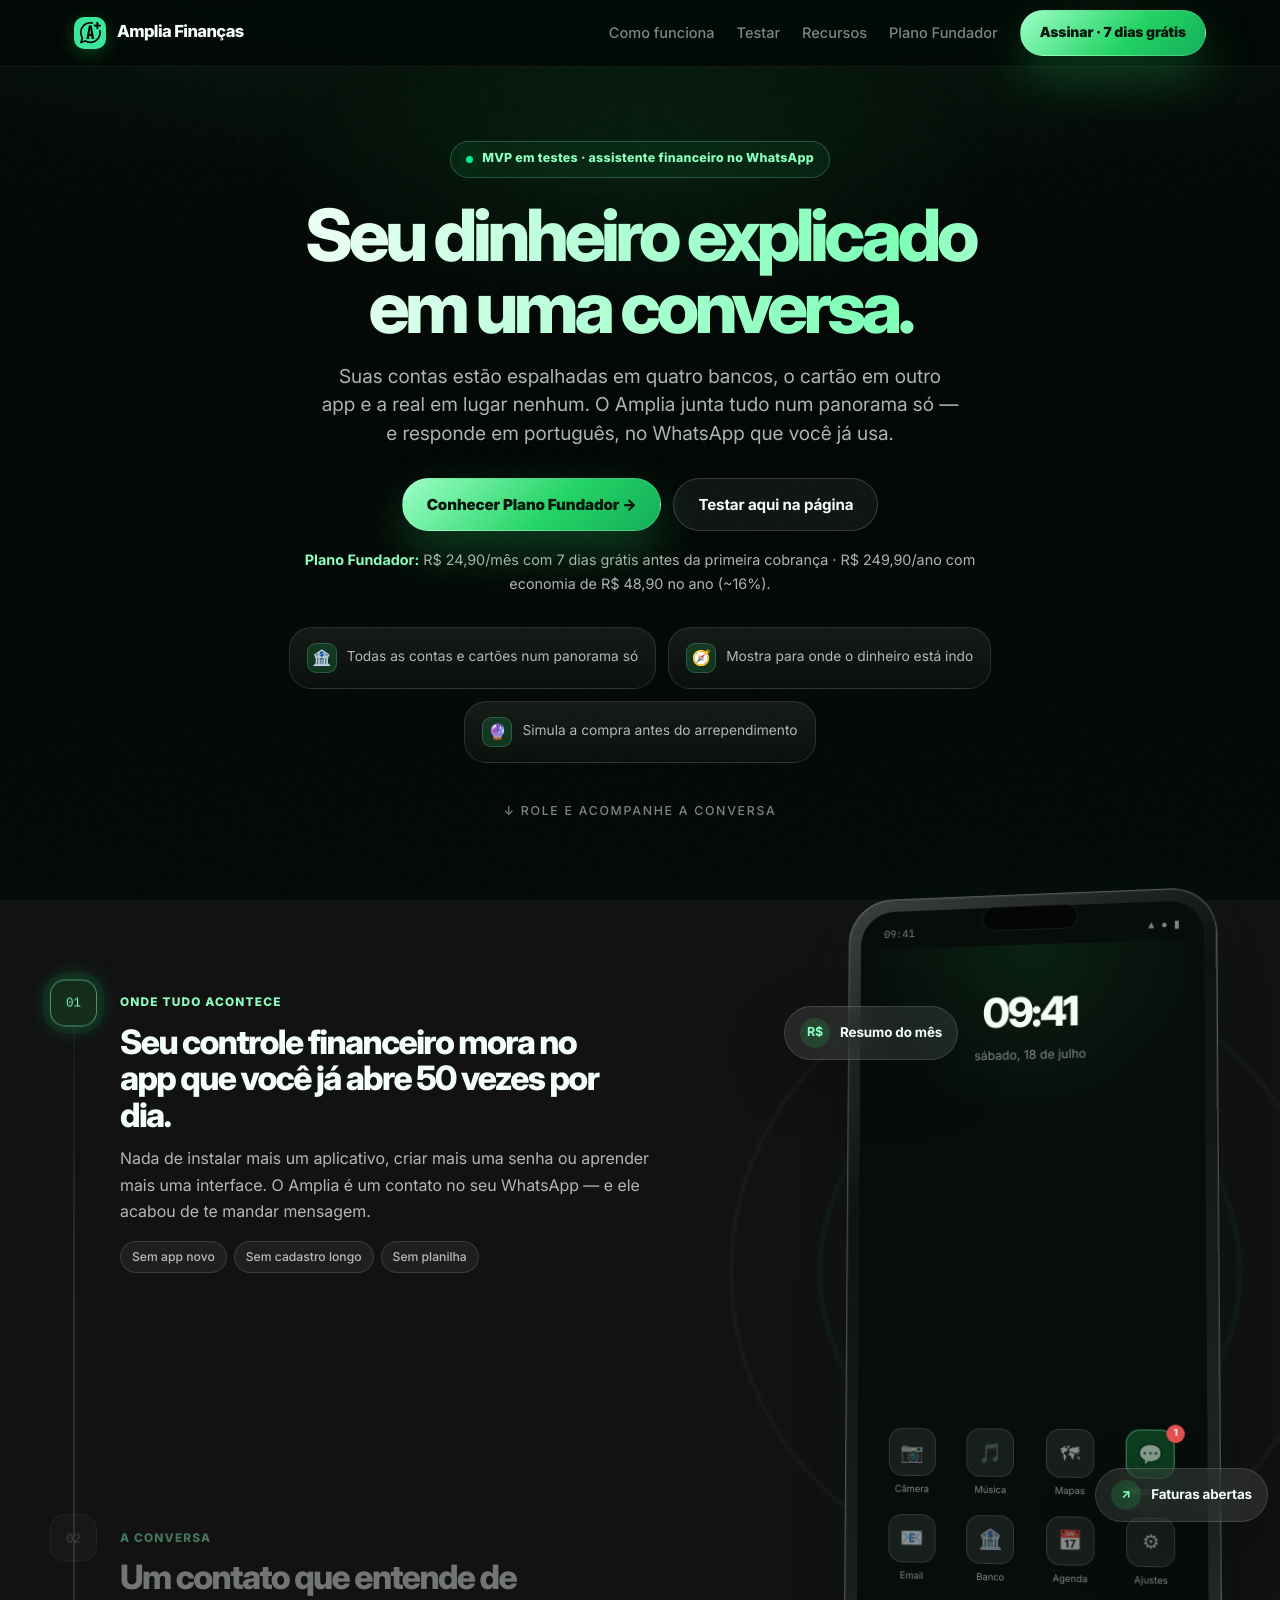
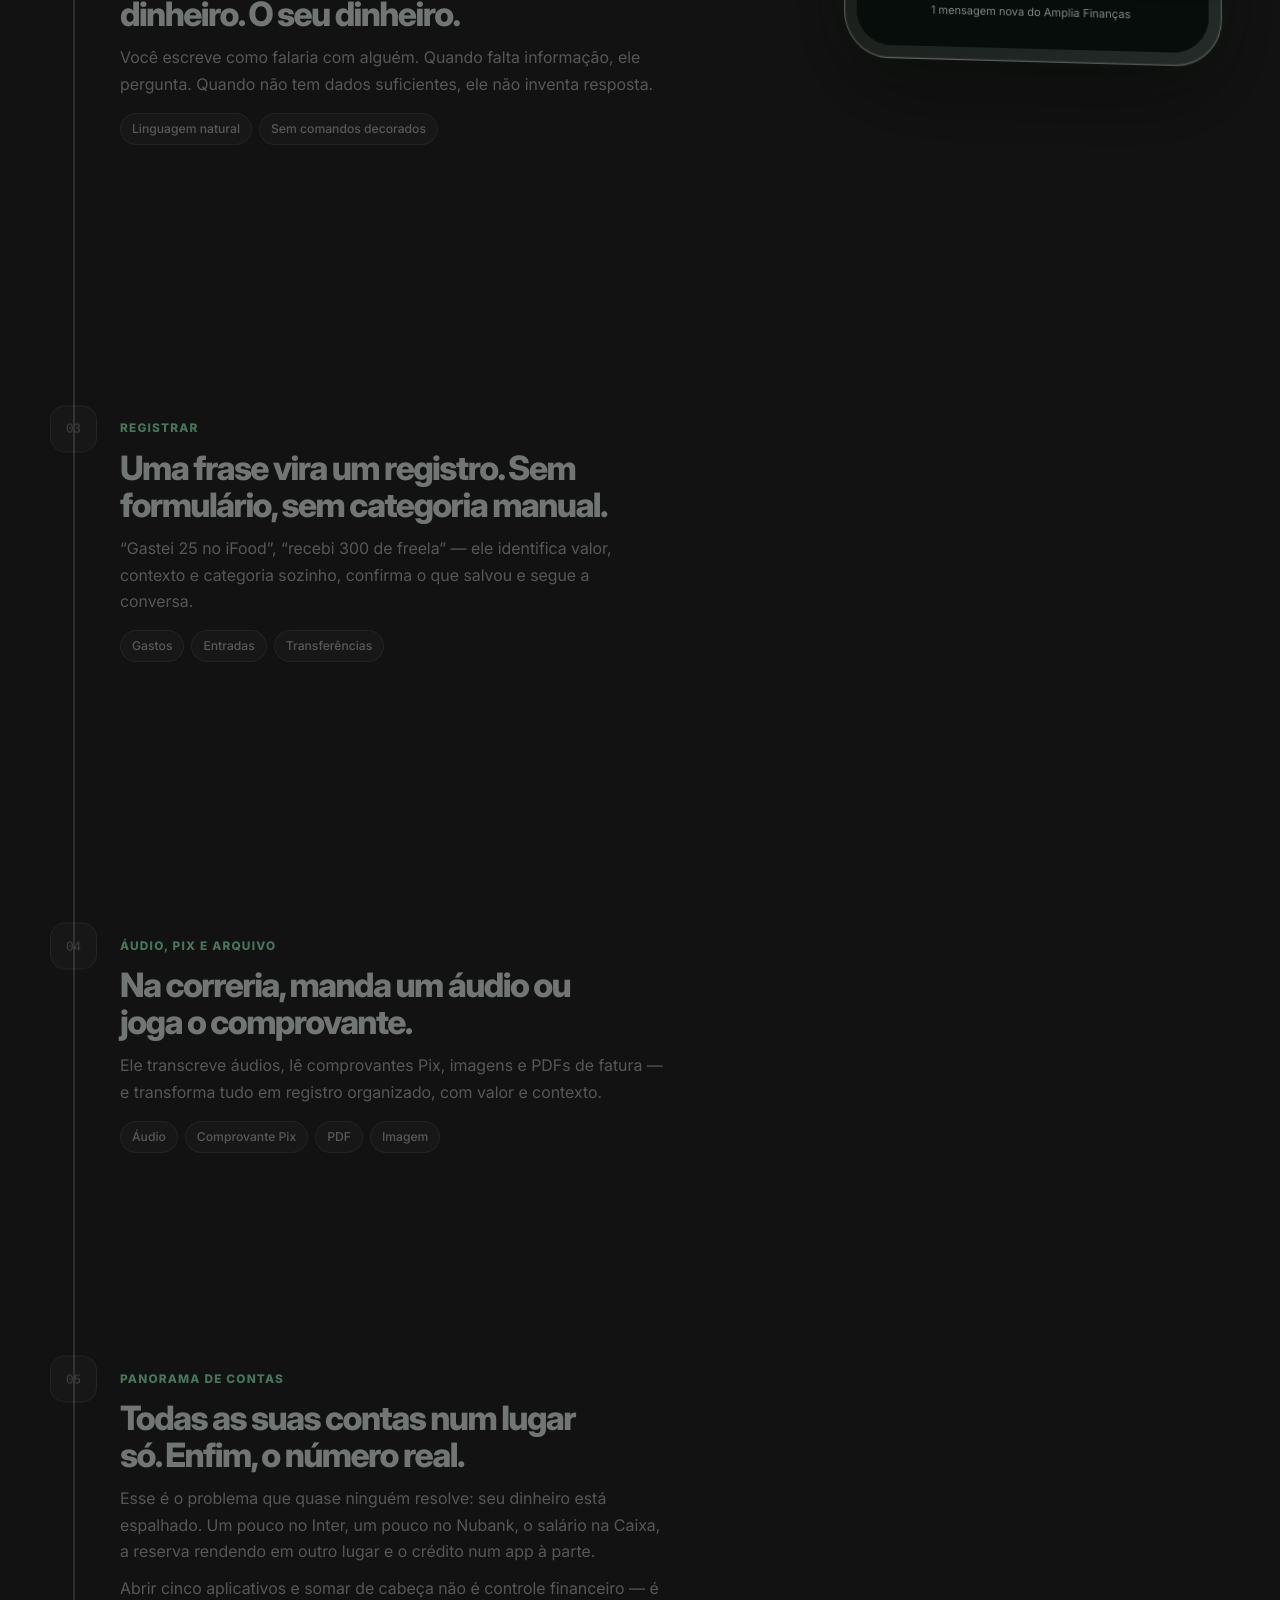
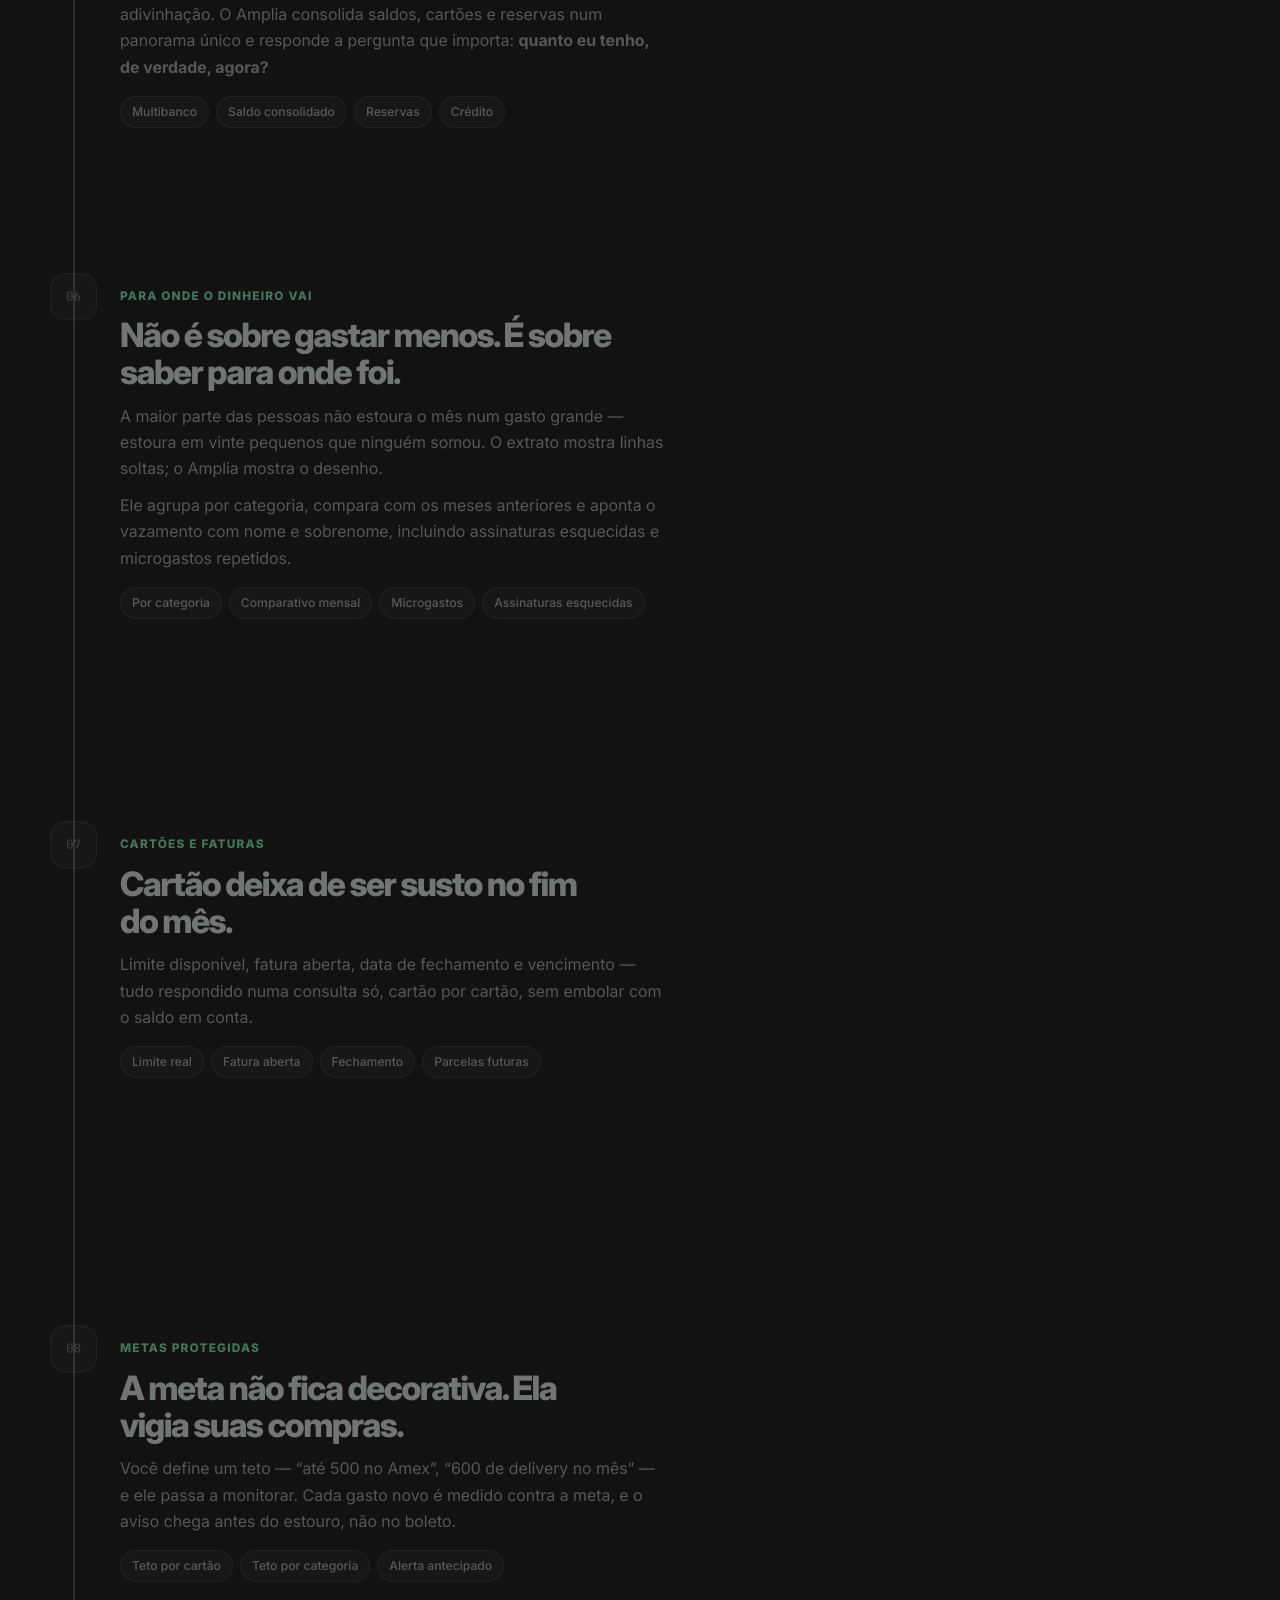
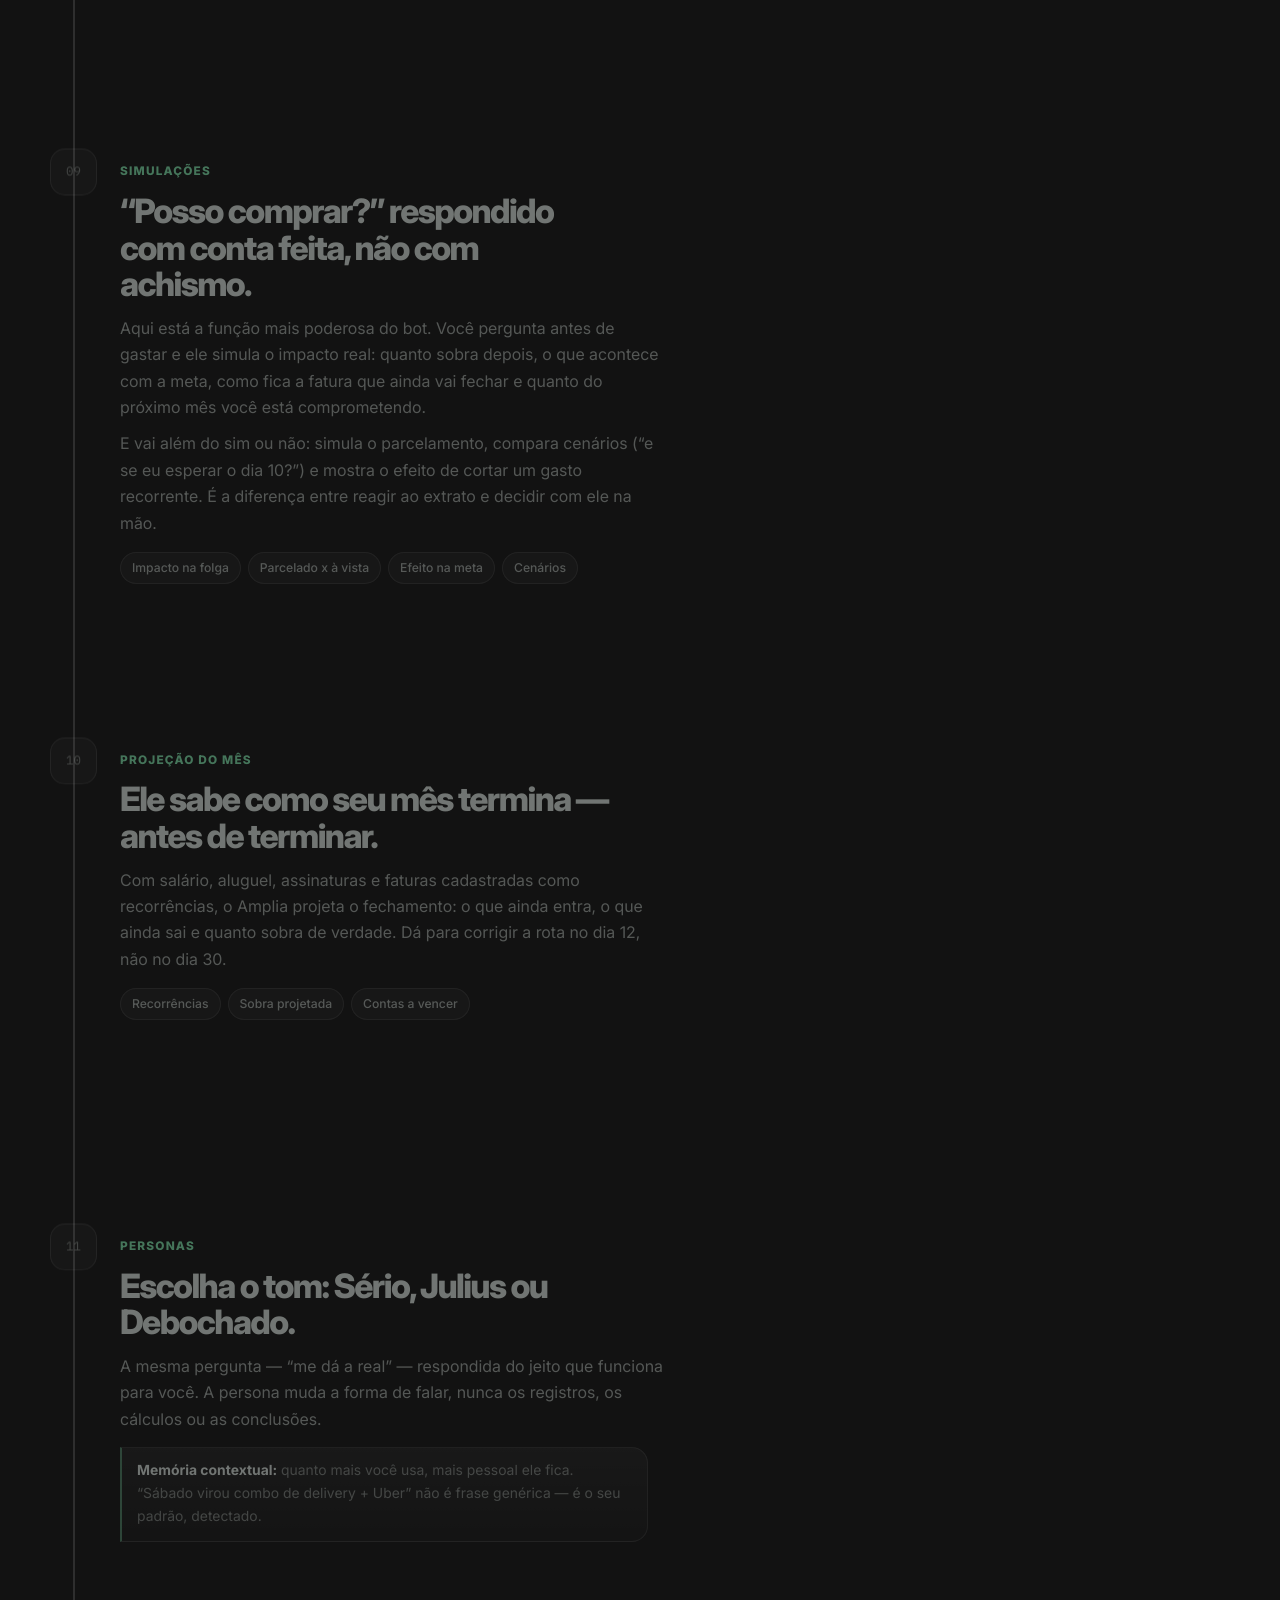
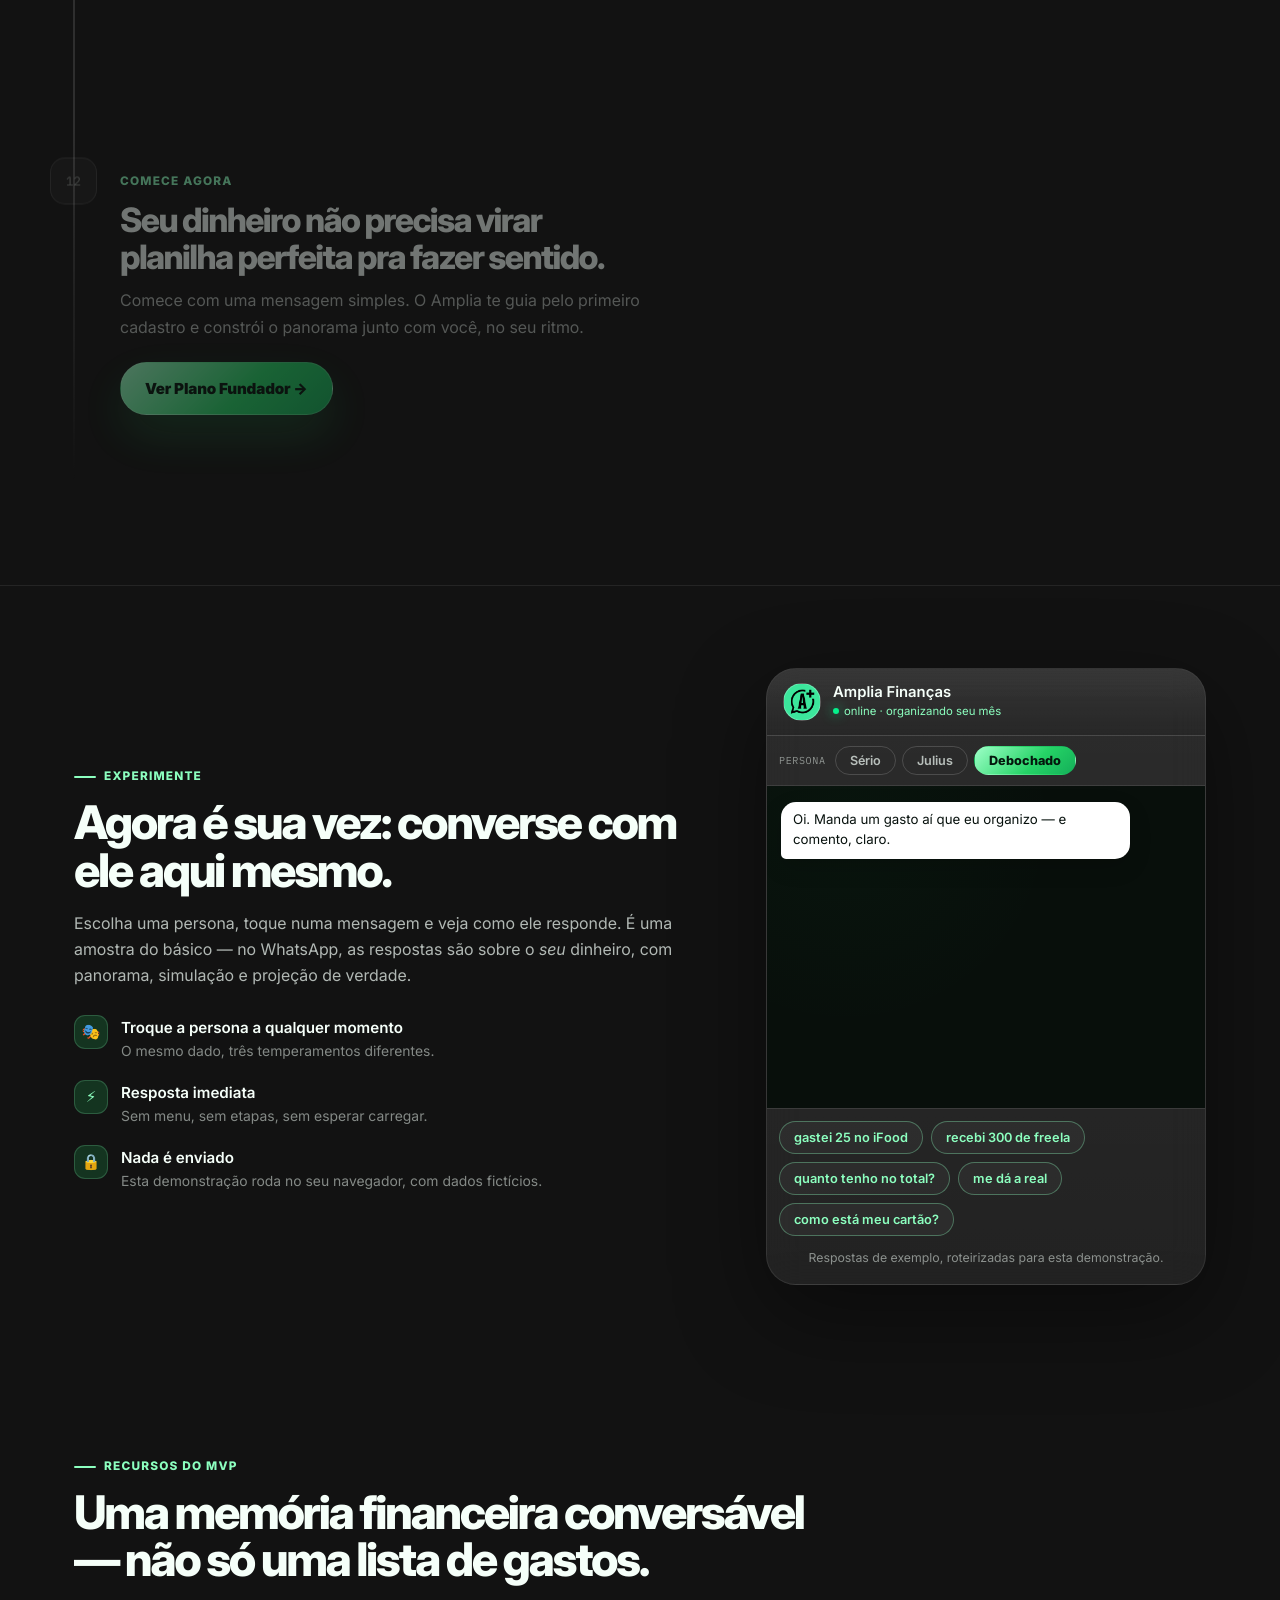
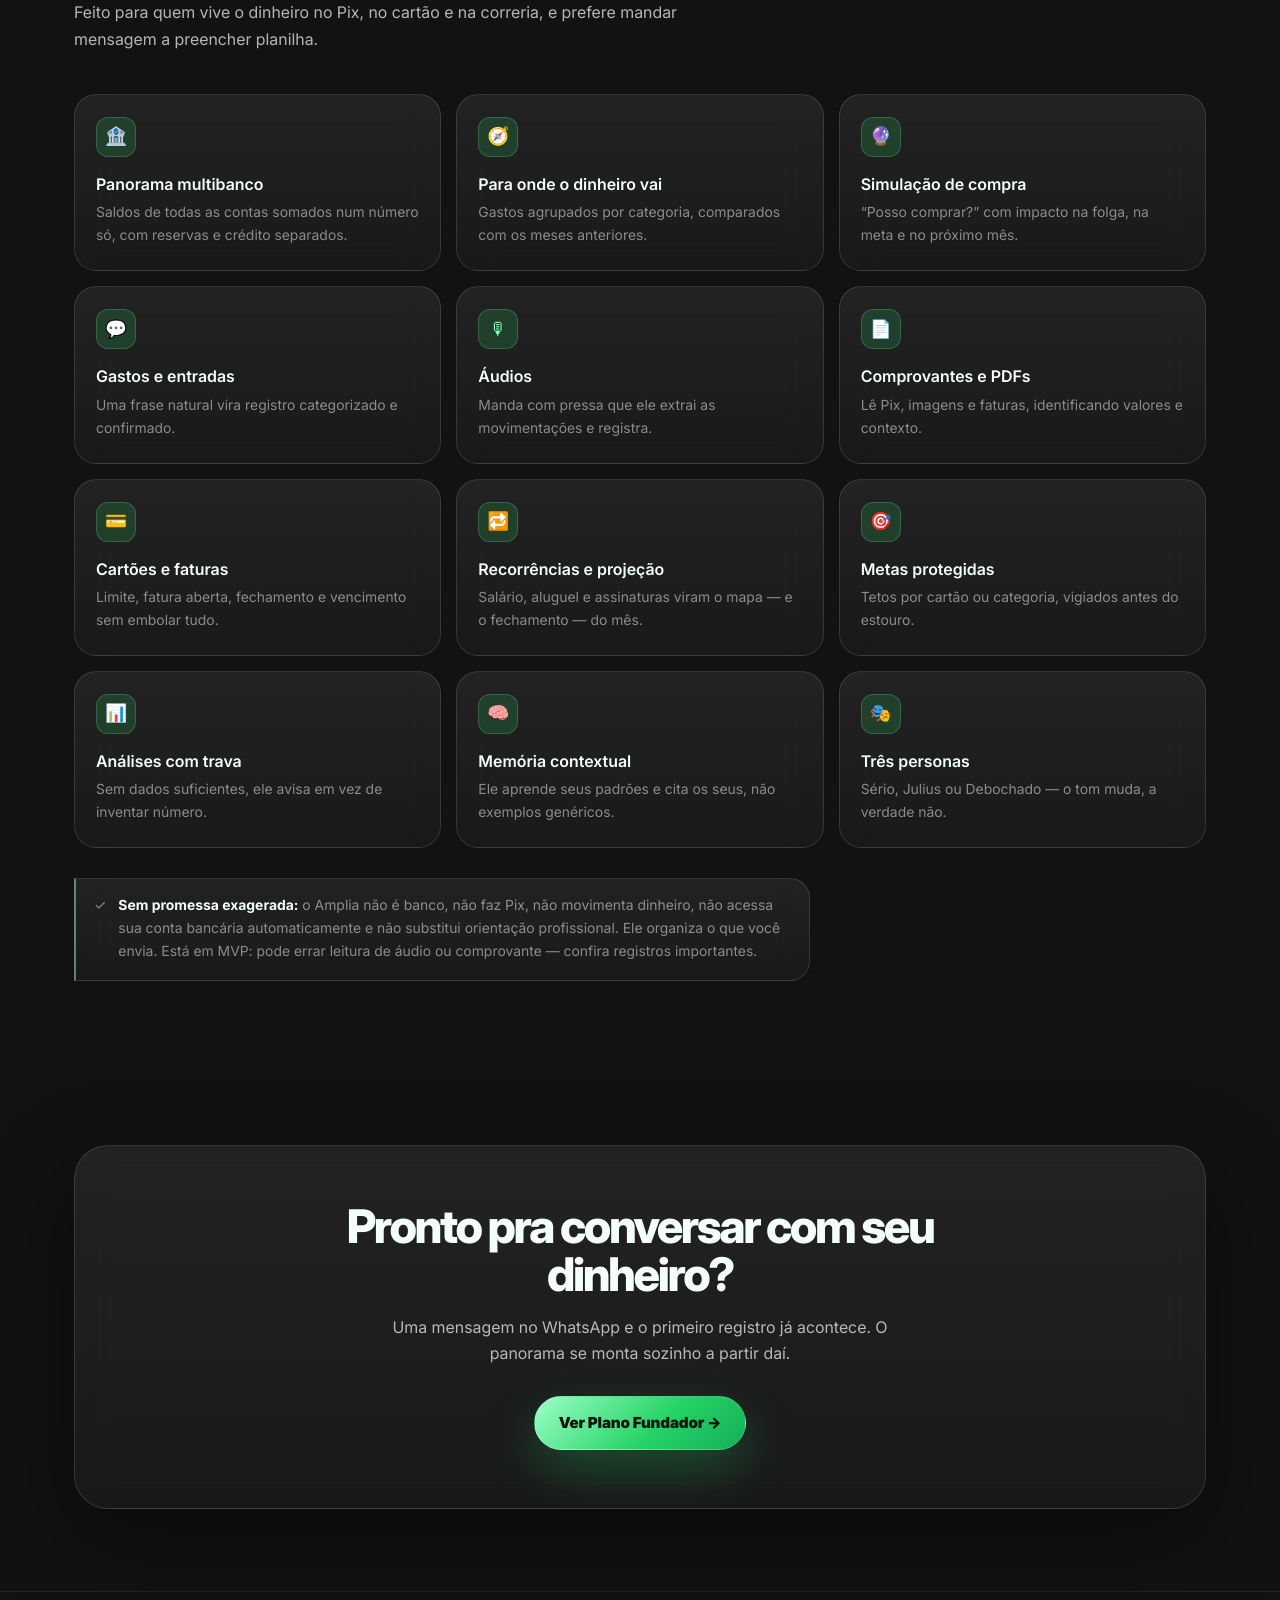
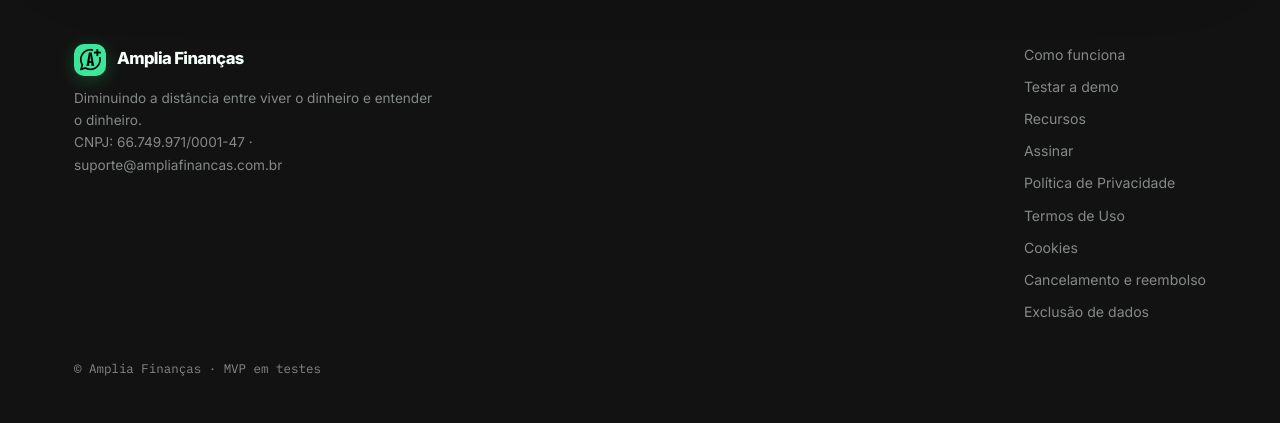
<file: index.html>
<!DOCTYPE html>
<html lang="pt-BR">
<head>
<meta charset="UTF-8">
<meta name="viewport" content="width=device-width, initial-scale=1.0">
<title>Amplia Finanças — Seu dinheiro explicado no WhatsApp</title>
<meta name="description" content="Assistente financeiro no WhatsApp: junta suas contas num panorama só, mostra para onde o dinheiro vai e registra gastos por texto, áudio ou comprovante.">
<link rel="canonical" href="https://ampliafinancas.com.br/">
<meta name="robots" content="index,follow,max-image-preview:large,max-snippet:-1,max-video-preview:-1">
<meta name="theme-color" content="#07110d">
<meta name="color-scheme" content="dark">
<meta name="author" content="Amplia Finanças">
<meta name="format-detection" content="telephone=no">

<!-- ============ OPEN GRAPH (preview em WhatsApp, LinkedIn, Facebook) ============ -->
<meta property="og:type" content="website">
<meta property="og:site_name" content="Amplia Finanças">
<meta property="og:locale" content="pt_BR">
<meta property="og:url" content="https://ampliafinancas.com.br/">
<meta property="og:title" content="Amplia Finanças — Seu dinheiro explicado em uma conversa">
<meta property="og:description" content="Assistente financeiro no WhatsApp: junta suas contas num panorama só, mostra para onde o dinheiro vai e registra gastos por texto, áudio ou comprovante.">
<meta property="og:image" content="https://ampliafinancas.com.br/og-image.png">
<meta property="og:image:secure_url" content="https://ampliafinancas.com.br/og-image.png">
<meta property="og:image:type" content="image/png">
<meta property="og:image:width" content="1200">
<meta property="og:image:height" content="630">
<meta property="og:image:alt" content="Amplia Finanças — seu dinheiro explicado em uma conversa">

<!-- ============ TWITTER / X ============ -->
<meta name="twitter:card" content="summary_large_image">
<meta name="twitter:title" content="Amplia Finanças — Seu dinheiro explicado em uma conversa">
<meta name="twitter:description" content="Assistente financeiro no WhatsApp: junta suas contas num panorama só e registra gastos por texto, áudio ou comprovante.">
<meta name="twitter:image" content="https://ampliafinancas.com.br/og-image.png">
<meta name="twitter:image:alt" content="Amplia Finanças — seu dinheiro explicado em uma conversa">

<!-- ============ FAVICON / ÍCONES ============ -->
<link rel="icon" href="/favicon.ico" sizes="any">
<link rel="icon" type="image/png" sizes="32x32" href="/favicon-32x32.png">
<link rel="icon" type="image/png" sizes="16x16" href="/favicon-16x16.png">
<link rel="apple-touch-icon" sizes="180x180" href="/apple-touch-icon.png">
<link rel="manifest" href="/site.webmanifest">

<!-- ============ GOOGLE SEARCH CONSOLE ============ -->
<!-- TROCAR: cole aqui o código do método "Tag HTML" em search.google.com/search-console -->
<meta name="google-site-verification" content="COLE_SEU_CODIGO_AQUI">

<!-- ============ JSON-LD ============ -->
<script type="application/ld+json">
{
  "@context": "https://schema.org",
  "@graph": [
    {
      "@type": "Organization",
      "@id": "https://ampliafinancas.com.br/#organizacao",
      "name": "Amplia Finanças",
      "url": "https://ampliafinancas.com.br/",
      "taxID": "66.749.971/0001-47",
      "logo": {
        "@type": "ImageObject",
        "url": "https://ampliafinancas.com.br/icon-512.png",
        "width": 512,
        "height": 512
      },
      "image": "https://ampliafinancas.com.br/og-image.png",
      "description": "Assistente financeiro pelo WhatsApp para organização de finanças pessoais e de micro-empreendedores.",
      "address": {
        "@type": "PostalAddress",
        "addressCountry": "BR"
      },
      "contactPoint": {
        "@type": "ContactPoint",
        "contactType": "customer support",
        "url": "https://wa.me/5541988851444",
        "availableLanguage": ["pt-BR"]
      }
    },
    {
      "@type": "WebSite",
      "@id": "https://ampliafinancas.com.br/#site",
      "url": "https://ampliafinancas.com.br/",
      "name": "Amplia Finanças",
      "inLanguage": "pt-BR",
      "publisher": { "@id": "https://ampliafinancas.com.br/#organizacao" }
    },
    {
      "@type": "WebPage",
      "@id": "https://ampliafinancas.com.br/#pagina",
      "url": "https://ampliafinancas.com.br/",
      "name": "Amplia Finanças — Seu dinheiro explicado no WhatsApp",
      "description": "Assistente financeiro no WhatsApp: junta suas contas num panorama só, mostra para onde o dinheiro vai e registra gastos por texto, áudio ou comprovante.",
      "inLanguage": "pt-BR",
      "isPartOf": { "@id": "https://ampliafinancas.com.br/#site" },
      "about": { "@id": "https://ampliafinancas.com.br/#app" },
      "primaryImageOfPage": "https://ampliafinancas.com.br/og-image.png"
    },
    {
      "@type": "SoftwareApplication",
      "@id": "https://ampliafinancas.com.br/#app",
      "name": "Amplia Finanças",
      "applicationCategory": "FinanceApplication",
      "applicationSubCategory": "Assistente financeiro conversacional",
      "operatingSystem": "WhatsApp (Android, iOS, Web)",
      "url": "https://ampliafinancas.com.br/",
      "installUrl": "https://wa.me/5541988851444",
      "inLanguage": "pt-BR",
      "publisher": { "@id": "https://ampliafinancas.com.br/#organizacao" },
      "description": "Assistente financeiro que funciona dentro do WhatsApp. Registra gastos por texto, áudio, imagem ou comprovante, consolida contas e cartões num panorama único, acompanha metas e simula compras antes da decisão.",
      "screenshot": "https://ampliafinancas.com.br/og-image.png",
      "featureList": [
        "Registro de gastos por texto, áudio, imagem ou comprovante",
        "Panorama consolidado de contas e cartões",
        "Acompanhamento de para onde o dinheiro está indo",
        "Simulação de compra antes da decisão",
        "Metas que monitoram os gastos",
        "Projeção de como o mês termina",
        "Personas de atendimento: Sério, Julius e Debochado"
      ]
    }
  ]
}
</script>

<link rel="preconnect" href="https://fonts.googleapis.com">
<link rel="preconnect" href="https://fonts.gstatic.com" crossorigin>
<link href="https://fonts.googleapis.com/css2?family=Inter:wght@400;500;600;700;800;900&family=IBM+Plex+Mono:wght@500;600&display=swap" rel="stylesheet">
<style>
:root{
  --logo:url("[data-uri]");
  --bg:#07110d; --surface:#0d1c14; --surface-2:#122619;
  --line:#1f3b2a; --line-soft:#16301f;
  --ink:#eef7f1; --ink-2:#c8ddd0; --muted:#8aa596;
  --green:#3de394; --green-2:#26c97c; --green-dim:#1c9c5f; --green-ink:#032013;
  --bubble-user:#154f33; --bubble-bot:#14261c;
  --warn:#f0b23c;
  --display:Inter,system-ui,sans-serif;
  --body:"Inter",system-ui,sans-serif;
  --mono:"IBM Plex Mono",ui-monospace,monospace;
  --nav-h:66px;
}
*{margin:0;padding:0;box-sizing:border-box}
.logo{background-image:var(--logo);background-size:cover;background-position:center;background-repeat:no-repeat}
html{scroll-behavior:smooth}
body{
  background:var(--bg);color:var(--ink);font-family:var(--body);
  font-size:16px;line-height:1.65;-webkit-font-smoothing:antialiased;
  background-image:
    radial-gradient(60% 40% at 80% 0%,rgba(61,227,148,.07),transparent 65%),
    radial-gradient(50% 35% at 0% 30%,rgba(61,227,148,.04),transparent 60%);
  background-attachment:fixed;
}
::selection{background:var(--green);color:var(--green-ink)}
a{color:inherit}
img{max-width:100%;display:block}
.wrap{max-width:1180px;margin:0 auto;padding:0 24px}

/* ============ BOTÕES ============ */
.btn{
  display:inline-flex;align-items:center;justify-content:center;gap:9px;
  text-decoration:none;font-family:var(--body);font-weight:700;font-size:.95rem;
  padding:13px 24px;border-radius:999px;cursor:pointer;border:none;
  position:relative;z-index:1;isolation:isolate;
  transition:transform .16s,box-shadow .16s,background .16s;
}
.btn-primary{background:#32db8d;color:var(--green-ink);box-shadow:0 3px 14px rgba(0,0,0,.3)}
.btn-primary:hover{background:#4aeda0;transform:translateY(-2px);box-shadow:0 10px 28px rgba(61,227,148,.34)}
.btn-ghost{border:1px solid var(--line);color:var(--ink-2);background:transparent;font-weight:600}
.btn-ghost:hover{border-color:var(--green-dim);color:var(--green)}
.btn-sm{padding:10px 19px;font-size:.87rem}

/* ============ NAV ============ */
.nav{position:sticky;top:0;z-index:60;background:rgba(7,17,13,.95);backdrop-filter:blur(12px);border-bottom:1px solid var(--line-soft)}
.nav-inner{display:flex;align-items:center;justify-content:space-between;height:var(--nav-h)}
.brand{display:flex;align-items:center;gap:11px;text-decoration:none;font-family:var(--display);font-weight:700;font-size:1.04rem;letter-spacing:-.015em}
.brand img{width:32px;height:32px;border-radius:9px;box-shadow:0 3px 14px rgba(61,227,148,.22)}
.nav-links{display:flex;gap:22px;align-items:center}
/* :not(.btn) — sem isso o botão herdava a cor apagada dos links */
.nav-links a:not(.btn){color:var(--muted);text-decoration:none;font-size:.91rem;font-weight:500;transition:color .15s}
.nav-links a:not(.btn):hover{color:var(--ink)}
@media(max-width:820px){.nav-links a:not(.btn){display:none}}

/* ============ HERO ============ */
.hero{padding:74px 0 26px;text-align:center;position:relative;overflow:hidden}
.hero::after{content:"";position:absolute;left:50%;top:-40px;transform:translateX(-50%);width:min(760px,92vw);height:330px;border-radius:50%;background:radial-gradient(closest-side,rgba(61,227,148,.11),transparent);filter:blur(10px);pointer-events:none;z-index:-1}
.badge{display:inline-flex;align-items:center;gap:9px;font-size:.78rem;font-weight:600;color:var(--green);background:rgba(61,227,148,.09);border:1px solid rgba(61,227,148,.28);padding:7px 15px;border-radius:999px;margin-bottom:22px}
.badge .pulse{width:7px;height:7px;border-radius:50%;background:var(--green);animation:pulse 2.2s infinite}
@keyframes pulse{0%{box-shadow:0 0 0 0 rgba(61,227,148,.55)}70%{box-shadow:0 0 0 9px rgba(61,227,148,0)}100%{box-shadow:0 0 0 0 rgba(61,227,148,0)}}
h1{font-family:var(--display);font-weight:800;font-size:clamp(2.05rem,4.8vw,3.5rem);line-height:1.09;letter-spacing:-.03em;margin:0 auto 18px;max-width:21ch}
h1 em{font-style:normal;color:var(--green)}
.hero-sub{color:var(--ink-2);max-width:40rem;margin:0 auto 30px;font-size:1.04rem}
.hero-ctas{display:flex;gap:12px;justify-content:center;flex-wrap:wrap;margin-bottom:36px}
.trust{display:flex;gap:12px;justify-content:center;flex-wrap:wrap;max-width:54rem;margin:0 auto}
.trust-item{display:flex;align-items:center;gap:10px;background:rgba(13,28,20,.72);border:1px solid var(--line-soft);border-radius:14px;padding:12px 16px;font-size:.86rem;color:var(--ink-2);text-align:left}
.trust-item .ic{width:30px;height:30px;border-radius:9px;background:rgba(61,227,148,.12);display:grid;place-items:center;font-size:.95rem;flex:none}
.scroll-cue{font-size:.77rem;letter-spacing:.14em;text-transform:uppercase;color:var(--muted);margin-top:38px;font-weight:500;animation:cue 2.2s ease-in-out infinite}
@keyframes cue{0%,100%{opacity:.35;transform:translateY(0)}50%{opacity:.9;transform:translateY(5px)}}

/* ============ TOUR ============ */
.scrolly{display:grid;grid-template-columns:minmax(0,1fr) 400px;gap:70px;align-items:start;padding:34px 0 40px}
.steps{grid-column:1;grid-row:1;position:relative;padding-left:70px}
.steps::before{content:"";position:absolute;left:23px;top:60px;bottom:60px;width:2px;background:linear-gradient(180deg,transparent,var(--line) 6%,var(--line) 94%,transparent)}
.step{min-height:56vh;display:flex;flex-direction:column;justify-content:center;padding:5.5vh 0;opacity:.42;transition:opacity .4s ease}
.step.on{opacity:1}
.step-head{display:flex;align-items:center;gap:12px;margin-bottom:12px;position:relative}
.num{position:absolute;left:-70px;top:50%;transform:translateY(-50%);width:47px;height:47px;border-radius:15px;background:var(--surface);border:1px solid var(--line);display:grid;place-items:center;font-family:var(--mono);font-size:.78rem;color:var(--muted);transition:all .35s ease}
.step.on .num{border-color:var(--green);color:var(--green);background:rgba(61,227,148,.1);box-shadow:0 0 0 7px rgba(61,227,148,.05)}
.kicker{font-size:.79rem;font-weight:600;letter-spacing:.05em;text-transform:uppercase;color:var(--green)}
.step h2{font-family:var(--display);font-weight:700;font-size:clamp(1.32rem,2.4vw,1.78rem);letter-spacing:-.022em;line-height:1.28;margin-bottom:11px;max-width:26ch}
.step p{color:var(--ink-2);max-width:34rem;font-size:.97rem}
.step p + p{margin-top:10px}
.step .note{margin-top:15px;font-size:.87rem;color:var(--muted);background:var(--surface);border:1px solid var(--line-soft);border-left:2px solid var(--green-dim);border-radius:0 12px 12px 0;padding:12px 15px;max-width:33rem}
.step .note strong{color:var(--ink)}
.step-tags{display:flex;flex-wrap:wrap;gap:7px;margin-top:16px}
.step-tags span{font-size:.76rem;font-weight:500;color:var(--muted);border:1px solid var(--line-soft);background:rgba(18,38,25,.5);padding:5px 11px;border-radius:999px}
.step-media{display:none}

/* ============ CELULAR ============ */
.phone-wrap{grid-column:2;grid-row:1;position:sticky;top:calc(var(--nav-h) + 26px);height:calc(100vh - var(--nav-h) - 52px);display:flex;align-items:center;justify-content:center}
.phone{width:100%;max-width:376px;aspect-ratio:9/18.4;position:relative;background:#020806;border:1px solid #24432f;border-radius:44px;box-shadow:0 45px 110px rgba(0,0,0,.65),0 0 60px rgba(61,227,148,.06),inset 0 0 0 6px #0a1610,inset 0 1px 0 rgba(255,255,255,.06);overflow:hidden}
.notch{position:absolute;top:11px;left:50%;transform:translateX(-50%);width:98px;height:25px;background:#020806;border-radius:999px;z-index:12;border:1px solid #17291e}
.screen{position:absolute;inset:6px;border-radius:38px;overflow:hidden;background:var(--bg)}
.scene{position:absolute;inset:0;display:flex;flex-direction:column;opacity:0;pointer-events:none;transition:opacity .35s ease}
.scene.show{opacity:1}
.statusbar{display:flex;justify-content:space-between;align-items:center;padding:15px 24px 6px;font-family:var(--mono);font-size:.67rem;color:var(--muted);flex:none}
.home{flex:1;display:flex;flex-direction:column;padding:6px 20px 26px;background:radial-gradient(85% 45% at 50% 0%,rgba(61,227,148,.1),transparent 62%),var(--bg)}
.home-clock{font-family:var(--display);font-weight:800;font-size:2.6rem;letter-spacing:-.03em;text-align:center;margin-top:30px}
.home-date{text-align:center;color:var(--muted);font-size:.78rem;margin-bottom:auto}
.app-grid{display:grid;grid-template-columns:repeat(4,1fr);gap:16px 8px;margin-bottom:16px}
.app{display:flex;flex-direction:column;align-items:center;gap:6px;font-size:.59rem;color:var(--muted);text-align:center}
.app-icon{width:48px;height:48px;border-radius:14px;background:var(--surface-2);border:1px solid var(--line-soft);display:grid;place-items:center;font-size:1.2rem}
.app-wa{position:relative}
.app-wa .app-icon{background:#0f4028;border-color:var(--green-dim);animation:waPulse 1.9s ease-in-out infinite}
.app-wa .badge-n{position:absolute;top:-5px;right:2px;background:#e35050;color:#fff;font-size:.6rem;font-weight:700;width:18px;height:18px;border-radius:50%;display:grid;place-items:center}
@keyframes waPulse{0%,100%{box-shadow:0 0 0 0 rgba(61,227,148,.4)}50%{box-shadow:0 0 0 11px rgba(61,227,148,0)}}
.home-hint{text-align:center;font-size:.69rem;color:var(--muted)}
.wa-head{display:flex;align-items:center;gap:11px;padding:9px 15px;border-bottom:1px solid var(--line-soft);background:linear-gradient(180deg,rgba(61,227,148,.07),rgba(61,227,148,.02));flex:none}
.wa-back{color:var(--muted);font-size:1.15rem}
.wa-head img{width:38px;height:38px;border-radius:50%;border:1px solid var(--line)}
.wa-head-txt b{font-size:.9rem;font-weight:600;display:block;line-height:1.2}
.status{font-size:.71rem;color:var(--green);display:flex;align-items:center;gap:5px}
.status::before{content:"";width:6px;height:6px;border-radius:50%;background:var(--green)}
.chat{flex:1;overflow-y:auto;overscroll-behavior:contain;pointer-events:none;padding:14px 11px 22px;display:flex;flex-direction:column;gap:8px;background:radial-gradient(circle at 15% 15%,rgba(61,227,148,.04),transparent 45%),var(--bg);scrollbar-width:none}
.chat::-webkit-scrollbar{display:none}
.convo{display:flex;flex-direction:column;gap:8px;flex:none}
.wa-input{flex:none;display:flex;gap:8px;padding:10px 12px;border-top:1px solid var(--line-soft);background:var(--surface)}
.wa-input .field{flex:1;background:var(--surface-2);border:1px solid var(--line-soft);border-radius:999px;padding:9px 15px;font-size:.79rem;color:var(--muted)}
.wa-input .send{width:37px;height:37px;border-radius:50%;background:var(--green);color:var(--green-ink);display:grid;place-items:center;font-size:.9rem;flex:none}
.scene-cta{flex:1;display:flex;flex-direction:column;align-items:center;justify-content:center;gap:15px;padding:28px;text-align:center;background:radial-gradient(70% 45% at 50% 100%,rgba(61,227,148,.16),transparent 65%),var(--bg)}
.scene-cta img{width:104px;height:104px;border-radius:26px;box-shadow:0 18px 50px rgba(61,227,148,.3)}
.scene-cta b{font-family:var(--display);font-weight:700;font-size:1.1rem;line-height:1.3;max-width:16ch}
.scene-cta p{font-size:.78rem;color:var(--muted);max-width:24ch}

/* ============ BOLHAS / CARTÕES ============ */
.contact-card{align-self:center;text-align:center;padding:17px 22px;background:var(--surface);border:1px solid var(--line-soft);border-radius:18px}
.contact-card img{width:78px;height:78px;border-radius:50%;margin:0 auto 10px;border:2px solid var(--green);box-shadow:0 6px 22px rgba(61,227,148,.2)}
.contact-card b{font-family:var(--display);font-weight:700;font-size:.97rem;display:block}
.contact-card span{font-size:.7rem;color:var(--muted);font-family:var(--mono)}
.msg{max-width:85%;padding:9px 12px;border-radius:15px;font-size:.83rem;line-height:1.45;flex:none}
.msg .money{font-family:var(--mono);font-size:.79rem;color:var(--green)}
.msg-bot{align-self:flex-start;background:var(--bubble-bot);border:1px solid var(--line-soft);border-bottom-left-radius:5px}
.msg-user{align-self:flex-end;background:var(--bubble-user);border-bottom-right-radius:5px}
.msg-sys{align-self:center;font-family:var(--mono);font-size:.63rem;color:var(--muted);background:var(--surface-2);padding:4px 12px;border-radius:999px;border:1px solid var(--line-soft);margin-top:8px}
.msg-audio{display:flex;align-items:center;gap:9px;min-width:172px}
.msg-audio .play{width:25px;height:25px;border-radius:50%;background:var(--green);color:var(--green-ink);display:grid;place-items:center;font-size:.65rem;flex:none}
.wave{display:flex;gap:2px;align-items:center;height:17px}
.wave i{width:3px;border-radius:2px;background:var(--muted)}
.msg-doc{display:flex;align-items:center;gap:10px}
.msg-doc .doc-ic{width:33px;height:33px;border-radius:9px;background:rgba(61,227,148,.14);display:grid;place-items:center;font-size:1rem;flex:none}
.msg-doc small{display:block;color:var(--muted);font-size:.66rem;font-family:var(--mono)}
.msg-card{max-width:93%;padding:0;overflow:hidden;background:var(--surface);border:1px solid var(--line)}
.mc-top{padding:11px 13px 9px;border-bottom:1px solid var(--line-soft);display:flex;justify-content:space-between;align-items:center;gap:8px}
.mc-top b{font-size:.74rem;font-weight:600;letter-spacing:.04em;text-transform:uppercase;color:var(--muted)}
.mc-top .tag{font-size:.65rem;font-family:var(--mono);color:var(--green);background:rgba(61,227,148,.1);border:1px solid rgba(61,227,148,.25);padding:2px 8px;border-radius:999px;white-space:nowrap}
.mc-body{padding:11px 13px 13px;display:flex;flex-direction:column;gap:8px}
.row{display:flex;justify-content:space-between;align-items:center;font-size:.78rem;gap:8px}
.row .lbl{display:flex;align-items:center;gap:7px;color:var(--ink-2);min-width:0}
.row .dot{width:8px;height:8px;border-radius:3px;flex:none}
.row .val{font-family:var(--mono);font-size:.76rem;color:var(--ink);white-space:nowrap}
.mc-total{display:flex;justify-content:space-between;align-items:baseline;border-top:1px dashed var(--line);padding-top:9px;margin-top:2px}
.mc-total span{font-size:.74rem;color:var(--muted)}
.mc-total b{font-family:var(--mono);font-size:1rem;color:var(--green)}
.bar{display:flex;flex-direction:column;gap:4px}
.bar .bt{display:flex;justify-content:space-between;font-size:.74rem;color:var(--ink-2);gap:8px}
.bar .bt em{font-style:normal;font-family:var(--mono);color:var(--muted);font-size:.71rem;white-space:nowrap}
.track{height:6px;border-radius:99px;background:rgba(255,255,255,.05);overflow:hidden}
.fill{height:100%;border-radius:99px;background:linear-gradient(90deg,var(--green-dim),var(--green))}
.fill.warn{background:linear-gradient(90deg,#b8811f,var(--warn))}
.verdict{display:flex;align-items:center;gap:9px;padding:9px 11px;border-radius:11px;background:rgba(240,178,60,.09);border:1px solid rgba(240,178,60,.25);font-size:.78rem;color:#f5cf90}
.verdict.ok{background:rgba(61,227,148,.09);border-color:rgba(61,227,148,.25);color:#a9f0cd}
.delta{font-family:var(--mono);font-size:.76rem;white-space:nowrap}
.delta s{color:var(--muted);text-decoration:none;opacity:.7}
.delta b{color:var(--warn);font-weight:500}

/* ============ SEÇÕES ============ */
section{padding:82px 0}
.sec-head{margin-bottom:42px}
.sec-kicker{display:inline-flex;align-items:center;gap:8px;font-size:.79rem;font-weight:600;letter-spacing:.05em;text-transform:uppercase;color:var(--green);margin-bottom:13px}
.sec-kicker::before{content:"";width:22px;height:2px;background:var(--green);border-radius:2px}
h2.big{font-family:var(--display);font-weight:700;font-size:clamp(1.55rem,3.1vw,2.25rem);letter-spacing:-.025em;line-height:1.18;margin-bottom:14px;max-width:24ch}
.sec-sub{color:var(--ink-2);max-width:38rem}
.demo-sec{border-top:1px solid var(--line-soft)}
.demo-grid{display:grid;grid-template-columns:1fr 440px;gap:56px;align-items:center}
.demo-points{display:flex;flex-direction:column;gap:16px;margin-top:26px}
.dp{display:flex;gap:13px;align-items:flex-start}
.dp .ic{width:34px;height:34px;border-radius:11px;background:rgba(61,227,148,.1);border:1px solid rgba(61,227,148,.2);display:grid;place-items:center;font-size:.95rem;flex:none}
.dp b{display:block;font-size:.95rem;font-weight:600;margin-bottom:1px}
.dp p{font-size:.87rem;color:var(--muted)}
.demo-card{background:linear-gradient(180deg,var(--surface-2),var(--surface));border:1px solid var(--line);border-radius:26px;box-shadow:0 30px 80px rgba(0,0,0,.5),0 0 50px rgba(61,227,148,.05);overflow:hidden}
.demo-head{display:flex;align-items:center;gap:12px;padding:14px 16px;border-bottom:1px solid var(--line-soft);background:linear-gradient(180deg,rgba(61,227,148,.06),transparent)}
.demo-head img{width:38px;height:38px;border-radius:50%;border:1px solid var(--line)}
.demo-head b{font-size:.93rem;font-weight:600;display:block;line-height:1.2}
.personas{display:flex;gap:6px;padding:10px 12px;border-bottom:1px solid var(--line-soft);background:var(--surface);overflow-x:auto;scrollbar-width:none}
.personas::-webkit-scrollbar{display:none}
.persona-label{font-family:var(--mono);font-size:.63rem;letter-spacing:.06em;text-transform:uppercase;color:var(--muted);align-self:center;white-space:nowrap;margin-right:3px}
.persona-btn{font-family:var(--body);font-size:.79rem;font-weight:600;padding:6px 14px;border-radius:999px;white-space:nowrap;background:transparent;border:1px solid var(--line);color:var(--muted);cursor:pointer;transition:all .15s}
.persona-btn:hover{color:var(--ink)}
.persona-btn.active{background:var(--green);border-color:var(--green);color:var(--green-ink)}
.demo-chat{height:322px;overflow-y:auto;padding:16px 14px;display:flex;flex-direction:column;gap:8px;background:radial-gradient(circle at 20% 25%,rgba(61,227,148,.04),transparent 42%),var(--bg);scroll-behavior:smooth}
.demo-chat .msg{animation:pop .26s ease both}
@keyframes pop{from{opacity:0;transform:translateY(9px)}to{opacity:1;transform:none}}
.typing{align-self:flex-start;background:var(--bubble-bot);border:1px solid var(--line-soft);border-radius:15px;border-bottom-left-radius:5px;padding:12px 16px;display:flex;gap:5px}
.typing i{width:6px;height:6px;border-radius:50%;background:var(--muted);animation:blink 1.2s infinite}
.typing i:nth-child(2){animation-delay:.2s}
.typing i:nth-child(3){animation-delay:.4s}
@keyframes blink{0%,60%,100%{opacity:.25}30%{opacity:1}}
.chips{padding:12px;border-top:1px solid var(--line-soft);display:flex;flex-wrap:wrap;gap:8px;background:var(--surface)}
.chip{font-family:var(--body);font-size:.8rem;font-weight:500;padding:8px 14px;border-radius:999px;cursor:pointer;background:transparent;border:1px solid var(--green-dim);color:var(--green);transition:all .15s}
.chip:hover:not(:disabled){background:rgba(61,227,148,.12);transform:translateY(-1px)}
.chip:disabled{opacity:.38;cursor:default}
.demo-hint{text-align:center;font-size:.77rem;color:var(--muted);padding:0 12px 15px;background:var(--surface)}
.features{display:grid;grid-template-columns:repeat(3,1fr);gap:15px}
.feature{background:linear-gradient(180deg,var(--surface),rgba(13,28,20,.6));border:1px solid var(--line-soft);border-radius:18px;padding:22px 21px;transition:border-color .22s,transform .22s,box-shadow .22s}
.feature:hover{border-color:var(--green-dim);transform:translateY(-3px);box-shadow:0 14px 40px rgba(0,0,0,.35)}
.feature .ic{width:40px;height:40px;border-radius:12px;background:rgba(61,227,148,.1);border:1px solid rgba(61,227,148,.18);display:grid;place-items:center;font-size:1.1rem;margin-bottom:14px}
.feature b{display:block;font-family:var(--display);font-weight:600;font-size:1rem;margin-bottom:5px}
.feature p{font-size:.87rem;color:var(--muted)}
.honesty{margin-top:30px;display:flex;gap:12px;align-items:flex-start;font-size:.87rem;color:var(--muted);background:var(--surface);border:1px solid var(--line-soft);border-left:2px solid var(--green-dim);border-radius:0 14px 14px 0;padding:16px 18px;max-width:46rem}
.honesty strong{color:var(--ink)}
.cta-final{background:linear-gradient(180deg,var(--surface-2),var(--surface));border:1px solid var(--line);border-radius:26px;padding:58px 28px;text-align:center;position:relative;overflow:hidden}
.cta-final::before{content:"";position:absolute;inset:auto -20% -70%;height:130%;background:radial-gradient(50% 50% at 50% 100%,rgba(61,227,148,.15),transparent 70%);pointer-events:none}
.cta-final h2{margin:0 auto 14px}
.cta-final p{color:var(--ink-2);max-width:34rem;margin:0 auto 30px;position:relative}
footer{border-top:1px solid var(--line-soft);padding:52px 0 44px}
.foot-grid{display:flex;justify-content:space-between;gap:28px;flex-wrap:wrap;margin-bottom:34px}
.foot-brand{max-width:23rem}
.foot-brand .brand{margin-bottom:12px}
.foot-brand p{font-size:.85rem;color:var(--muted)}
.foot-links{display:flex;flex-direction:column;gap:9px;font-size:.88rem}
.foot-links a{color:var(--muted);text-decoration:none;transition:color .15s}
.foot-links a:hover{color:var(--green)}
.legal details{border-top:1px solid var(--line-soft)}
.legal summary{cursor:pointer;padding:17px 0;font-weight:600;font-size:.92rem;list-style:none;display:flex;justify-content:space-between;align-items:center;color:var(--muted);transition:color .15s}
.legal summary::-webkit-details-marker{display:none}
.legal summary:hover{color:var(--ink)}
.legal summary::after{content:"+";font-family:var(--mono);color:var(--green)}
.legal details[open] summary::after{content:"–"}
.legal-body{padding:0 0 26px;font-size:.86rem;color:var(--muted)}
.legal-body h3{font-size:.9rem;color:var(--ink);margin:18px 0 6px;font-weight:600}
.legal-body p{margin-bottom:9px}
.copy{font-size:.78rem;color:var(--muted);margin-top:26px;font-family:var(--mono)}

/* ============ MOBILE: sem celular fixo, conversa dentro de cada ponto ============ */
@media(max-width:940px){
  .demo-grid{grid-template-columns:1fr;gap:32px}
  .features{grid-template-columns:repeat(2,1fr)}
  section{padding:60px 0}
  .hero{padding:52px 0 18px}
  .trust{flex-direction:column;align-items:stretch;max-width:26rem}
  .hero-ctas .btn{flex:1;min-width:220px}
  .scroll-cue{margin-top:28px}

  .scrolly{display:block;padding:18px 0 10px}
  .phone-wrap{display:none}          /* nada de celular sobreposto */
  .steps{padding-left:0}
  .steps::before{display:none}
  .step{min-height:0;padding:30px 0;opacity:1;border-bottom:1px solid var(--line-soft)}
  .step:last-child{border-bottom:none}
  .step-head{gap:11px}
  .num{position:static;transform:none;width:38px;height:38px;border-radius:12px;font-size:.72rem;border-color:var(--green);color:var(--green);background:rgba(61,227,148,.09)}
  .step h2{max-width:none;font-size:1.35rem}
  .step p{max-width:none}
  .step-media{display:block}

  .mini{margin-top:20px;border:1px solid var(--line);border-radius:20px;overflow:hidden;background:var(--surface);box-shadow:0 16px 44px rgba(0,0,0,.4)}
  .mini-head{display:flex;align-items:center;gap:10px;padding:10px 14px;border-bottom:1px solid var(--line-soft);background:linear-gradient(180deg,rgba(61,227,148,.08),transparent)}
  .mini-head img{width:30px;height:30px;border-radius:50%;border:1px solid var(--line)}
  .mini-head b{font-size:.84rem;font-weight:600;display:block;line-height:1.2}
  .mini-head .status{font-size:.66rem}
  .mini-body{padding:14px 12px;display:flex;flex-direction:column;gap:8px;background:radial-gradient(circle at 15% 10%,rgba(61,227,148,.04),transparent 45%),var(--bg)}
  .mini-body .msg{max-width:88%;font-size:.85rem}
  .mini-body .msg-card{max-width:96%}
  .mini-phone{margin:22px auto 0;width:238px;aspect-ratio:9/16.2;position:relative;background:#020806;border:1px solid #24432f;border-radius:34px;box-shadow:0 26px 60px rgba(0,0,0,.55),inset 0 0 0 5px #0a1610;overflow:hidden}
  .mini-phone .notch{width:72px;height:19px;top:9px}
  .mini-phone .screen{inset:5px;border-radius:29px}
  .mini-phone .scene{opacity:1}
  .mini-phone .home-clock{font-size:1.9rem;margin-top:20px}
  .mini-phone .app-icon{width:42px;height:42px;font-size:1rem}
  .mini-phone .app{font-size:.54rem}
  .mini-phone .app-grid{gap:13px 5px}
  .mini-phone .statusbar{padding:11px 16px 4px;font-size:.6rem}
}
@media(max-width:620px){
  .features{grid-template-columns:1fr}
  .wrap{padding:0 18px}
  h1{font-size:2rem}
  .step h2{font-size:1.26rem}
}
@media(prefers-reduced-motion:reduce){
  *,*::before,*::after{animation:none!important;transition:none!important}
  html{scroll-behavior:auto}
}

/* ==================================================================
   IDENTIDADE VISUAL — paleta, vidro, grade, tipografia e balões
   (só aparência; estrutura e conteúdo do site permanecem os mesmos)
   ================================================================== */
:root{
  --bg:#050a07; --bg-2:#07110d;
  --surface:rgba(255,255,255,.055);
  --surface-2:rgba(255,255,255,.09);
  --line:rgba(255,255,255,.13);
  --line-soft:rgba(255,255,255,.08);
  --ink:#f5fff9;
  --ink-2:rgba(245,255,249,.7);
  --muted:rgba(245,255,249,.5);
  --green:#25d366; --mint:#8cffbf; --glow:#05f08b;
  --cyan:#82f7ff; --yellow:#ffd166;
  --display:Inter,ui-sans-serif,system-ui,-apple-system,"Segoe UI",sans-serif;
  --body:Inter,ui-sans-serif,system-ui,-apple-system,"Segoe UI",sans-serif;
  --ease:cubic-bezier(.2,.8,.2,1);
  --shadow:0 30px 90px rgba(0,0,0,.42);
}
body{
  background:
    radial-gradient(circle at 50% -20%, rgba(37,211,102,.26), transparent 34rem),
    radial-gradient(circle at 4% 30%, rgba(130,247,255,.10), transparent 28rem),
    radial-gradient(circle at 98% 20%, rgba(37,211,102,.16), transparent 26rem),
    linear-gradient(180deg,#07110d 0%,#050a07 38%,#07110d 100%);
  background-attachment:fixed;
  text-rendering:geometricPrecision;
  overflow-x:hidden;
}
body::before{
  content:"";position:fixed;inset:0;pointer-events:none;z-index:-2;
  background-image:
    linear-gradient(rgba(255,255,255,.035) 1px,transparent 1px),
    linear-gradient(90deg,rgba(255,255,255,.035) 1px,transparent 1px);
  background-size:72px 72px;
  mask-image:radial-gradient(circle at 50% 22%,#000,transparent 78%);
  -webkit-mask-image:radial-gradient(circle at 50% 22%,#000,transparent 78%);
}
body::after{
  content:"";position:fixed;inset:0;pointer-events:none;z-index:-1;opacity:.07;
  background:url("data:image/svg+xml,%3Csvg viewBox='0 0 160 160' xmlns='http://www.w3.org/2000/svg'%3E%3Cfilter id='n'%3E%3CfeTurbulence type='fractalNoise' baseFrequency='.85' numOctaves='3'/%3E%3C/filter%3E%3Crect width='100%25' height='100%25' filter='url(%23n)'/%3E%3C/svg%3E");
}

/* ---------- tipografia ---------- */
h1{
  font-family:var(--display);font-weight:800;
  font-size:clamp(2.5rem,6vw,4.3rem);line-height:.99;letter-spacing:-.062em;
  max-width:19ch;
  background:linear-gradient(100deg,#ffffff 0%,#c9ffe0 38%,#7dffb6 72%,#ffffff 100%);
  -webkit-background-clip:text;background-clip:text;color:transparent;
}
h1 em{
  font-style:normal;display:inline-block;padding-right:.05em;
  background:linear-gradient(100deg,#8cffbf,#05f08b 55%,#c9ffe0);
  -webkit-background-clip:text;background-clip:text;color:transparent;
}
.hero-sub{font-size:clamp(1.02rem,1.5vw,1.22rem);color:var(--ink-2);line-height:1.5}
h2.big{font-family:var(--display);font-weight:800;font-size:clamp(1.85rem,3.9vw,2.9rem);line-height:1.03;letter-spacing:-.052em}
.step h2{font-family:var(--display);font-weight:800;font-size:clamp(1.5rem,2.8vw,2.1rem);line-height:1.09;letter-spacing:-.048em;max-width:22ch}
.step p{color:var(--ink-2);font-size:1rem}
.kicker,.sec-kicker{color:var(--mint);font-weight:800;letter-spacing:.1em;font-size:.74rem}
.sec-kicker::before{background:var(--mint)}
.badge{
  background:rgba(37,211,102,.075);border:1px solid rgba(140,255,191,.24);
  color:var(--mint);font-weight:800;letter-spacing:.02em;
}
.badge .pulse{background:var(--glow);box-shadow:0 0 22px rgba(5,240,139,.9)}
.home-clock{font-family:var(--display);font-weight:800;letter-spacing:-.05em}

/* ---------- botões ---------- */
.btn{
  border:1px solid rgba(255,255,255,.16);font-weight:900;letter-spacing:-.01em;
  min-height:46px;overflow:hidden;
  transition:transform .25s var(--ease),box-shadow .25s var(--ease),border-color .25s var(--ease);
}
.btn-primary{
  background:linear-gradient(135deg,#9dffc7,#25d366 58%,#14af59);
  color:#04170d;box-shadow:0 20px 48px rgba(37,211,102,.27);
}
.btn-primary::after{
  content:"";position:absolute;inset:-80% -30%;z-index:-1;
  background:linear-gradient(90deg,transparent,rgba(255,255,255,.58),transparent);
  transform:translateX(-120%) rotate(18deg);transition:transform .7s var(--ease);
}
.btn-primary:hover{background:linear-gradient(135deg,#b4ffd6,#2ee070 58%,#17c064);transform:translateY(-2px);box-shadow:0 26px 62px rgba(37,211,102,.34)}
.btn-primary:hover::after{transform:translateX(120%) rotate(18deg)}
.btn-ghost{background:rgba(255,255,255,.055);border:1px solid rgba(255,255,255,.16);color:var(--ink);font-weight:700}
.btn-ghost:hover{border-color:rgba(140,255,191,.34);color:var(--mint);box-shadow:0 18px 50px rgba(0,0,0,.18)}

/* ---------- nav ---------- */
.nav{background:rgba(5,10,7,.72);backdrop-filter:blur(22px) saturate(140%);border-bottom:1px solid rgba(255,255,255,.08)}
.brand{font-family:var(--display);font-weight:800;letter-spacing:-.035em}
.brand img{border-radius:10px;box-shadow:0 4px 18px rgba(37,211,102,.28)}

/* ---------- superfícies de vidro ---------- */
.trust-item,.feature,.mini,.honesty,.step .note,.demo-card,.cta-final,.contact-card{
  background:linear-gradient(180deg,rgba(255,255,255,.075),rgba(255,255,255,.032));
  border:1px solid rgba(255,255,255,.12);
  backdrop-filter:blur(18px);
}
.trust-item{border-radius:22px;padding:15px 17px}
.feature{border-radius:22px}
.feature:hover{border-color:rgba(140,255,191,.32);box-shadow:0 22px 60px rgba(0,0,0,.3)}
.demo-card{border-radius:30px;box-shadow:var(--shadow)}
.mini{border-radius:26px;box-shadow:var(--shadow)}
.cta-final{border-radius:34px;box-shadow:var(--shadow)}
.honesty{border-left:2px solid rgba(140,255,191,.5);border-radius:0 20px 20px 0}
.step .note{border-left:2px solid rgba(140,255,191,.5);border-radius:0 16px 16px 0}
.trust-item .ic,.feature .ic,.dp .ic{background:rgba(37,211,102,.18);border:1px solid rgba(140,255,191,.2);color:var(--mint)}
.step-tags span{background:rgba(255,255,255,.06);border:1px solid rgba(255,255,255,.12);color:var(--ink-2)}
.num{background:rgba(255,255,255,.06);border:1px solid rgba(255,255,255,.14);backdrop-filter:blur(14px)}
.step.on .num{border-color:rgba(140,255,191,.5);color:var(--mint);background:rgba(37,211,102,.14);box-shadow:0 0 0 7px rgba(37,211,102,.07),0 0 26px rgba(5,240,139,.25)}
.steps::before{background:linear-gradient(180deg,transparent,rgba(255,255,255,.12) 6%,rgba(255,255,255,.12) 94%,transparent)}

/* ---------- celular: moldura de vidro + órbita + chips ---------- */
.phone-wrap{perspective:1400px}
.phone{
  padding:12px;border-radius:46px;
  background:linear-gradient(145deg,rgba(255,255,255,.26),rgba(255,255,255,.035) 32%,rgba(255,255,255,.16)),#07100c;
  border:1px solid rgba(255,255,255,.22);
  box-shadow:var(--shadow),0 0 70px rgba(37,211,102,.08),inset 0 0 0 1px rgba(255,255,255,.08);
  transform:rotateX(3deg) rotateY(-7deg);
  transition:transform .55s var(--ease);
}
.phone:hover{transform:rotateX(0deg) rotateY(-2deg) translateY(-4px)}
.screen{inset:12px;border-radius:35px;background:#08120d}
.notch{background:#030604;border:1px solid rgba(255,255,255,.08)}
.orbit{
  position:absolute;left:50%;top:50%;width:660px;height:660px;margin:-330px 0 0 -330px;
  border-radius:50%;pointer-events:none;z-index:0;
  background:
    radial-gradient(circle at 50% 50%,transparent 0 44%,rgba(37,211,102,.13) 45%,transparent 46%),
    radial-gradient(circle at 50% 50%,transparent 0 63%,rgba(130,247,255,.09) 64%,transparent 65%);
  animation:orbitSpin 26s linear infinite;
}
@keyframes orbitSpin{to{transform:rotate(360deg)}}
.fchip{
  position:absolute;z-index:5;display:flex;align-items:center;gap:10px;
  padding:11px 15px;border-radius:999px;white-space:nowrap;
  background:rgba(255,255,255,.09);border:1px solid rgba(255,255,255,.14);
  backdrop-filter:blur(22px);box-shadow:0 22px 60px rgba(0,0,0,.22);
  color:var(--ink);font-size:.84rem;font-weight:700;letter-spacing:-.01em;
  animation:floaty 6s ease-in-out infinite;
}
.fchip i{width:30px;height:30px;border-radius:50%;display:grid;place-items:center;font-style:normal;font-size:.78rem;background:rgba(37,211,102,.18);color:var(--mint)}
.fchip-a{left:-46px;top:16%}
.fchip-b{right:-38px;bottom:18%;animation-delay:-3s}
@keyframes floaty{0%,100%{transform:translateY(0)}50%{transform:translateY(-9px)}}
@media(max-width:1180px){.fchip{display:none}}

/* ---------- WhatsApp de verdade: balões claros ---------- */
.chat,.demo-chat,.mini-body{background:radial-gradient(circle at 18% 12%,rgba(37,211,102,.05),transparent 46%),#0b1610}
.msg{color:#07110d;border:none;box-shadow:0 8px 22px rgba(0,0,0,.16)}
.msg-bot{background:#ffffff;border:none;border-bottom-left-radius:5px}
.msg-user{background:#d9fdd3;border:none;border-bottom-right-radius:5px}
.msg .money{color:#0d8f4f;font-weight:600}
.msg-sys{background:rgba(255,255,255,.08);border:1px solid rgba(255,255,255,.12);color:var(--mint);box-shadow:none}
.msg-audio .play{background:#25d366;color:#fff}
.msg-audio .wave i{background:rgba(7,17,13,.32)}
.msg-doc .doc-ic{background:rgba(37,211,102,.16)}
.msg-doc small{color:rgba(7,17,13,.5)}
.typing{background:#fff;border:none;box-shadow:0 8px 22px rgba(0,0,0,.16)}
.typing i{background:rgba(7,17,13,.35)}
/* cartões dentro dos balões */
.msg-card{background:#fff;border:1px solid rgba(7,17,13,.08)}
.mc-top{border-bottom:1px solid rgba(7,17,13,.08)}
.mc-top b{color:rgba(7,17,13,.5)}
.mc-top .tag{color:#0d8f4f;background:rgba(37,211,102,.14);border:1px solid rgba(37,211,102,.3)}
.msg-card .row .lbl{color:#1d2c25}
.msg-card .row .val{color:#07110d}
.msg-card .bar .bt{color:#1d2c25}
.msg-card .bar .bt em{color:rgba(7,17,13,.55)}
.msg-card .track{background:rgba(7,17,13,.1)}
.msg-card .fill{background:linear-gradient(90deg,#14af59,#25d366)}
.msg-card .fill.warn{background:linear-gradient(90deg,#dda12c,#ffd166)}
.mc-total{border-top:1px dashed rgba(7,17,13,.16)}
.mc-total span{color:rgba(7,17,13,.55)}
.mc-total b{color:#0d8f4f}
.verdict{background:rgba(255,209,102,.22);border:1px solid rgba(202,146,32,.45);color:#7a5410}
.verdict.ok{background:rgba(37,211,102,.16);border:1px solid rgba(20,175,89,.4);color:#0b6b3c}
.delta s{color:rgba(7,17,13,.45)}
.delta b{color:#b7791a}
/* cabeçalhos e barra de digitação */
.wa-head,.mini-head,.demo-head{background:linear-gradient(180deg,rgba(255,255,255,.09),rgba(255,255,255,.02));border-bottom:1px solid rgba(255,255,255,.1)}
.wa-head img,.mini-head img,.demo-head img{border:1px solid rgba(255,255,255,.25)}
.status{color:var(--mint)}
.status::before{background:var(--glow);box-shadow:0 0 12px rgba(5,240,139,.8)}
.wa-input{background:rgba(255,255,255,.05);border-top:1px solid rgba(255,255,255,.1)}
.wa-input .field{background:rgba(255,255,255,.07);border:1px solid rgba(255,255,255,.12)}
.wa-input .send{background:linear-gradient(135deg,#9dffc7,#25d366 60%,#14af59);color:#04170d}
.contact-card{border-radius:22px}
.contact-card img{border:2px solid var(--mint);box-shadow:0 8px 26px rgba(37,211,102,.28)}
.contact-card b{font-family:var(--display);font-weight:800;letter-spacing:-.03em}

/* ---------- demo, personas, chips ---------- */
.personas,.chips,.demo-hint{background:rgba(255,255,255,.04);border-color:rgba(255,255,255,.1)}
.persona-btn{border:1px solid rgba(255,255,255,.16);color:var(--ink-2)}
.persona-btn.active{background:linear-gradient(135deg,#9dffc7,#25d366 60%,#14af59);border-color:transparent;color:#04170d;font-weight:800}
.chip{border:1px solid rgba(140,255,191,.34);color:var(--mint);background:rgba(255,255,255,.04);font-weight:600}
.chip:hover:not(:disabled){background:rgba(37,211,102,.16);border-color:rgba(140,255,191,.6)}

/* ---------- tela inicial do celular ---------- */
.app-icon{background:rgba(255,255,255,.07);border:1px solid rgba(255,255,255,.12)}
.app-wa .app-icon{background:rgba(37,211,102,.24);border-color:rgba(140,255,191,.4)}
.home{background:radial-gradient(85% 45% at 50% 0%,rgba(37,211,102,.14),transparent 62%),#08120d}
.scene-cta{background:radial-gradient(70% 45% at 50% 100%,rgba(37,211,102,.2),transparent 65%),#08120d}
.scene-cta b{font-family:var(--display);font-weight:800;letter-spacing:-.035em}
.scene-cta img{box-shadow:0 18px 50px rgba(37,211,102,.35)}

/* ---------- rodapé / legal ---------- */
.legal summary::after{color:var(--mint)}
.foot-links a:hover{color:var(--mint)}
.cta-final::before{background:radial-gradient(50% 50% at 50% 100%,rgba(37,211,102,.2),transparent 70%)}

/* ---------- mobile ---------- */
@media(max-width:940px){
  h1{font-size:clamp(2.05rem,8.6vw,2.9rem);letter-spacing:-.05em;max-width:none}
  h2.big{font-size:clamp(1.7rem,6.4vw,2.2rem)}
  .step h2{font-size:1.52rem;letter-spacing:-.04em;max-width:none}
  .orbit,.fchip{display:none}
  .mini-phone{
    background:linear-gradient(145deg,rgba(255,255,255,.24),rgba(255,255,255,.03) 32%,rgba(255,255,255,.14)),#07100c;
    border:1px solid rgba(255,255,255,.2);
    box-shadow:0 26px 60px rgba(0,0,0,.5),inset 0 0 0 1px rgba(255,255,255,.07);
  }
}


/* ==================================================================
   AJUSTES: fundo mais escuro, sem malha, granulado mínimo,
   iluminação suave — e a frase principal com o degradê
   ================================================================== */
:root{ --bg:#030805; --bg-2:#050b08; }

body{
  background:
    radial-gradient(130% 55% at 50% -12%, rgba(37,211,102,.12), transparent 62%),
    linear-gradient(180deg,#050b08 0%,#030705 46%,#040a07 100%);
  background-attachment:fixed;
}
body::before{display:none}      /* malha removida */
body::after{opacity:.02}        /* granulado quase imperceptível */

/* auréolas mais discretas */
.hero::after{background:radial-gradient(closest-side,rgba(37,211,102,.085),transparent);height:290px;filter:blur(6px)}
.cta-final::before{background:radial-gradient(50% 50% at 50% 100%,rgba(37,211,102,.13),transparent 70%)}
.orbit{
  background:
    radial-gradient(circle at 50% 50%,transparent 0 44%,rgba(37,211,102,.07) 45%,transparent 46%),
    radial-gradient(circle at 50% 50%,transparent 0 63%,rgba(130,247,255,.045) 64%,transparent 65%);
}
.nav{background:rgba(3,8,5,.82)}

/* telas e superfícies escuras */
.phone{background:linear-gradient(145deg,rgba(255,255,255,.22),rgba(255,255,255,.03) 32%,rgba(255,255,255,.13)),#050b08;box-shadow:var(--shadow),0 0 60px rgba(37,211,102,.05),inset 0 0 0 1px rgba(255,255,255,.07)}
.screen{background:#070d0a}
.chat,.demo-chat,.mini-body{background:radial-gradient(circle at 18% 10%,rgba(37,211,102,.03),transparent 46%),#080f0b}
.home{background:radial-gradient(85% 42% at 50% 0%,rgba(37,211,102,.1),transparent 62%),#070d0a}
.scene-cta{background:radial-gradient(70% 42% at 50% 100%,rgba(37,211,102,.14),transparent 66%),#070d0a}

/* ---------- frase principal ---------- */
h1{
  max-width:24ch;text-wrap:balance;
  font-size:clamp(2.5rem,6.3vw,4.5rem);line-height:1.0;letter-spacing:-.064em;
  background:linear-gradient(100deg,#ffffff 0%,#eafff3 22%,#a7ffcf 52%,#7dffb6 72%,#ffffff 96%);
  -webkit-background-clip:text;background-clip:text;color:transparent;
}
.brk{display:none}
@media(min-width:700px){.brk{display:inline}}

</style>
</head>
<body id="top">

<nav class="nav">
  <div class="wrap nav-inner">
    <a class="brand" href="#top"><img class="logo" src="[data-uri]" alt="Logo Amplia Finanças">Amplia Finanças</a>
    <div class="nav-links">
      <a href="#tour">Como funciona</a>
      <a href="#demo">Testar</a>
      <a href="#recursos">Recursos</a>
      <a href="/assinar">Plano Fundador</a>
      <a class="btn btn-primary btn-sm" href="/assinar">Assinar · 7 dias grátis</a>
    </div>
  </div>
</nav>

<header class="hero">
  <div class="wrap">
    <span class="badge"><span class="pulse"></span>MVP em testes · assistente financeiro no WhatsApp</span>
    <h1>Seu dinheiro explicado <br class="brk">em uma conversa.</h1>
    <p class="hero-sub">Suas contas estão espalhadas em quatro bancos, o cartão em outro app e a real em lugar nenhum. O Amplia junta tudo num panorama só — e responde em português, no WhatsApp que você já usa.</p>
    <div class="hero-ctas">
      <a class="btn btn-primary" href="/assinar">Conhecer Plano Fundador →</a>
      <a class="btn btn-ghost" href="#demo">Testar aqui na página</a>
    </div>
    <p style="max-width:44rem;margin:-18px auto 30px;color:var(--ink-2);font-size:.9rem"><strong style="color:var(--mint)">Plano Fundador:</strong> R$ 24,90/mês com 7 dias grátis antes da primeira cobrança · R$ 249,90/ano com economia de R$ 48,90 no ano (~16%).</p>
    <div class="trust">
      <div class="trust-item"><span class="ic">🏦</span><span>Todas as contas e cartões num panorama só</span></div>
      <div class="trust-item"><span class="ic">🧭</span><span>Mostra para onde o dinheiro está indo</span></div>
      <div class="trust-item"><span class="ic">🔮</span><span>Simula a compra antes do arrependimento</span></div>
    </div>
    <div class="scroll-cue">↓ role e acompanhe a conversa</div>
  </div>
</header>

<div class="wrap scrolly" id="tour">
  <div class="phone-wrap">
    <span class="orbit" aria-hidden="true"></span>
    <span class="fchip fchip-a" aria-hidden="true"><i>R$</i>Resumo do mês</span>
    <span class="fchip fchip-b" aria-hidden="true"><i>↗</i>Faturas abertas</span>
    <div class="phone">
      <div class="notch"></div>
      <div class="screen">
        <div class="scene" id="scene-home"></div>
        <div class="scene" id="scene-wa"></div>
        <div class="scene" id="scene-cta"></div>
      </div>
    </div>
  </div>

  <div class="steps" id="steps">

    <div class="step" data-scene="home">
      <div class="step-head"><span class="num">01</span><span class="kicker">Onde tudo acontece</span></div>
      <h2>Seu controle financeiro mora no app que você já abre 50 vezes por dia.</h2>
      <p>Nada de instalar mais um aplicativo, criar mais uma senha ou aprender mais uma interface. O Amplia é um contato no seu WhatsApp — e ele acabou de te mandar mensagem.</p>
      <div class="step-tags"><span>Sem app novo</span><span>Sem cadastro longo</span><span>Sem planilha</span></div>
      <div class="step-media"></div>
    </div>

    <div class="step" data-scene="chat" data-block="intro">
      <div class="step-head"><span class="num">02</span><span class="kicker">A conversa</span></div>
      <h2>Um contato que entende de dinheiro. O seu dinheiro.</h2>
      <p>Você escreve como falaria com alguém. Quando falta informação, ele pergunta. Quando não tem dados suficientes, ele não inventa resposta.</p>
      <div class="step-tags"><span>Linguagem natural</span><span>Sem comandos decorados</span></div>
      <div class="step-media"></div>
    </div>

    <div class="step" data-scene="chat" data-block="registro">
      <div class="step-head"><span class="num">03</span><span class="kicker">Registrar</span></div>
      <h2>Uma frase vira um registro. Sem formulário, sem categoria manual.</h2>
      <p>“Gastei 25 no iFood”, “recebi 300 de freela” — ele identifica valor, contexto e categoria sozinho, confirma o que salvou e segue a conversa.</p>
      <div class="step-tags"><span>Gastos</span><span>Entradas</span><span>Transferências</span></div>
      <div class="step-media"></div>
    </div>

    <div class="step" data-scene="chat" data-block="midia">
      <div class="step-head"><span class="num">04</span><span class="kicker">Áudio, Pix e arquivo</span></div>
      <h2>Na correria, manda um áudio ou joga o comprovante.</h2>
      <p>Ele transcreve áudios, lê comprovantes Pix, imagens e PDFs de fatura — e transforma tudo em registro organizado, com valor e contexto.</p>
      <div class="step-tags"><span>Áudio</span><span>Comprovante Pix</span><span>PDF</span><span>Imagem</span></div>
      <div class="step-media"></div>
    </div>

    <div class="step" data-scene="chat" data-block="panorama">
      <div class="step-head"><span class="num">05</span><span class="kicker">Panorama de contas</span></div>
      <h2>Todas as suas contas num lugar só. Enfim, o número real.</h2>
      <p>Esse é o problema que quase ninguém resolve: seu dinheiro está espalhado. Um pouco no Inter, um pouco no Nubank, o salário na Caixa, a reserva rendendo em outro lugar e o crédito num app à parte.</p>
      <p>Abrir cinco aplicativos e somar de cabeça não é controle financeiro — é adivinhação. O Amplia consolida saldos, cartões e reservas num panorama único e responde a pergunta que importa: <strong>quanto eu tenho, de verdade, agora?</strong></p>
      <div class="step-tags"><span>Multibanco</span><span>Saldo consolidado</span><span>Reservas</span><span>Crédito</span></div>
      <div class="step-media"></div>
    </div>

    <div class="step" data-scene="chat" data-block="paraonde">
      <div class="step-head"><span class="num">06</span><span class="kicker">Para onde o dinheiro vai</span></div>
      <h2>Não é sobre gastar menos. É sobre saber para onde foi.</h2>
      <p>A maior parte das pessoas não estoura o mês num gasto grande — estoura em vinte pequenos que ninguém somou. O extrato mostra linhas soltas; o Amplia mostra o desenho.</p>
      <p>Ele agrupa por categoria, compara com os meses anteriores e aponta o vazamento com nome e sobrenome, incluindo assinaturas esquecidas e microgastos repetidos.</p>
      <div class="step-tags"><span>Por categoria</span><span>Comparativo mensal</span><span>Microgastos</span><span>Assinaturas esquecidas</span></div>
      <div class="step-media"></div>
    </div>

    <div class="step" data-scene="chat" data-block="cartao">
      <div class="step-head"><span class="num">07</span><span class="kicker">Cartões e faturas</span></div>
      <h2>Cartão deixa de ser susto no fim do mês.</h2>
      <p>Limite disponível, fatura aberta, data de fechamento e vencimento — tudo respondido numa consulta só, cartão por cartão, sem embolar com o saldo em conta.</p>
      <div class="step-tags"><span>Limite real</span><span>Fatura aberta</span><span>Fechamento</span><span>Parcelas futuras</span></div>
      <div class="step-media"></div>
    </div>

    <div class="step" data-scene="chat" data-block="metas">
      <div class="step-head"><span class="num">08</span><span class="kicker">Metas protegidas</span></div>
      <h2>A meta não fica decorativa. Ela vigia suas compras.</h2>
      <p>Você define um teto — “até 500 no Amex”, “600 de delivery no mês” — e ele passa a monitorar. Cada gasto novo é medido contra a meta, e o aviso chega antes do estouro, não no boleto.</p>
      <div class="step-tags"><span>Teto por cartão</span><span>Teto por categoria</span><span>Alerta antecipado</span></div>
      <div class="step-media"></div>
    </div>

    <div class="step" data-scene="chat" data-block="simulacao">
      <div class="step-head"><span class="num">09</span><span class="kicker">Simulações</span></div>
      <h2>“Posso comprar?” respondido com conta feita, não com achismo.</h2>
      <p>Aqui está a função mais poderosa do bot. Você pergunta antes de gastar e ele simula o impacto real: quanto sobra depois, o que acontece com a meta, como fica a fatura que ainda vai fechar e quanto do próximo mês você está comprometendo.</p>
      <p>E vai além do sim ou não: simula o parcelamento, compara cenários (“e se eu esperar o dia 10?”) e mostra o efeito de cortar um gasto recorrente. É a diferença entre reagir ao extrato e decidir com ele na mão.</p>
      <div class="step-tags"><span>Impacto na folga</span><span>Parcelado x à vista</span><span>Efeito na meta</span><span>Cenários</span></div>
      <div class="step-media"></div>
    </div>

    <div class="step" data-scene="chat" data-block="projecao">
      <div class="step-head"><span class="num">10</span><span class="kicker">Projeção do mês</span></div>
      <h2>Ele sabe como seu mês termina — antes de terminar.</h2>
      <p>Com salário, aluguel, assinaturas e faturas cadastradas como recorrências, o Amplia projeta o fechamento: o que ainda entra, o que ainda sai e quanto sobra de verdade. Dá para corrigir a rota no dia 12, não no dia 30.</p>
      <div class="step-tags"><span>Recorrências</span><span>Sobra projetada</span><span>Contas a vencer</span></div>
      <div class="step-media"></div>
    </div>

    <div class="step" data-scene="chat" data-block="personas">
      <div class="step-head"><span class="num">11</span><span class="kicker">Personas</span></div>
      <h2>Escolha o tom: Sério, Julius ou Debochado.</h2>
      <p>A mesma pergunta — “me dá a real” — respondida do jeito que funciona para você. A persona muda a forma de falar, nunca os registros, os cálculos ou as conclusões.</p>
      <p class="note"><strong>Memória contextual:</strong> quanto mais você usa, mais pessoal ele fica. “Sábado virou combo de delivery + Uber” não é frase genérica — é o seu padrão, detectado.</p>
      <div class="step-media"></div>
    </div>

    <div class="step" data-scene="cta">
      <div class="step-head"><span class="num">12</span><span class="kicker">Comece agora</span></div>
      <h2>Seu dinheiro não precisa virar planilha perfeita pra fazer sentido.</h2>
      <p>Comece com uma mensagem simples. O Amplia te guia pelo primeiro cadastro e constrói o panorama junto com você, no seu ritmo.</p>
      <p style="margin-top:22px"><a class="btn btn-primary" href="/assinar">Ver Plano Fundador →</a></p>
    </div>

  </div>
</div>

<section class="demo-sec" id="demo">
  <div class="wrap">
    <div class="demo-grid">
      <div>
        <div class="sec-kicker">Experimente</div>
        <h2 class="big">Agora é sua vez: converse com ele aqui mesmo.</h2>
        <p class="sec-sub">Escolha uma persona, toque numa mensagem e veja como ele responde. É uma amostra do básico — no WhatsApp, as respostas são sobre o <em>seu</em> dinheiro, com panorama, simulação e projeção de verdade.</p>
        <div class="demo-points">
          <div class="dp"><span class="ic">🎭</span><div><b>Troque a persona a qualquer momento</b><p>O mesmo dado, três temperamentos diferentes.</p></div></div>
          <div class="dp"><span class="ic">⚡</span><div><b>Resposta imediata</b><p>Sem menu, sem etapas, sem esperar carregar.</p></div></div>
          <div class="dp"><span class="ic">🔒</span><div><b>Nada é enviado</b><p>Esta demonstração roda no seu navegador, com dados fictícios.</p></div></div>
        </div>
      </div>
      <div class="demo-card">
        <div class="demo-head">
          <img class="logo" src="[data-uri]" alt="Logo Amplia Finanças">
          <div><b>Amplia Finanças</b><div class="status">online · organizando seu mês</div></div>
        </div>
        <div class="personas" role="tablist" aria-label="Escolher persona">
          <span class="persona-label">Persona</span>
          <button class="persona-btn" data-persona="serio">Sério</button>
          <button class="persona-btn" data-persona="julius">Julius</button>
          <button class="persona-btn active" data-persona="debochado">Debochado</button>
        </div>
        <div class="demo-chat" id="demoChat" aria-live="polite"></div>
        <div class="chips" id="demoChips"></div>
        <div class="demo-hint">Respostas de exemplo, roteirizadas para esta demonstração.</div>
      </div>
    </div>
  </div>
</section>

<section id="recursos">
  <div class="wrap">
    <div class="sec-head">
      <div class="sec-kicker">Recursos do MVP</div>
      <h2 class="big">Uma memória financeira conversável — não só uma lista de gastos.</h2>
      <p class="sec-sub">Feito para quem vive o dinheiro no Pix, no cartão e na correria, e prefere mandar mensagem a preencher planilha.</p>
    </div>
    <div class="features">
      <div class="feature"><span class="ic">🏦</span><b>Panorama multibanco</b><p>Saldos de todas as contas somados num número só, com reservas e crédito separados.</p></div>
      <div class="feature"><span class="ic">🧭</span><b>Para onde o dinheiro vai</b><p>Gastos agrupados por categoria, comparados com os meses anteriores.</p></div>
      <div class="feature"><span class="ic">🔮</span><b>Simulação de compra</b><p>“Posso comprar?” com impacto na folga, na meta e no próximo mês.</p></div>
      <div class="feature"><span class="ic">💬</span><b>Gastos e entradas</b><p>Uma frase natural vira registro categorizado e confirmado.</p></div>
      <div class="feature"><span class="ic">🎙</span><b>Áudios</b><p>Manda com pressa que ele extrai as movimentações e registra.</p></div>
      <div class="feature"><span class="ic">📄</span><b>Comprovantes e PDFs</b><p>Lê Pix, imagens e faturas, identificando valores e contexto.</p></div>
      <div class="feature"><span class="ic">💳</span><b>Cartões e faturas</b><p>Limite, fatura aberta, fechamento e vencimento sem embolar tudo.</p></div>
      <div class="feature"><span class="ic">🔁</span><b>Recorrências e projeção</b><p>Salário, aluguel e assinaturas viram o mapa — e o fechamento — do mês.</p></div>
      <div class="feature"><span class="ic">🎯</span><b>Metas protegidas</b><p>Tetos por cartão ou categoria, vigiados antes do estouro.</p></div>
      <div class="feature"><span class="ic">📊</span><b>Análises com trava</b><p>Sem dados suficientes, ele avisa em vez de inventar número.</p></div>
      <div class="feature"><span class="ic">🧠</span><b>Memória contextual</b><p>Ele aprende seus padrões e cita os seus, não exemplos genéricos.</p></div>
      <div class="feature"><span class="ic">🎭</span><b>Três personas</b><p>Sério, Julius ou Debochado — o tom muda, a verdade não.</p></div>
    </div>
    <p class="honesty"><span>✓</span><span><strong>Sem promessa exagerada:</strong> o Amplia não é banco, não faz Pix, não movimenta dinheiro, não acessa sua conta bancária automaticamente e não substitui orientação profissional. Ele organiza o que você envia. Está em MVP: pode errar leitura de áudio ou comprovante — confira registros importantes.</span></p>
  </div>
</section>

<section>
  <div class="wrap">
    <div class="cta-final">
      <h2 class="big" style="margin-left:auto;margin-right:auto">Pronto pra conversar com seu dinheiro?</h2>
      <p>Uma mensagem no WhatsApp e o primeiro registro já acontece. O panorama se monta sozinho a partir daí.</p>
      <a class="btn btn-primary" href="/assinar">Ver Plano Fundador →</a>
    </div>
  </div>
</section>

<footer>
  <div class="wrap">
    <div class="foot-grid">
      <div class="foot-brand">
        <a class="brand" href="#top"><img class="logo" src="[data-uri]" alt="Logo Amplia Finanças">Amplia Finanças</a>
        <p>Diminuindo a distância entre viver o dinheiro e entender o dinheiro.<br>CNPJ: 66.749.971/0001-47 · suporte@ampliafinancas.com.br</p>
      </div>
      <div class="foot-links">
        <a href="#tour">Como funciona</a>
        <a href="#demo">Testar a demo</a>
        <a href="#recursos">Recursos</a>
        <a href="/assinar">Assinar</a>
        <a href="/privacidade">Política de Privacidade</a>
        <a href="/termos">Termos de Uso</a>
        <a href="/cookies">Cookies</a>
        <a href="/cancelamento">Cancelamento e reembolso</a>
        <a href="/exclusao-dados">Exclusão de dados</a>
      </div>
    </div>
    <p class="copy">© Amplia Finanças · MVP em testes</p>
  </div>
</footer>

<script>
(function(){
  /* ===== logo embutida (convertida em URL curta pra não pesar o DOM) ===== */
  var PX='[data-uri]';
  /* favicon agora é servido por <link rel="icon"> estático no <head> */

  var reduced=window.matchMedia('(prefers-reduced-motion: reduce)').matches;
  var deskQ=window.matchMedia('(min-width:941px)');
  function desktop(){return deskQ.matches;}

  var sceneHome=document.getElementById('scene-home');
  var sceneWa=document.getElementById('scene-wa');
  var sceneCta=document.getElementById('scene-cta');

  function sb(){return '<div class="statusbar"><span>09:41</span><span>▲ ● ▮</span></div>';}
  function wave(){var h=[6,10,14,9,16,12,7,13,17,10,6,12,15,8,11,14,7],s='';for(var i=0;i<h.length;i++)s+='<i style="height:'+h[i]+'px"></i>';return '<div class="wave">'+s+'</div>';}

  var HOME_HTML=(function(){
    var apps=['📷 Câmera','🎵 Música','🗺 Mapas','📧 Email','🏦 Banco','📅 Agenda','⚙️ Ajustes'],g='';
    for(var i=0;i<3;i++){var p=apps[i].split(' ');g+='<div class="app"><div class="app-icon">'+p[0]+'</div>'+p[1]+'</div>';}
    g+='<div class="app app-wa"><div class="app-icon">💬</div>WhatsApp<span class="badge-n">1</span></div>';
    for(var j=3;j<apps.length;j++){var q=apps[j].split(' ');g+='<div class="app"><div class="app-icon">'+q[0]+'</div>'+q[1]+'</div>';}
    return sb()+'<div class="home"><div class="home-clock">09:41</div><div class="home-date">sábado, 18 de julho</div><div class="app-grid">'+g+'</div><div class="home-hint">1 mensagem nova do Amplia Finanças</div></div>';
  })();
  sceneHome.innerHTML=HOME_HTML;
  sceneCta.innerHTML=sb()+'<div class="scene-cta"><img class="logo" src="'+PX+'" alt="Logo Amplia Finanças"><b>Pronto pra conversar com seu dinheiro?</b><p>Uma mensagem e o primeiro registro já acontece.</p></div>';

  /* ===== conversa ===== */
  function card(t,tag,body){return '<div class="msg msg-bot msg-card"><div class="mc-top"><b>'+t+'</b>'+(tag?'<span class="tag">'+tag+'</span>':'')+'</div><div class="mc-body">'+body+'</div></div>';}
  function row(c,l,v){return '<div class="row"><span class="lbl"><span class="dot" style="background:'+c+'"></span>'+l+'</span><span class="val">'+v+'</span></div>';}
  function bar(l,p,v,w){return '<div class="bar"><div class="bt"><span>'+l+'</span><em>'+v+'</em></div><div class="track"><div class="fill'+(w?' warn':'')+'" style="width:'+p+'%"></div></div></div>';}

  var CONVO=[
    {id:'intro',m:[
      '<div class="msg msg-sys">Hoje, 09:41</div>',
      '<div class="contact-card"><img class="logo" src="'+PX+'" alt="Logo Amplia Finanças"><b>Amplia Finanças</b><span>MVP em testes · assistente financeiro</span></div>',
      '<div class="msg msg-bot">Oi! Eu sou o <b>Amplia</b>. Manda um gasto, uma entrada, um áudio ou um comprovante — eu organizo.</div>',
      '<div class="msg msg-bot">E quando quiser entender alguma coisa, é só perguntar em português mesmo.</div>'
    ]},
    {id:'registro',m:[
      '<div class="msg msg-sys">Registrar é uma frase</div>',
      '<div class="msg msg-user">gastei 25 no iFood</div>',
      '<div class="msg msg-bot">Registrado: <span class="money">R$ 25,00</span> no iFood. Categoria: alimentação.</div>',
      '<div class="msg msg-bot">Mais um jantar patrocinado pela preguiça.</div>',
      '<div class="msg msg-user">recebi 300 de freela</div>',
      '<div class="msg msg-bot">Entrada registrada: <span class="money">R$ 300,00</span> de freela. Hoje o caixa veio trabalhar, não só sofrer.</div>'
    ]},
    {id:'midia',m:[
      '<div class="msg msg-sys">Áudio, Pix e arquivo</div>',
      '<div class="msg msg-user msg-audio"><span class="play">▶</span>'+wave()+'<span style="font-family:var(--mono);font-size:.67rem;color:rgba(7,17,13,.5)">0:07</span></div>',
      '<div class="msg msg-user msg-doc"><span class="doc-ic">📄</span><span>isso foi material pro cliente João<small>comprovante-pix.pdf · 1 página</small></span></div>',
      '<div class="msg msg-bot">Áudio e comprovante lidos. Registrei <span class="money">R$ 286,50</span> em material para o cliente João.</div>',
      '<div class="msg msg-bot">Nem todo Pix precisa virar arqueologia no extrato.</div>'
    ]},
    {id:'panorama',m:[
      '<div class="msg msg-sys">Panorama de contas</div>',
      '<div class="msg msg-user">quanto eu tenho no total?</div>',
      card('Panorama de hoje','4 contas',
        row('#ff7a2f','Inter','R$ 620,40')+
        row('#8b5cf6','Nubank','R$ 158,20')+
        row('#2f7bff','Caixa · salário','R$ 1.240,00')+
        row('#3de394','Carteira','R$ 80,00')+
        '<div class="mc-total"><span>Disponível agora</span><b>R$ 2.098,60</b></div>'+
        '<div class="row" style="margin-top:4px"><span class="lbl" style="color:rgba(7,17,13,.5)">Reserva (fora da folga)</span><span class="val" style="color:rgba(7,17,13,.5)">R$ 1.500,00</span></div>'),
      '<div class="msg msg-bot">Espalhado em quatro lugares, seu dinheiro parecia menos do que é — e o da reserva parecia gastável.</div>'
    ]},
    {id:'paraonde',m:[
      '<div class="msg msg-sys">Para onde o dinheiro foi</div>',
      '<div class="msg msg-user">para onde meu dinheiro foi esse mês?</div>',
      card('Julho · por categoria','R$ 3.486',
        bar('Alimentação e delivery',38,'R$ 1.324')+
        bar('Cartão parcelado',21,'R$ 732')+
        bar('Transporte',17,'R$ 593')+
        bar('Assinaturas',12,'R$ 418')+
        bar('Outros',12,'R$ 419')),
      '<div class="msg msg-bot">Delivery subiu <span class="money">31%</span> contra junho. E tem <span class="money">R$ 39,90</span> de uma assinatura que você não usa desde março.</div>',
      '<div class="msg msg-bot">Seu mês não caiu por azar. Caiu por repetição com carisma.</div>'
    ]},
    {id:'cartao',m:[
      '<div class="msg msg-sys">Cartões e faturas</div>',
      '<div class="msg msg-user">como está meu cartão?</div>',
      card('Nubank','fecha em 7 dias',
        '<div class="row"><span class="lbl">Limite total</span><span class="val">R$ 3.000,00</span></div>'+
        '<div class="row"><span class="lbl">Fatura aberta</span><span class="val">R$ 812,40</span></div>'+
        '<div class="row"><span class="lbl">Parcelas futuras</span><span class="val">R$ 246,00</span></div>'+
        bar('Limite usado',27,'R$ 812 de R$ 3.000')+
        '<div class="row" style="color:rgba(7,17,13,.5)"><span class="lbl" style="color:rgba(7,17,13,.5)">Fecha dia 25 · Vence dia 10</span></div>'),
      '<div class="msg msg-bot">O roxinho ainda está comportado. O problema mora no parcelado que já está reservado pro mês que vem.</div>'
    ]},
    {id:'metas',m:[
      '<div class="msg msg-sys">Metas protegidas</div>',
      '<div class="msg msg-user">quero gastar até 500 no Amex</div>',
      '<div class="msg msg-bot">Missão criada: teto de <span class="money">R$ 500,00</span>/mês no Amex. Vou avisar antes de estourar, não depois.</div>',
      card('Meta · Amex','12 dias restantes',
        bar('Usado até agora',56,'R$ 281 de R$ 500')+
        '<div class="row"><span class="lbl">Ritmo atual projeta</span><span class="val" style="color:#b7791a">R$ 604 no mês</span></div>'),
      '<div class="msg msg-bot">No ritmo de hoje, você estoura em <span class="money">R$ 104</span>. Ainda dá tempo de segurar.</div>'
    ]},
    {id:'simulacao',m:[
      '<div class="msg msg-sys">Simulação de compra</div>',
      '<div class="msg msg-user">posso comprar um tênis de 280?</div>',
      card('Simulação · R$ 280','à vista',
        '<div class="row"><span class="lbl">Folga do mês</span><span class="delta"><s>R$ 423</s> → <b>R$ 143</b></span></div>'+
        '<div class="row"><span class="lbl">Meta do Amex</span><span class="delta"><s>56%</s> → <b>82%</b></span></div>'+
        '<div class="row"><span class="lbl">Fatura que fecha dia 25</span><span class="val">R$ 1.092,40</span></div>'+
        '<div class="verdict">⚠️ Dá, mas aperta os últimos 12 dias.</div>'),
      '<div class="msg msg-user">e se eu parcelar em 4x?</div>',
      card('Simulação · 4x de R$ 70','parcelado',
        '<div class="row"><span class="lbl">Folga deste mês</span><span class="delta"><s>R$ 423</s> → <b>R$ 353</b></span></div>'+
        '<div class="row"><span class="lbl">Compromete até nov</span><span class="val">R$ 70/mês</span></div>'+
        '<div class="row"><span class="lbl">Parcelado já reservado</span><span class="val">R$ 316/mês</span></div>'+
        '<div class="verdict ok">✓ Cabe agora — mas soma ao seu parcelado fixo.</div>'),
      '<div class="msg msg-bot">Traduzindo: à vista dói hoje, parcelado dói baixinho até novembro. Compra se quiser, mas agora é decisão, não impulso.</div>'
    ]},
    {id:'projecao',m:[
      '<div class="msg msg-sys">Projeção do mês</div>',
      '<div class="msg msg-user">como fecha meu mês?</div>',
      card('Fechamento projetado · julho','estimativa',
        '<div class="row"><span class="lbl">Ainda entra</span><span class="val" style="color:#0d8f4f">+ R$ 1.200,00</span></div>'+
        '<div class="row"><span class="lbl">Fixas a vencer</span><span class="val">− R$ 1.418,00</span></div>'+
        '<div class="row"><span class="lbl">Fatura Nubank</span><span class="val">− R$ 812,40</span></div>'+
        '<div class="mc-total"><span>Sobra projetada</span><b>R$ 143,00</b></div>'),
      '<div class="msg msg-bot">Dia 12 dá pra corrigir a rota. Dia 30 só dá pra explicar o que aconteceu.</div>'
    ]},
    {id:'personas',m:[
      '<div class="msg msg-sys">Persona: Sério</div>',
      '<div class="msg msg-user">me dá a real</div>',
      '<div class="msg msg-bot">Entrou <span class="money">R$ 3.210,00</span> e saiu <span class="money">R$ 3.486,00</span>. Focos: delivery, impulso pequeno e cartão parcelado.</div>',
      '<div class="msg msg-sys">Persona: Julius</div>',
      '<div class="msg msg-user">me dá a real</div>',
      '<div class="msg msg-bot">Entrou <span class="money">R$ 3.210</span>, saiu <span class="money">R$ 3.486</span>. Gastando mais do que ganha!</div>',
      '<div class="msg msg-bot">Delivery de novo? Na minha época a gente cozinhava.</div>',
      '<div class="msg msg-sys">Persona: Debochado</div>',
      '<div class="msg msg-user">me dá a real</div>',
      '<div class="msg msg-bot">Faltaram <span class="money">R$ 276,00</span> pro mês fechar em pé. Os vazamentos você já conhece de nome.</div>',
      '<div class="msg msg-bot">Seu mês não caiu por azar. Caiu por repetição com carisma.</div>'
    ]}
  ];

  /* celular do desktop: conversa contínua */
  var chatHTML='';
  CONVO.forEach(function(b){chatHTML+='<div class="convo" data-block="'+b.id+'">'+b.m.join('')+'</div>';});
  sceneWa.innerHTML=sb()+
    '<div class="wa-head"><span class="wa-back">‹</span><img class="logo" src="'+PX+'" alt="Amplia Finanças">'+
    '<div class="wa-head-txt"><b>Amplia Finanças</b><div class="status">online · organizando seu mês</div></div></div>'+
    '<div class="chat" id="tourChat">'+chatHTML+'</div>'+
    '<div class="wa-input"><div class="field">Mensagem</div><div class="send">➤</div></div>';
  var tourChat=document.getElementById('tourChat');

  /* mobile: cada ponto recebe seu próprio trecho da conversa */
  var byId={};CONVO.forEach(function(b){byId[b.id]=b;});
  document.querySelectorAll('.step').forEach(function(step){
    var slot=step.querySelector('.step-media');
    if(!slot) return;
    if(step.dataset.scene==='home'){
      slot.innerHTML='<div class="mini-phone"><div class="notch"></div><div class="screen"><div class="scene show">'+HOME_HTML+'</div></div></div>';
      return;
    }
    var b=byId[step.dataset.block];
    if(!b) return;
    var msgs=b.m.filter(function(h){
      return b.id==='personas' ? true : h.indexOf('msg-sys')===-1;
    });
    slot.innerHTML='<div class="mini">'+
      '<div class="mini-head"><img class="logo" src="'+PX+'" alt="Amplia Finanças">'+
      '<div><b>Amplia Finanças</b><div class="status">online</div></div></div>'+
      '<div class="mini-body">'+msgs.join('')+'</div></div>';
  });

  /* ===== sincronia scroll ⇄ conversa (só desktop) ===== */
  var steps=Array.prototype.slice.call(document.querySelectorAll('.step'));
  var chatSteps=steps.filter(function(s){return s.dataset.block;});
  var anchors=[],bounds=[],maxScroll=0;

  function measure(){
    if(!desktop()) return;
    var ct=tourChat.getBoundingClientRect().top,st=tourChat.scrollTop;
    anchors=chatSteps.map(function(s){
      var bl=tourChat.querySelector('.convo[data-block="'+s.dataset.block+'"]');
      return bl?Math.max(0,bl.getBoundingClientRect().top-ct+st-12):0;
    });
    bounds=chatSteps.map(function(s){
      var r=s.getBoundingClientRect();
      return {top:window.scrollY+r.top,h:Math.max(1,r.height)};
    });
    maxScroll=Math.max(0,tourChat.scrollHeight-tourChat.clientHeight);
  }
  function clamp(v,a,b){return v<a?a:(v>b?b:v);}
  function target(probe,scene){
    if(scene==='home')return 0;
    if(scene==='cta')return maxScroll;
    if(!bounds.length)return 0;
    if(probe<=bounds[0].top)return anchors[0];
    for(var i=0;i<bounds.length;i++){
      var b=bounds[i];
      if(probe<b.top+b.h){
        var p=clamp((probe-b.top)/b.h,0,1);
        var nx=(i+1<anchors.length)?anchors[i+1]:maxScroll;
        return anchors[i]+p*(nx-anchors[i]);
      }
    }
    return maxScroll;
  }
  var cur=0,mode='';
  function setMode(m){
    if(m===mode)return;mode=m;
    sceneHome.classList.toggle('show',m==='home');
    sceneWa.classList.toggle('show',m==='wa');
    sceneCta.classList.toggle('show',m==='cta');
  }
  function frame(){
    if(desktop()){
      var probe=window.scrollY+window.innerHeight*0.5;
      var act=steps[0];
      for(var i=0;i<steps.length;i++){
        var r=steps[i].getBoundingClientRect();
        if(probe>=window.scrollY+r.top)act=steps[i];
      }
      for(var j=0;j<steps.length;j++)steps[j].classList.toggle('on',steps[j]===act);
      var sc=act.dataset.scene;
      setMode(sc==='home'?'home':(sc==='cta'?'cta':'wa'));
      var t=clamp(target(probe,sc),0,maxScroll);
      if(reduced||Math.abs(t-cur)>320)cur=t;else cur+=(t-cur)*0.18;
      tourChat.scrollTop=cur;
    }
    requestAnimationFrame(frame);
  }
  measure();
  window.addEventListener('resize',measure);
  window.addEventListener('load',measure);
  if(document.fonts&&document.fonts.ready)document.fonts.ready.then(measure);
  setTimeout(measure,600);
  if(deskQ.addEventListener)deskQ.addEventListener('change',measure);
  setMode('home');
  requestAnimationFrame(frame);

  /* ===== demo interativo ===== */
  var demoChat=document.getElementById('demoChat');
  var chipsBox=document.getElementById('demoChips');
  var pBtns=document.querySelectorAll('.persona-btn');
  var persona='debochado',busy=false;
  var GREET={
    serio:['Olá. Pode registrar um gasto, uma entrada ou fazer uma consulta.'],
    julius:['Fala. Cada centavo aqui vai ser vigiado. Manda.'],
    debochado:['Oi. Manda um gasto aí que eu organizo — e comento, claro.']
  };
  var SCRIPT=[
    {label:'gastei 25 no iFood',r:{
      serio:['Registrado: <span class="money">R$ 25,00</span> no iFood.','Categoria: alimentação.'],
      julius:['<span class="money">R$ 25</span> no iFood? Anotado.','Sabe quantas marmitas dava com isso? Anotado com dor.'],
      debochado:['Registrado: <span class="money">R$ 25</span> no iFood. Categoria: alimentação.','Mais um jantar patrocinado pela preguiça.']}},
    {label:'recebi 300 de freela',r:{
      serio:['Entrada registrada: <span class="money">R$ 300,00</span> de freela.'],
      julius:['<span class="money">R$ 300</span> de freela. Isso sim é notícia boa.','Agora não some com esse dinheiro até sexta.'],
      debochado:['Entrada registrada: <span class="money">R$ 300,00</span> de freela.','Hoje o caixa veio trabalhar, não só sofrer.']}},
    {label:'quanto tenho no total?',r:{
      serio:['Disponível agora: <span class="money">R$ 2.098,60</span> em 4 contas.','Reserva de <span class="money">R$ 1.500,00</span> contabilizada à parte.'],
      julius:['<span class="money">R$ 2.098,60</span> disponível. E a reserva é reserva — não é dinheiro de passeio.'],
      debochado:['Disponível agora: <span class="money">R$ 2.098,60</span>, espalhado em 4 contas.','Parecia menos, né? É que ninguém soma.']}},
    {label:'me dá a real',r:{
      serio:['Entrou <span class="money">R$ 3.210,00</span> e saiu <span class="money">R$ 3.486,00</span>.','Maiores focos: delivery, compras por impulso e cartão parcelado.'],
      julius:['Entrou <span class="money">R$ 3.210</span>, saiu <span class="money">R$ 3.486</span>. Gastando mais do que ganha!','Delivery de novo? Na minha época a gente cozinhava.'],
      debochado:['Entrou <span class="money">R$ 3.210,00</span> e saiu <span class="money">R$ 3.486,00</span>.','Os vazamentos: delivery, impulso pequeno e cartão parcelado.','Seu mês não caiu por azar. Caiu por repetição com carisma.']}},
    {label:'como está meu cartão?',r:{
      serio:['Nubank · Limite: <span class="money">R$ 3.000,00</span>.','Fatura aberta: <span class="money">R$ 812,40</span> · Fecha dia 25 · Vence dia 10.'],
      julius:['Nubank: fatura aberta de <span class="money">R$ 812,40</span>. Fecha dia 25.','Cartão é empréstimo com sorriso. Vigia esse limite.'],
      debochado:['Nubank · Limite <span class="money">R$ 3.000,00</span>, fatura aberta <span class="money">R$ 812,40</span>.','Fecha dia 25. O roxinho já está querendo palco demais.']}}
  ];
  function dEl(c,h){var d=document.createElement('div');d.className=c;d.innerHTML=h;return d;}
  function dScroll(){demoChat.scrollTop=demoChat.scrollHeight;}
  function wait(ms){return new Promise(function(r){setTimeout(r,reduced?10:ms);});}
  async function says(lines){
    for(var i=0;i<lines.length;i++){
      var t=dEl('typing','<i></i><i></i><i></i>');
      demoChat.appendChild(t);dScroll();
      await wait(400+Math.min(lines[i].length*8,650));
      t.remove();
      demoChat.appendChild(dEl('msg msg-bot',lines[i]));dScroll();
      await wait(230);
    }
  }
  function setChips(d){chipsBox.querySelectorAll('.chip').forEach(function(c){c.disabled=d;});}
  async function run(item){
    if(busy)return;busy=true;setChips(true);
    demoChat.appendChild(dEl('msg msg-user',item.label));dScroll();
    await wait(340);
    await says(item.r[persona]);
    busy=false;setChips(false);
  }
  SCRIPT.forEach(function(item){
    var b=document.createElement('button');
    b.className='chip';b.type='button';b.textContent=item.label;
    b.addEventListener('click',function(){run(item);});
    chipsBox.appendChild(b);
  });
  pBtns.forEach(function(btn){
    btn.addEventListener('click',async function(){
      if(busy||btn.dataset.persona===persona)return;
      pBtns.forEach(function(b){b.classList.remove('active');});
      btn.classList.add('active');
      persona=btn.dataset.persona;
      var nice={serio:'Sério',julius:'Julius',debochado:'Debochado'};
      demoChat.appendChild(dEl('msg msg-sys','Persona: '+nice[persona]));dScroll();
      busy=true;setChips(true);
      await says(GREET[persona]);
      busy=false;setChips(false);
    });
  });
  says(GREET[persona]);
})();
</script>

</body>
</html>
</file>
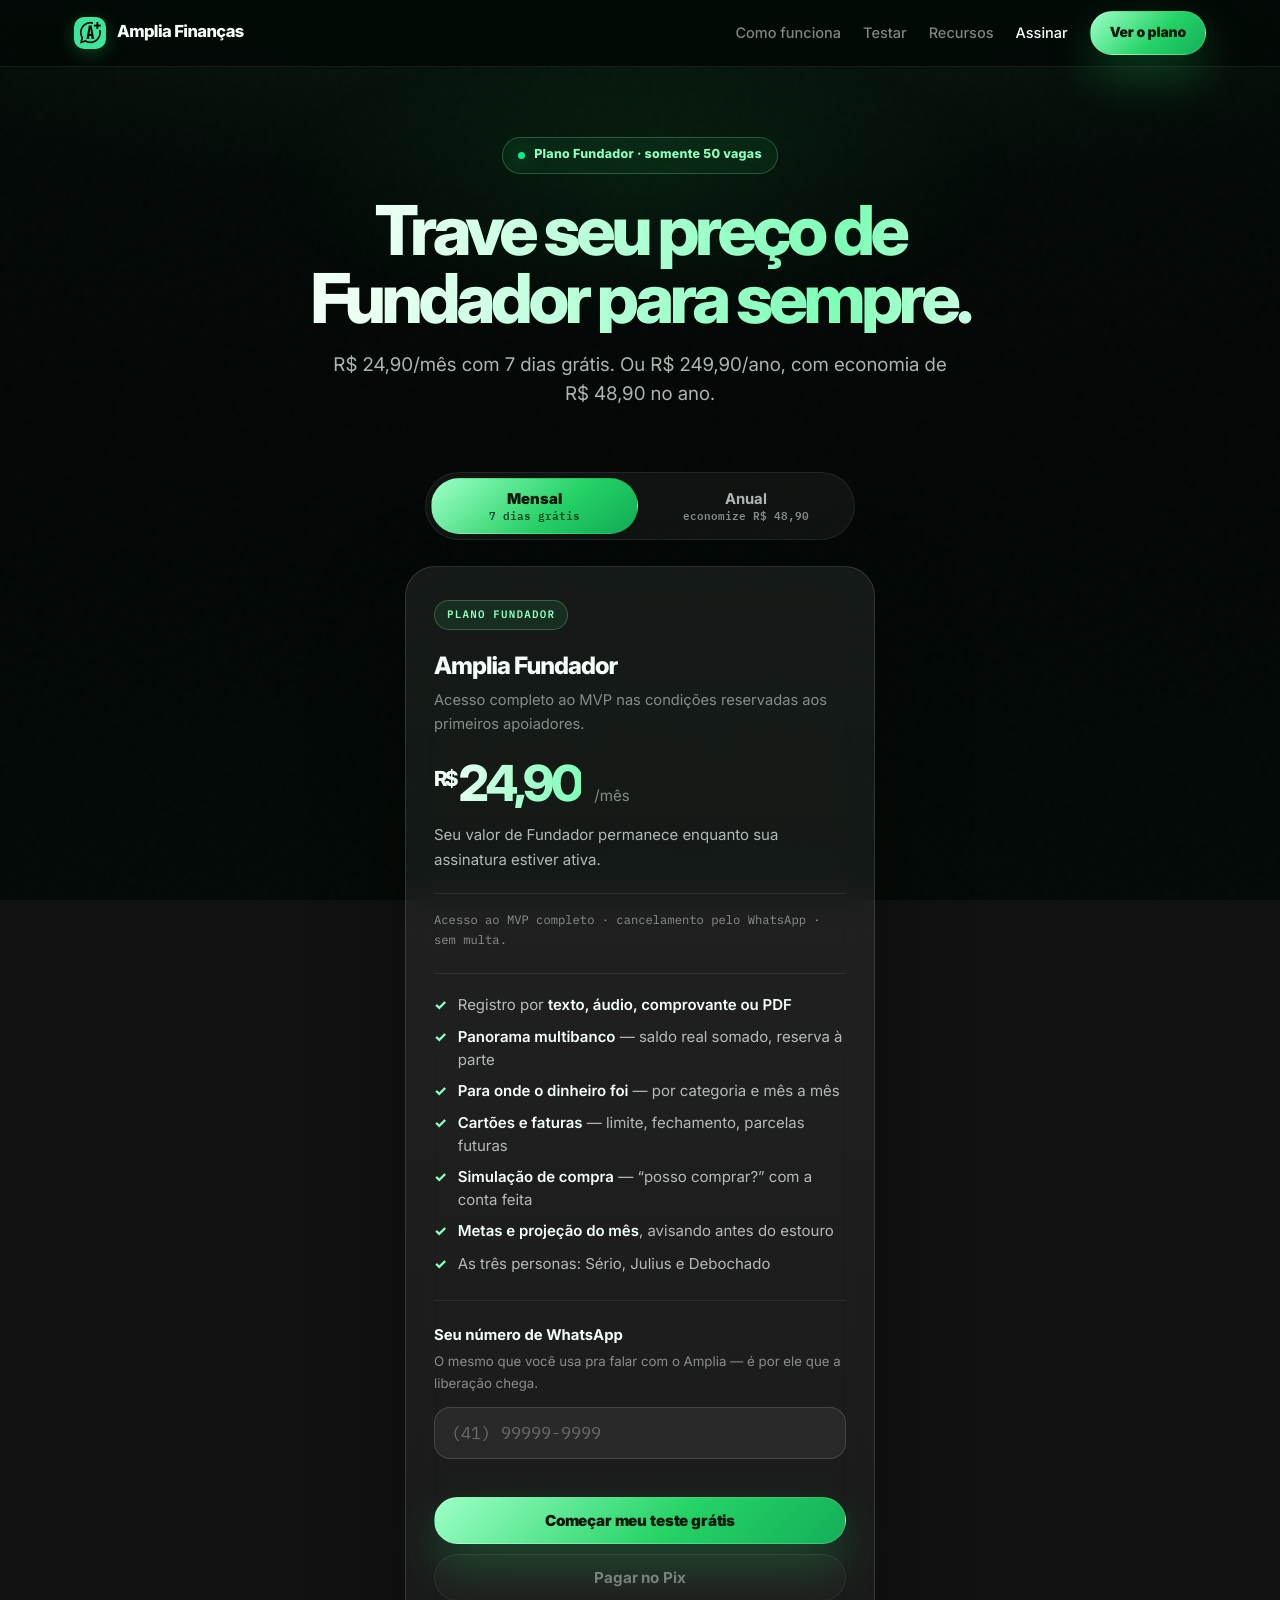
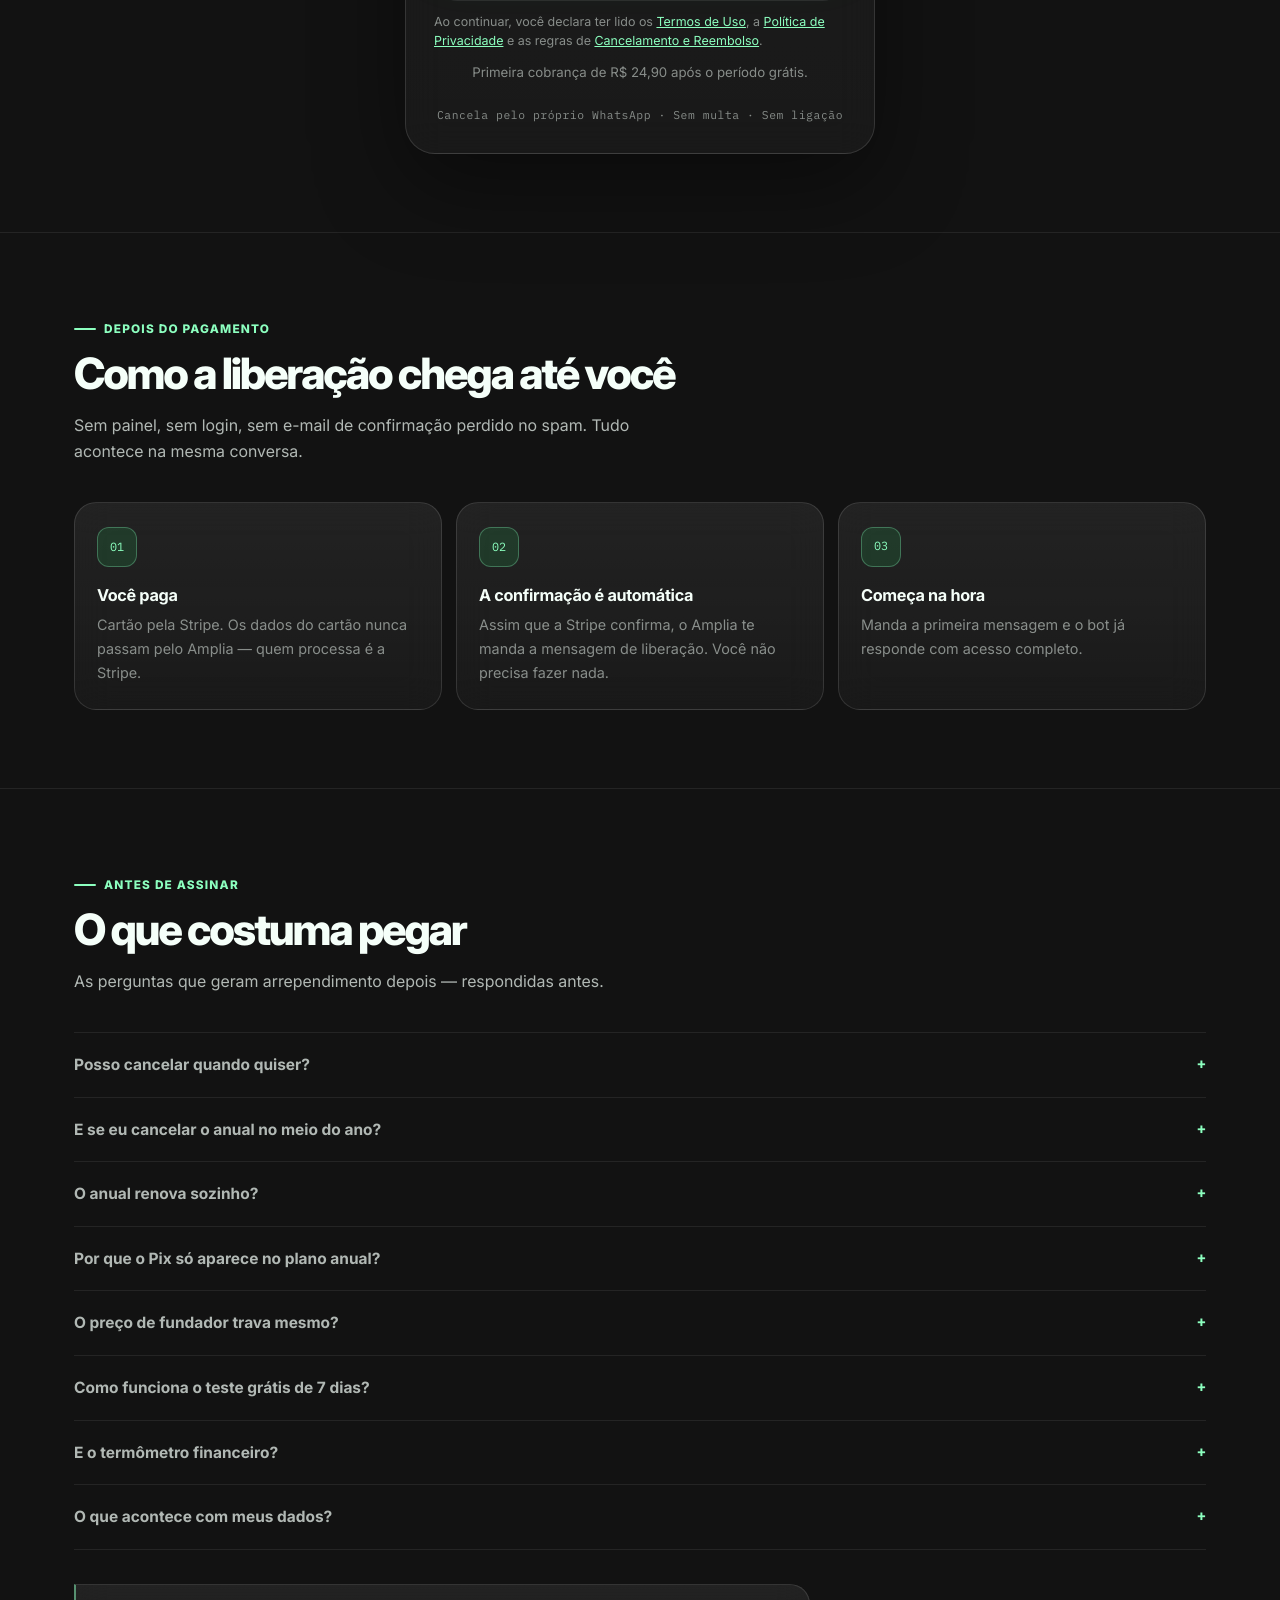
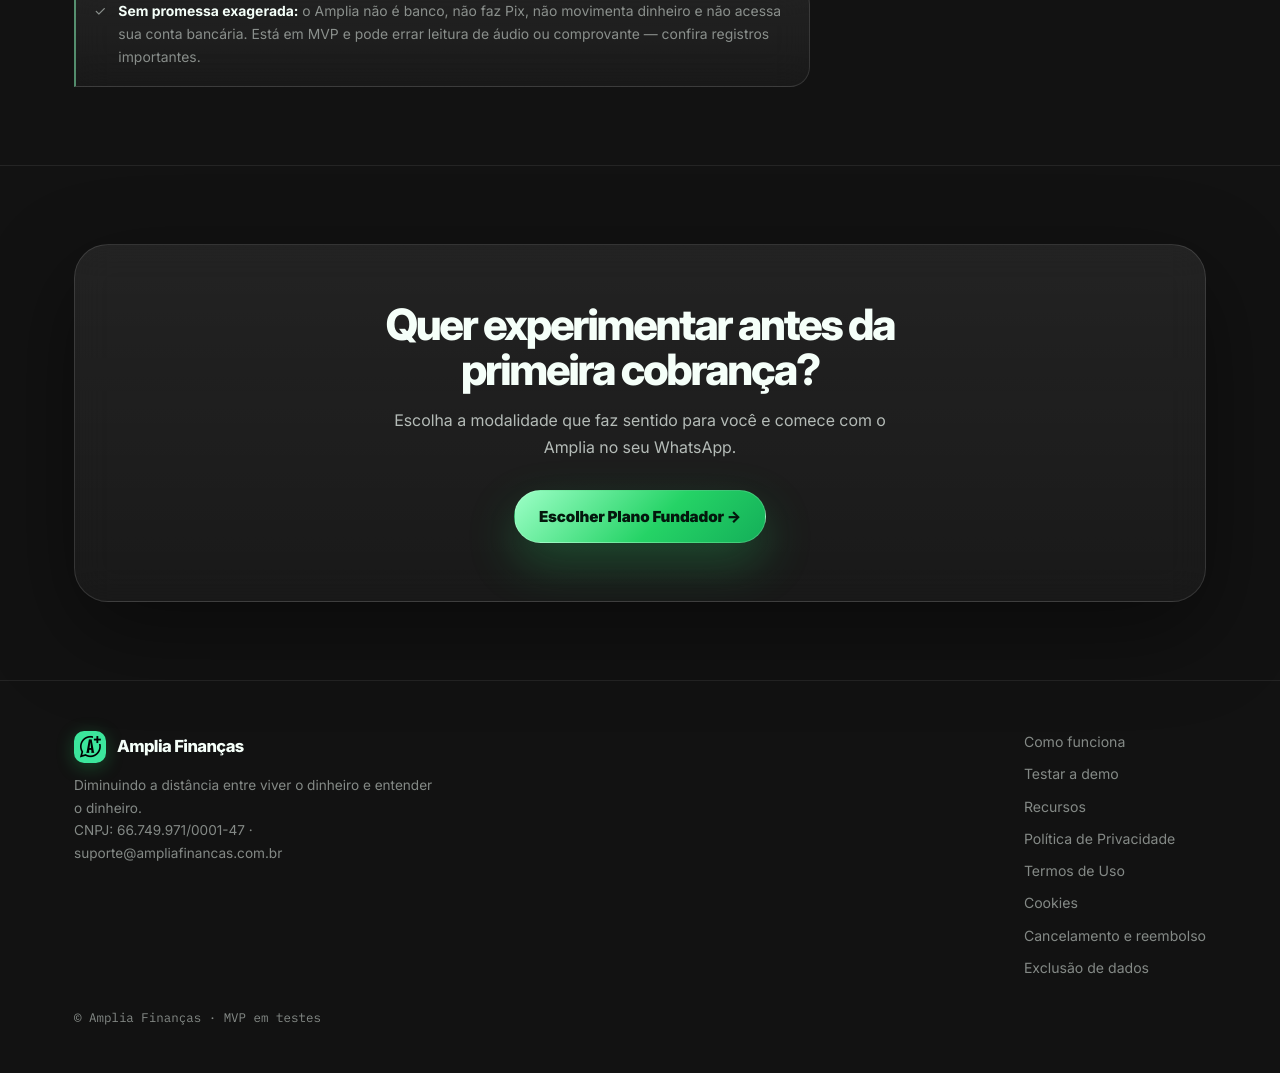
<file: assinar.html>
<!DOCTYPE html>
<html lang="pt-BR">
<head>
<meta charset="UTF-8">
<meta name="viewport" content="width=device-width, initial-scale=1.0">
<title>Assinar — Amplia Finanças</title>
<meta name="description" content="Plano Fundador: R$ 24,90/mês com 7 dias grátis ou R$ 249,90/ano, com economia de R$ 48,90 no ano. Pagamento pela Stripe.">
<link rel="canonical" href="https://ampliafinancas.com.br/assinar">
<meta name="robots" content="index,follow">
<meta name="theme-color" content="#030805">
<meta name="color-scheme" content="dark">

<meta property="og:type" content="website">
<meta property="og:site_name" content="Amplia Finanças">
<meta property="og:locale" content="pt_BR">
<meta property="og:url" content="https://ampliafinancas.com.br/assinar">
<meta property="og:title" content="Assinar — Amplia Finanças">
<meta property="og:description" content="Plano Fundador: R$ 24,90/mês com 7 dias grátis ou R$ 249,90/ano, com economia de R$ 48,90 no ano.">
<meta property="og:image" content="https://ampliafinancas.com.br/og-image.png">
<meta name="twitter:card" content="summary_large_image">

<link rel="icon" href="/favicon.ico" sizes="any">
<link rel="icon" type="image/png" sizes="32x32" href="/favicon-32x32.png">
<link rel="apple-touch-icon" sizes="180x180" href="/apple-touch-icon.png">
<link rel="manifest" href="/site.webmanifest">

<link rel="preconnect" href="https://fonts.googleapis.com">
<link rel="preconnect" href="https://fonts.gstatic.com" crossorigin>
<link href="https://fonts.googleapis.com/css2?family=Inter:wght@400;500;600;700;800;900&family=IBM+Plex+Mono:wght@500;600&display=swap" rel="stylesheet">

<style>
:root{
  --bg:#030805;
  --surface:rgba(255,255,255,.055);
  --line:rgba(255,255,255,.13);
  --line-soft:rgba(255,255,255,.08);
  --ink:#f5fff9; --ink-2:rgba(245,255,249,.7); --muted:rgba(245,255,249,.5);
  --green:#25d366; --mint:#8cffbf; --glow:#05f08b;
  --display:Inter,ui-sans-serif,system-ui,-apple-system,"Segoe UI",sans-serif;
  --body:Inter,ui-sans-serif,system-ui,-apple-system,"Segoe UI",sans-serif;
  --mono:"IBM Plex Mono",ui-monospace,monospace;
  --ease:cubic-bezier(.2,.8,.2,1);
  --shadow:0 30px 90px rgba(0,0,0,.42);
  --nav-h:66px;
}
.itens li{display:flex;gap:11px;align-items:baseline;font-size:.94rem;color:var(--ink-2);line-height:1.5}
.itens li>span{flex:1;min-width:0}
.itens li::before{content:"✓";color:var(--mint);font-weight:800;flex:none;font-size:.9rem}
*{margin:0;padding:0;box-sizing:border-box}
html{scroll-behavior:smooth}
body{
  background:
    radial-gradient(130% 55% at 50% -12%, rgba(37,211,102,.12), transparent 62%),
    linear-gradient(180deg,#050b08 0%,#030705 46%,#040a07 100%);
  background-attachment:fixed;
  color:var(--ink);font-family:var(--body);font-size:16px;line-height:1.65;
  -webkit-font-smoothing:antialiased;text-rendering:geometricPrecision;overflow-x:hidden;
}
body::after{
  content:"";position:fixed;inset:0;pointer-events:none;z-index:-1;opacity:.02;
  background:url("data:image/svg+xml,%3Csvg viewBox='0 0 160 160' xmlns='http://www.w3.org/2000/svg'%3E%3Cfilter id='n'%3E%3CfeTurbulence type='fractalNoise' baseFrequency='.85' numOctaves='3'/%3E%3C/filter%3E%3Crect width='100%25' height='100%25' filter='url(%23n)'/%3E%3C/svg%3E");
}
::selection{background:var(--green);color:#04170d}
a{color:inherit}
img{max-width:100%;display:block}
.wrap{max-width:1180px;margin:0 auto;padding:0 24px}
:focus-visible{outline:2px solid var(--mint);outline-offset:3px;border-radius:8px}
.btn{display:inline-flex;align-items:center;justify-content:center;gap:9px;text-decoration:none;font-family:var(--body);font-weight:900;font-size:.95rem;letter-spacing:-.01em;padding:13px 24px;min-height:46px;border-radius:999px;cursor:pointer;border:1px solid rgba(255,255,255,.16);position:relative;z-index:1;isolation:isolate;overflow:hidden;transition:transform .25s var(--ease),box-shadow .25s var(--ease),border-color .25s var(--ease)}
.btn-primary{background:linear-gradient(135deg,#9dffc7,#25d366 58%,#14af59);color:#04170d;box-shadow:0 20px 48px rgba(37,211,102,.27)}
.btn-primary::after{content:"";position:absolute;inset:-80% -30%;z-index:-1;background:linear-gradient(90deg,transparent,rgba(255,255,255,.58),transparent);transform:translateX(-120%) rotate(18deg);transition:transform .7s var(--ease)}
.btn-primary:hover{transform:translateY(-2px);box-shadow:0 26px 62px rgba(37,211,102,.34)}
.btn-primary:hover::after{transform:translateX(120%) rotate(18deg)}
.btn-ghost{background:rgba(255,255,255,.055);color:var(--ink);font-weight:700}
.btn-ghost:hover{border-color:rgba(140,255,191,.34);color:var(--mint)}
.btn-sm{padding:10px 19px;font-size:.87rem;min-height:0}
.btn[disabled]{opacity:.42;cursor:not-allowed;box-shadow:none;transform:none}
.btn[disabled]::after{display:none}
.nav{position:sticky;top:0;z-index:60;background:rgba(3,8,5,.82);backdrop-filter:blur(22px) saturate(140%);border-bottom:1px solid rgba(255,255,255,.08)}
.nav-inner{display:flex;align-items:center;justify-content:space-between;height:var(--nav-h)}
.brand{display:flex;align-items:center;gap:11px;text-decoration:none;font-family:var(--display);font-weight:800;font-size:1.04rem;letter-spacing:-.035em}
.brand img{width:32px;height:32px;border-radius:10px;box-shadow:0 4px 18px rgba(37,211,102,.28)}
.nav-links{display:flex;gap:22px;align-items:center}
.nav-links a:not(.btn){color:var(--muted);text-decoration:none;font-size:.91rem;font-weight:500;transition:color .15s}
.nav-links a:not(.btn):hover{color:var(--ink)}
.nav-links a[aria-current]{color:var(--ink)}
@media(max-width:820px){.nav-links a:not(.btn){display:none}}
.hero{padding:70px 0 30px;text-align:center;position:relative}
.hero::after{content:"";position:absolute;left:50%;top:-30px;transform:translateX(-50%);width:min(760px,92vw);height:290px;border-radius:50%;background:radial-gradient(closest-side,rgba(37,211,102,.085),transparent);filter:blur(6px);pointer-events:none;z-index:-1}
.badge{display:inline-flex;align-items:center;gap:9px;font-size:.78rem;font-weight:800;letter-spacing:.02em;color:var(--mint);background:rgba(37,211,102,.075);border:1px solid rgba(140,255,191,.24);padding:7px 15px;border-radius:999px;margin-bottom:22px}
.badge .pulse{width:7px;height:7px;border-radius:50%;background:var(--glow);box-shadow:0 0 22px rgba(5,240,139,.9);animation:pulse 2.2s infinite}
@keyframes pulse{0%{box-shadow:0 0 0 0 rgba(37,211,102,.55)}70%{box-shadow:0 0 0 9px rgba(37,211,102,0)}100%{box-shadow:0 0 0 0 rgba(37,211,102,0)}}
h1{font-family:var(--display);font-weight:800;font-size:clamp(2.5rem,6.3vw,4.3rem);line-height:1;letter-spacing:-.064em;max-width:20ch;margin:0 auto 18px;text-wrap:balance;background:linear-gradient(100deg,#fff 0%,#eafff3 22%,#a7ffcf 52%,#7dffb6 72%,#fff 96%);-webkit-background-clip:text;background-clip:text;color:transparent}
.hero-sub{color:var(--ink-2);max-width:40rem;margin:0 auto;font-size:clamp(1.02rem,1.5vw,1.18rem);line-height:1.5}
.planos{padding:34px 0 78px}
.toggle{display:flex;gap:5px;background:rgba(255,255,255,.05);border:1px solid var(--line-soft);border-radius:999px;padding:5px;max-width:430px;margin:0 auto 26px;backdrop-filter:blur(18px)}
.toggle button{flex:1;border:1px solid transparent;background:transparent;cursor:pointer;border-radius:999px;padding:11px 8px;font-family:var(--body);font-size:.93rem;font-weight:700;color:var(--ink-2);transition:all .2s var(--ease);line-height:1.25}
.toggle button[aria-pressed="true"]{background:linear-gradient(135deg,#9dffc7,#25d366 60%,#14af59);color:#04170d;font-weight:900}
.toggle .eco{display:block;font-family:var(--mono);font-size:.66rem;font-weight:600;opacity:.75}
.card{max-width:470px;margin:0 auto;border-radius:30px;padding:32px 28px 28px;background:linear-gradient(180deg,rgba(255,255,255,.075),rgba(255,255,255,.032));border:1px solid rgba(255,255,255,.12);backdrop-filter:blur(18px);box-shadow:var(--shadow)}
.selo{display:inline-flex;align-items:center;gap:8px;font-family:var(--mono);font-size:.68rem;font-weight:600;letter-spacing:.11em;text-transform:uppercase;color:var(--mint);background:rgba(37,211,102,.1);border:1px solid rgba(140,255,191,.26);padding:5px 12px;border-radius:999px}
.plano-nome{font-family:var(--display);font-weight:800;font-size:1.5rem;letter-spacing:-.04em;margin:16px 0 3px}
.plano-sub{color:var(--muted);font-size:.92rem;margin-bottom:22px}
.precos{display:flex;align-items:baseline;gap:13px;flex-wrap:wrap}
.de{font-family:var(--mono);font-size:1.02rem;color:var(--muted);text-decoration:line-through}
.por{font-family:var(--display);font-weight:800;font-size:3.1rem;letter-spacing:-.06em;line-height:1;background:linear-gradient(100deg,#fff,#a7ffcf 60%,#7dffb6);-webkit-background-clip:text;background-clip:text;color:transparent}
.por .cifra{font-size:1.3rem;vertical-align:.72em;margin-right:3px}
.periodo{color:var(--muted);font-size:.95rem}
.equivale{font-family:var(--mono);font-size:.79rem;color:var(--muted);margin-top:8px}
.travado{font-size:.94rem;color:var(--ink-2);margin-top:15px}
.travado b{color:var(--mint);font-weight:700}
.vagas{margin-top:20px;padding-top:17px;border-top:1px solid var(--line-soft);font-family:var(--mono);font-size:.76rem;color:var(--muted)}
.track{display:block;height:6px;border-radius:99px;background:rgba(255,255,255,.07);overflow:hidden;margin-top:8px}
.fill{display:block;height:100%;border-radius:99px;background:linear-gradient(90deg,#14af59,#25d366)}
.itens{list-style:none;margin:22px 0 0;padding-top:20px;border-top:1px solid var(--line-soft);display:flex;flex-direction:column;gap:9px}
.itens li{display:flex;gap:11px;align-items:baseline;font-size:.94rem;color:var(--ink-2);line-height:1.5}
.itens li>span{flex:1}
.itens li::before{content:"✓";color:var(--mint);font-weight:800;flex:none;font-size:.9rem;line-height:1.6}
.itens li b{color:var(--ink);font-weight:600}
.campo{margin-top:24px;padding-top:22px;border-top:1px solid var(--line-soft)}
.campo label{display:block;font-size:.93rem;font-weight:700;margin-bottom:5px}
.campo .dica{font-size:.83rem;color:var(--muted);margin-bottom:11px}
.campo input{width:100%;padding:14px 16px;font-family:var(--mono);font-size:1.04rem;color:var(--ink);background:rgba(255,255,255,.06);border:1px solid rgba(255,255,255,.14);border-radius:16px;transition:border-color .2s}
.campo input::placeholder{color:rgba(245,255,249,.32)}
.campo input:focus{outline:none;border-color:rgba(140,255,191,.55)}
.erro{color:#ffb4a2;font-size:.84rem;margin-top:8px;min-height:1.2em}
.acoes{display:flex;flex-direction:column;gap:10px;margin-top:14px}
.acoes .btn{width:100%}
.aviso{font-size:.83rem;color:var(--muted);text-align:center;margin-top:11px}
.rodape-card{font-family:var(--mono);font-size:.71rem;letter-spacing:.05em;color:var(--muted);text-align:center;margin-top:22px}
section{padding:78px 0;border-top:1px solid var(--line-soft)}
.sec-kicker{display:inline-flex;align-items:center;gap:8px;font-size:.74rem;font-weight:800;letter-spacing:.1em;text-transform:uppercase;color:var(--mint);margin-bottom:13px}
.sec-kicker::before{content:"";width:22px;height:2px;background:var(--mint);border-radius:2px}
h2.big{font-family:var(--display);font-weight:800;font-size:clamp(1.85rem,3.9vw,2.7rem);line-height:1.05;letter-spacing:-.052em;margin-bottom:14px;max-width:22ch}
.sec-sub{color:var(--ink-2);max-width:38rem;margin-bottom:38px}
.passos{list-style:none;counter-reset:p;display:grid;gap:14px;grid-template-columns:repeat(3,1fr)}
.passos li{counter-increment:p;border-radius:22px;padding:24px 22px;background:linear-gradient(180deg,rgba(255,255,255,.075),rgba(255,255,255,.032));border:1px solid rgba(255,255,255,.12);backdrop-filter:blur(18px)}
.passos li::before{content:counter(p,decimal-leading-zero);display:grid;place-items:center;width:38px;height:38px;border-radius:12px;margin-bottom:15px;font-family:var(--mono);font-size:.74rem;color:var(--mint);background:rgba(37,211,102,.14);border:1px solid rgba(140,255,191,.3)}
.passos b{display:block;font-family:var(--display);font-weight:700;font-size:1.02rem;letter-spacing:-.02em;margin-bottom:5px}
.passos p{font-size:.9rem;color:var(--muted)}
code{font-family:var(--mono);font-size:.86em;background:rgba(37,211,102,.13);border:1px solid rgba(140,255,191,.22);color:var(--mint);padding:2px 7px;border-radius:7px;white-space:nowrap}
.faq details{border-top:1px solid var(--line-soft)}
.faq details:last-child{border-bottom:1px solid var(--line-soft)}
.faq summary{cursor:pointer;padding:19px 0;font-weight:700;font-size:.97rem;list-style:none;display:flex;justify-content:space-between;gap:18px;align-items:center;color:var(--ink-2);transition:color .15s}
.faq summary::-webkit-details-marker{display:none}
.faq summary:hover{color:var(--ink)}
.faq summary::after{content:"+";font-family:var(--mono);color:var(--mint);flex:none}
.faq details[open] summary{color:var(--ink)}
.faq details[open] summary::after{content:"–"}
.faq .resp{padding:0 0 22px;font-size:.92rem;color:var(--muted);max-width:52rem}
.faq .resp p+p{margin-top:9px}
.honesty{margin-top:34px;display:flex;gap:12px;align-items:flex-start;font-size:.87rem;color:var(--muted);max-width:46rem;padding:16px 18px;border-radius:0 20px 20px 0;background:linear-gradient(180deg,rgba(255,255,255,.075),rgba(255,255,255,.032));border:1px solid rgba(255,255,255,.12);border-left:2px solid rgba(140,255,191,.5);backdrop-filter:blur(18px)}
.honesty strong{color:var(--ink)}
.cta-final{position:relative;overflow:hidden;text-align:center;border-radius:34px;padding:58px 28px;background:linear-gradient(180deg,rgba(255,255,255,.075),rgba(255,255,255,.032));border:1px solid rgba(255,255,255,.12);backdrop-filter:blur(18px);box-shadow:var(--shadow)}
.cta-final::before{content:"";position:absolute;inset:auto -20% -70%;height:130%;background:radial-gradient(50% 50% at 50% 100%,rgba(37,211,102,.13),transparent 70%);pointer-events:none}
.cta-final h2{margin:0 auto 14px;position:relative}
.cta-final p{color:var(--ink-2);max-width:34rem;margin:0 auto 30px;position:relative}
footer{border-top:1px solid var(--line-soft);padding:50px 0 44px}
.foot-grid{display:flex;justify-content:space-between;gap:28px;flex-wrap:wrap}
.foot-brand{max-width:23rem}
.foot-brand .brand{margin-bottom:12px}
.foot-brand p{font-size:.85rem;color:var(--muted)}
.foot-links{display:flex;flex-direction:column;gap:9px;font-size:.88rem}
.foot-links a{color:var(--muted);text-decoration:none;transition:color .15s}
.foot-links a:hover{color:var(--mint)}
.copy{font-size:.78rem;color:var(--muted);margin-top:28px;font-family:var(--mono)}
@media(max-width:940px){section{padding:58px 0}.hero{padding:50px 0 20px}h1{font-size:clamp(2.05rem,8.6vw,2.9rem);letter-spacing:-.05em;max-width:none}h2.big{font-size:clamp(1.7rem,6.4vw,2.1rem);max-width:none}.passos{grid-template-columns:1fr}.card{padding:28px 22px 24px}.por{font-size:2.7rem}}
@media(max-width:620px){.wrap{padding:0 18px}}
@media(prefers-reduced-motion:reduce){*,*::before,*::after{animation:none!important;transition:none!important}html{scroll-behavior:auto}}
</style>
</head>
<body id="top">
<nav class="nav"><div class="wrap nav-inner"><a class="brand" href="/"><img src="/icon-512.png" alt="" width="32" height="32">Amplia Finanças</a><div class="nav-links"><a href="/#tour">Como funciona</a><a href="/#demo">Testar</a><a href="/#recursos">Recursos</a><a href="/assinar" aria-current="page">Assinar</a><a class="btn btn-primary btn-sm" href="#planos">Ver o plano</a></div></div></nav>
<header class="hero"><div class="wrap"><span class="badge"><span class="pulse"></span>Plano Fundador · somente 50 vagas</span><h1>Trave seu preço de Fundador para sempre.</h1><p class="hero-sub">R$ 24,90/mês com 7 dias grátis. Ou R$ 249,90/ano, com economia de R$ 48,90 no ano.</p></div></header>
<section class="planos" id="planos" style="border-top:none"><div class="wrap"><div class="toggle" role="group" aria-label="Período de cobrança"><button type="button" data-ciclo="mensal" aria-pressed="true">Mensal<span class="eco">7 dias grátis</span></button><button type="button" data-ciclo="anual" aria-pressed="false">Anual<span class="eco">economize R$ 48,90</span></button></div><div class="card"><span class="selo">Plano Fundador</span><div class="plano-nome">Amplia Fundador</div><p class="plano-sub">Acesso completo ao MVP nas condições reservadas aos primeiros apoiadores.</p><div class="precos"><span class="de" id="p-de">R$ 24,90</span><span class="por" id="p-por"><span class="cifra">R$</span>24,90</span><span class="periodo" id="p-per">/mês</span></div><p class="equivale" id="p-eq" hidden></p><p class="travado">Seu valor de Fundador permanece enquanto sua assinatura estiver ativa.</p><p class="vagas" style="display:block">Acesso ao MVP completo · cancelamento pelo WhatsApp · sem multa.</p><div class="vagas" id="vagas" hidden><span id="vagas-txt"></span><span class="track"><i class="fill" id="vagas-barra" style="width:0"></i></span></div><ul class="itens"><li><span>Registro por <b>texto, áudio, comprovante ou PDF</b></span></li><li><span><b>Panorama multibanco</b> — saldo real somado, reserva à parte</span></li><li><span><b>Para onde o dinheiro foi</b> — por categoria e mês a mês</span></li><li><span><b>Cartões e faturas</b> — limite, fechamento, parcelas futuras</span></li><li><span><b>Simulação de compra</b> — “posso comprar?” com a conta feita</span></li><li><span><b>Metas e projeção do mês</b>, avisando antes do estouro</span></li><li><span>As três personas: Sério, Julius e Debochado</span></li></ul><div class="campo"><label for="whats">Seu número de WhatsApp</label><p class="dica">O mesmo que você usa pra falar com o Amplia — é por ele que a liberação chega.</p><input id="whats" type="tel" inputmode="numeric" autocomplete="tel-national" placeholder="(41) 99999-9999" aria-describedby="erro"><p class="erro" id="erro" role="status"></p><div class="acoes"><button type="button" class="btn btn-primary" id="btn-cartao">Assinar no cartão</button><button type="button" class="btn btn-ghost" id="btn-pix">Pagar no Pix</button></div><p style="font-size:.78rem;color:var(--muted);line-height:1.55;margin:12px 0 0">Ao continuar, você declara ter lido os <a href="/termos" style="color:var(--mint)">Termos de Uso</a>, a <a href="/privacidade" style="color:var(--mint)">Política de Privacidade</a> e as regras de <a href="/cancelamento" style="color:var(--mint)">Cancelamento e Reembolso</a>.</p><p class="aviso" id="aviso"></p></div><p class="rodape-card">Cancela pelo próprio WhatsApp · Sem multa · Sem ligação</p></div></div></section>
<section id="pagamento"><div class="wrap"><div class="sec-kicker">Depois do pagamento</div><h2 class="big">Como a liberação chega até você</h2><p class="sec-sub">Sem painel, sem login, sem e-mail de confirmação perdido no spam. Tudo acontece na mesma conversa.</p><ol class="passos"><li><b>Você paga</b><p>Cartão pela Stripe. Os dados do cartão nunca passam pelo Amplia — quem processa é a Stripe.</p></li><li><b>A confirmação é automática</b><p>Assim que a Stripe confirma, o Amplia te manda a mensagem de liberação. Você não precisa fazer nada.</p></li><li><b>Começa na hora</b><p>Manda a primeira mensagem e o bot já responde com acesso completo.</p></li></ol></div></section>
<section id="duvidas"><div class="wrap"><div class="sec-kicker">Antes de assinar</div><h2 class="big">O que costuma pegar</h2><p class="sec-sub">As perguntas que geram arrependimento depois — respondidas antes.</p><div class="faq"><details><summary>Posso cancelar quando quiser?</summary><div class="resp"><p>Pode. Manda <code>cancelar amplia</code> no WhatsApp e acabou — sem formulário, sem atendente, sem retenção. O acesso continua até o fim do período que você já pagou.</p></div></details><details><summary>E se eu cancelar o anual no meio do ano?</summary><div class="resp"><p>Reembolso proporcional aos meses não usados. Não seguramos dinheiro de mês que não foi prestado.</p></div></details><details><summary>O anual renova sozinho?</summary><div class="resp"><p>Renova, e o Amplia avisa 7 dias antes pelo WhatsApp. Você não vai descobrir a cobrança pela fatura.</p></div></details><details><summary>Por que o Pix só aparece no plano anual?</summary><div class="resp"><p>Porque Pix não se cobra sozinho todo mês. No mensal, você teria que pagar na mão doze vezes e perderia o acesso na primeira vez que esquecesse.</p><p>Cartão cobra sozinho; Pix resolve o ano de uma vez. Preferimos dizer isso a vender um jeito que falha no segundo mês.</p></div></details><details><summary>O preço de fundador trava mesmo?</summary><div class="resp"><p>Trava enquanto a assinatura estiver ativa. Se você cancelar e voltar depois, volta pelo preço de tabela da época. É a única letra miúda que existe aqui.</p></div></details><details><summary>Como funciona o teste grátis de 7 dias?</summary><div class="resp"><p>O teste grátis é exclusivo do Plano Fundador mensal. Você segue para o checkout mensal da Stripe, cadastra o cartão e a primeira cobrança de R$ 24,90 só acontece depois dos 7 dias. Se cancelar durante o teste grátis, a mensalidade não começa. O plano anual não tem teste grátis.</p></div></details><details><summary>E o termômetro financeiro?</summary><div class="resp"><p>Continua gratuito, para sempre, com ou sem assinatura. Ele não entra no pacote pago.</p></div></details><details><summary>O que acontece com meus dados?</summary><div class="resp"><p>São tratados conforme a <a href="/privacidade" style="color:var(--mint)">Política de Privacidade</a>. Não vendemos seus dados; fornecedores técnicos podem processar o mínimo necessário para operar o serviço. Para apagar seus dados, veja <a href="/exclusao-dados" style="color:var(--mint)">exclusão de dados</a>.</p></div></details></div><p class="honesty"><span>✓</span><span><strong>Sem promessa exagerada:</strong> o Amplia não é banco, não faz Pix, não movimenta dinheiro e não acessa sua conta bancária. Está em MVP e pode errar leitura de áudio ou comprovante — confira registros importantes.</span></p></div></section>
<section><div class="wrap"><div class="cta-final"><h2 class="big" style="margin-left:auto;margin-right:auto">Quer experimentar antes da primeira cobrança?</h2><p>Escolha a modalidade que faz sentido para você e comece com o Amplia no seu WhatsApp.</p><a class="btn btn-primary" href="#planos">Escolher Plano Fundador →</a></div></div></section>
<footer><div class="wrap"><div class="foot-grid"><div class="foot-brand"><a class="brand" href="/"><img src="/icon-512.png" alt="" width="32" height="32">Amplia Finanças</a><p>Diminuindo a distância entre viver o dinheiro e entender o dinheiro.<br>CNPJ: 66.749.971/0001-47 · suporte@ampliafinancas.com.br</p></div><div class="foot-links"><a href="/#tour">Como funciona</a><a href="/#demo">Testar a demo</a><a href="/#recursos">Recursos</a><a href="/privacidade">Política de Privacidade</a><a href="/termos">Termos de Uso</a><a href="/cookies">Cookies</a><a href="/cancelamento">Cancelamento e reembolso</a><a href="/exclusao-dados">Exclusão de dados</a></div></div><p class="copy">© Amplia Finanças · MVP em testes</p></div></footer>
<script>
var CONFIG = {
  precos: {
    mensal: { tabela:"", valor:"24,90", periodo:"/mês", equivale:"" },
        anual:  { tabela:"R$ 298,80", valor:"249,90", periodo:"/ano", equivale:"Economize R$ 48,90 no ano (~16%)" },
  },
  links: {
    cartaoMensal: "https://buy.stripe.com/eVqbJ02Qb2mO7yg2XCgUM01",
    cartaoAnual:  "https://buy.stripe.com/28EeVc1M78Lc7ygdCggUM04",
    pixAnual:     ""
  },
  contador: { mostrar:false, total:50, restantes:50 }
};
(function(){
  var $ = function(s){ return document.querySelector(s); };
  var ciclo = "mensal";
  function pronto(l){ return typeof l === "string" && l.indexOf("COLE_AQUI") !== 0 && l.length > 8; }
  function render(){
    var p = CONFIG.precos[ciclo];
    var de = $("#p-de");
    de.hidden = !p.tabela;
    if (p.tabela) de.textContent = p.tabela;
    $("#p-por").innerHTML = '<span class="cifra">R$</span>' + p.valor;
    $("#p-per").textContent = p.periodo;
    var eq = $("#p-eq");
    eq.hidden = !p.equivale;
    if (p.equivale) eq.textContent = p.equivale;
    var linkCartao = ciclo === "anual" ? CONFIG.links.cartaoAnual : CONFIG.links.cartaoMensal;
    var okCartao = pronto(linkCartao);
    $("#btn-cartao").disabled = !okCartao;
    $("#btn-cartao").textContent = okCartao ? (ciclo === "mensal" ? "Começar meu teste grátis" : "Assinar anual por R$ 249,90") : "Cartão indisponível no momento";
    var pixOk = ciclo === "anual" && pronto(CONFIG.links.pixAnual);
    $("#btn-pix").hidden = true;
    $("#btn-pix").disabled = !pixOk;
    $("#aviso").textContent = ciclo === "anual" ? "Plano anual: R$ 249,90 na contratação, sem período grátis." : "Primeira cobrança de R$ 24,90 após o período grátis.";
    var c = CONFIG.contador;
    $("#vagas").hidden = !c.mostrar;
    if (c.mostrar){
      $("#vagas-txt").textContent = c.restantes + " de " + c.total + " vagas de fundador restantes";
      $("#vagas-barra").style.width = Math.round((c.total - c.restantes) / c.total * 100) + "%";
    }
  }
  document.querySelectorAll(".toggle button").forEach(function(b){
    b.addEventListener("click", function(){
      ciclo = b.dataset.ciclo;
      document.querySelectorAll(".toggle button").forEach(function(x){ x.setAttribute("aria-pressed", String(x === b)); });
      render();
    });
  });
  var campo = $("#whats");
  campo.addEventListener("input", function(){
    var d = campo.value.replace(/\D/g, "").slice(0, 11), v = d;
    if (d.length > 2) v = "(" + d.slice(0,2) + ") " + d.slice(2);
    if (d.length > 6) { var corte = d.length === 11 ? 7 : 6; v = "(" + d.slice(0,2) + ") " + d.slice(2, corte) + "-" + d.slice(corte); }
    campo.value = v; $("#erro").textContent = "";
  });
  function numero(){
    var d = campo.value.replace(/\D/g, "");
    if (d.length < 10 || d.length > 11){ $("#erro").textContent = "Falta o DDD ou algum dígito. Escreva os 11 números."; campo.focus(); return null; }
    return "55" + d;
  }
  function ir(link){ var wa = numero(); if (!wa) return; window.location.href = link + (link.indexOf("?") > -1 ? "&" : "?") + "client_reference_id=" + wa; }
  $("#btn-cartao").addEventListener("click", function(){ ir(ciclo === "anual" ? CONFIG.links.cartaoAnual : CONFIG.links.cartaoMensal); });
  $("#btn-pix").addEventListener("click", function(){ ir(CONFIG.links.pixAnual); });
  render();
})();
</script>
</body>
</html>
</file>
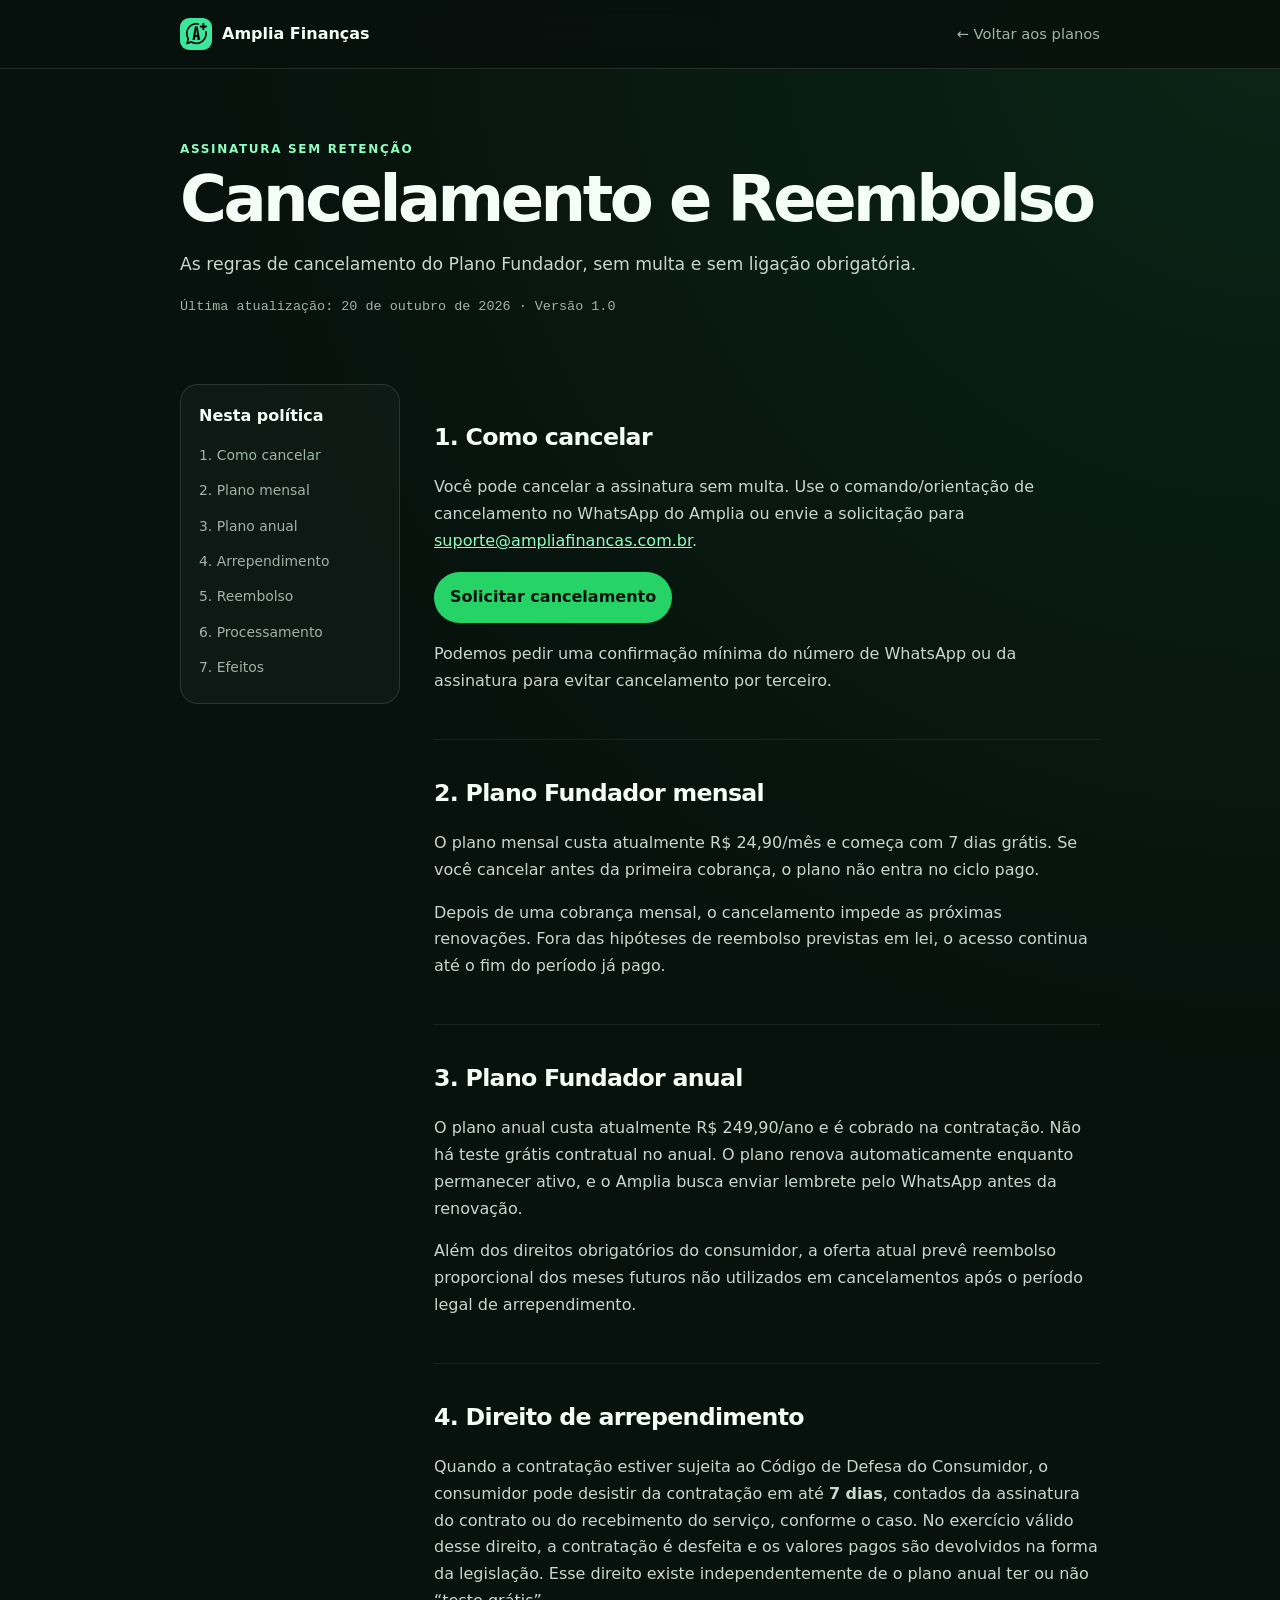
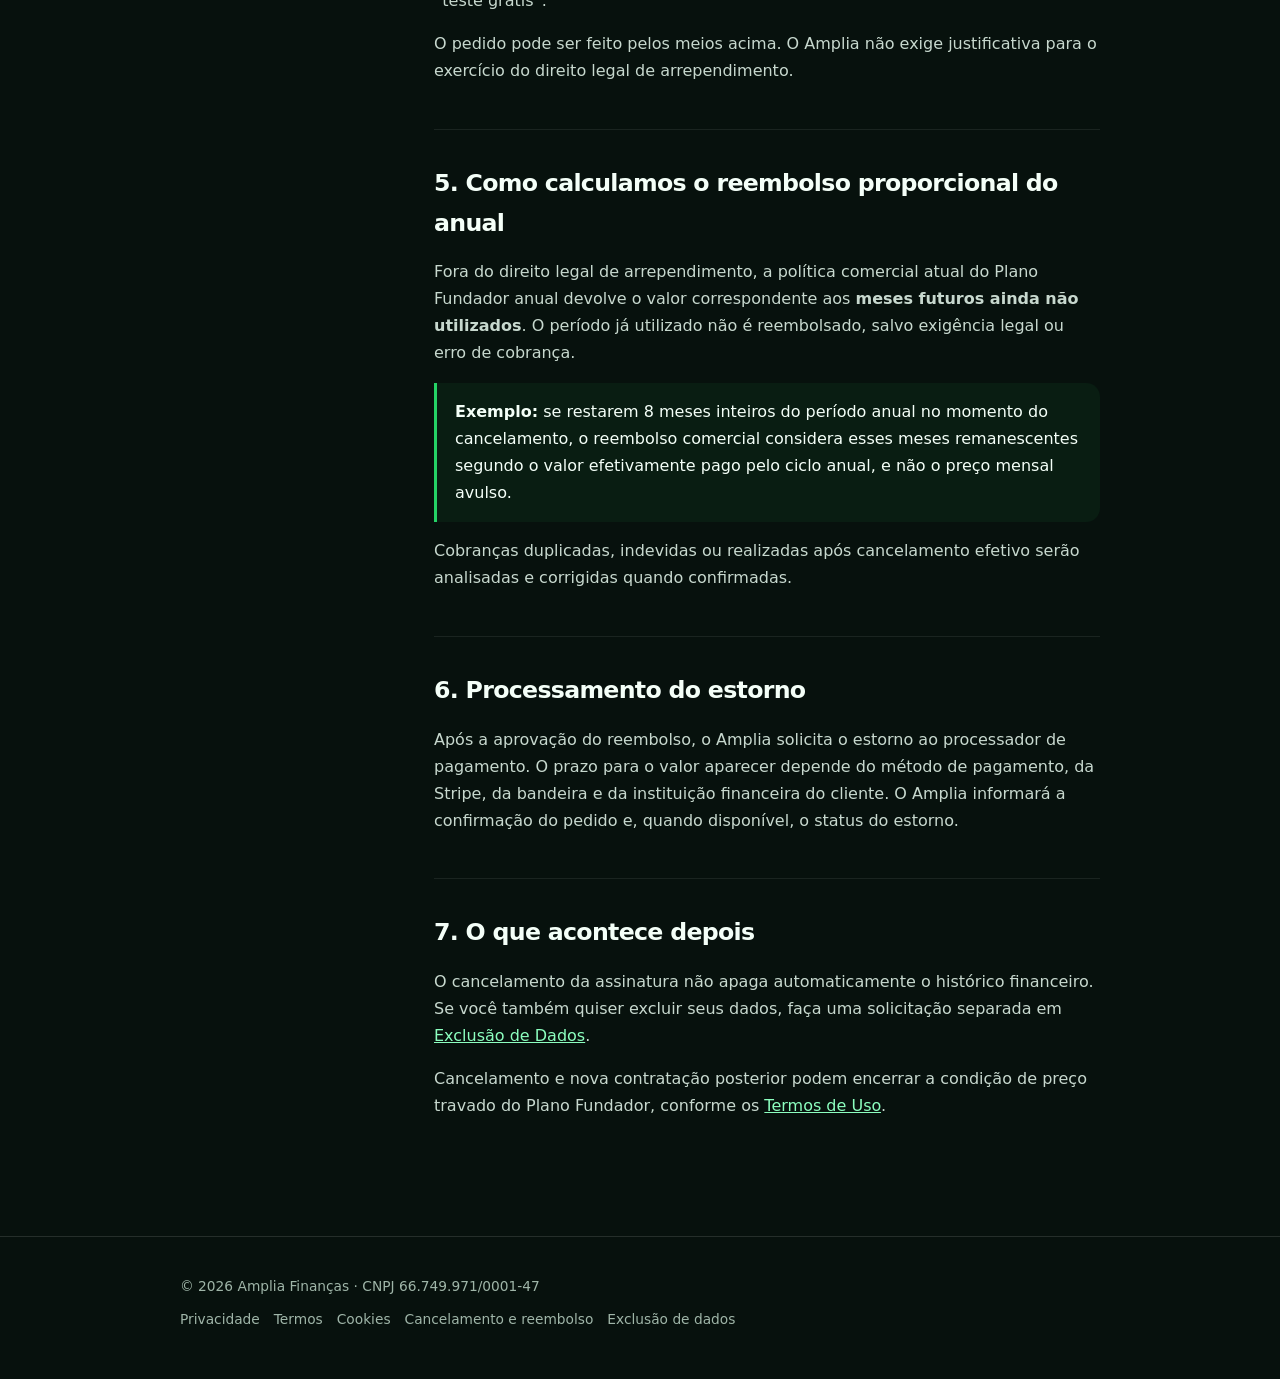
<file: cancelamento.html>
<!DOCTYPE html><html lang="pt-BR"><head><meta charset="UTF-8"><meta name="viewport" content="width=device-width,initial-scale=1"><title>Cancelamento e Reembolso — Amplia Finanças</title><meta name="description" content="Como cancelar o Amplia Finanças e como funcionam teste grátis, direito de arrependimento e reembolsos."><link rel="canonical" href="https://ampliafinancas.com.br/cancelamento"><link rel="icon" href="/favicon.ico"><link rel="stylesheet" href="/legal.css"></head><body><nav class="nav"><div class="wrap"><a class="brand" href="/"><img src="/icon-512.png" width="32" height="32" alt="">Amplia Finanças</a><a class="back" href="/assinar">← Voltar aos planos</a></div></nav><header class="hero"><div class="wrap"><div class="kicker">Assinatura sem retenção</div><h1>Cancelamento e Reembolso</h1><p class="lead">As regras de cancelamento do Plano Fundador, sem multa e sem ligação obrigatória.</p><p class="meta">Última atualização: 20 de outubro de 2026 · Versão 1.0</p></div></header><main class="wrap layout"><aside class="toc"><b>Nesta política</b><a href="#como">1. Como cancelar</a><a href="#mensal">2. Plano mensal</a><a href="#anual">3. Plano anual</a><a href="#arrependimento">4. Arrependimento</a><a href="#reembolso">5. Reembolso</a><a href="#prazo">6. Processamento</a><a href="#efeitos">7. Efeitos</a></aside><article>
<section id="como"><h2>1. Como cancelar</h2><p>Você pode cancelar a assinatura sem multa. Use o comando/orientação de cancelamento no WhatsApp do Amplia ou envie a solicitação para <a href="mailto:suporte@ampliafinancas.com.br?subject=Cancelamento%20-%20Amplia%20Finan%C3%A7as">suporte@ampliafinancas.com.br</a>.</p><div class="actions"><a class="btn primary" href="mailto:suporte@ampliafinancas.com.br?subject=Cancelamento%20-%20Amplia%20Finan%C3%A7as">Solicitar cancelamento</a></div><p>Podemos pedir uma confirmação mínima do número de WhatsApp ou da assinatura para evitar cancelamento por terceiro.</p></section>
<section id="mensal"><h2>2. Plano Fundador mensal</h2><p>O plano mensal custa atualmente R$ 24,90/mês e começa com 7 dias grátis. Se você cancelar antes da primeira cobrança, o plano não entra no ciclo pago.</p><p>Depois de uma cobrança mensal, o cancelamento impede as próximas renovações. Fora das hipóteses de reembolso previstas em lei, o acesso continua até o fim do período já pago.</p></section>
<section id="anual"><h2>3. Plano Fundador anual</h2><p>O plano anual custa atualmente R$ 249,90/ano e é cobrado na contratação. Não há teste grátis contratual no anual. O plano renova automaticamente enquanto permanecer ativo, e o Amplia busca enviar lembrete pelo WhatsApp antes da renovação.</p><p>Além dos direitos obrigatórios do consumidor, a oferta atual prevê reembolso proporcional dos meses futuros não utilizados em cancelamentos após o período legal de arrependimento.</p></section>
<section id="arrependimento"><h2>4. Direito de arrependimento</h2><p>Quando a contratação estiver sujeita ao Código de Defesa do Consumidor, o consumidor pode desistir da contratação em até <strong>7 dias</strong>, contados da assinatura do contrato ou do recebimento do serviço, conforme o caso. No exercício válido desse direito, a contratação é desfeita e os valores pagos são devolvidos na forma da legislação. Esse direito existe independentemente de o plano anual ter ou não “teste grátis”.</p><p>O pedido pode ser feito pelos meios acima. O Amplia não exige justificativa para o exercício do direito legal de arrependimento.</p></section>
<section id="reembolso"><h2>5. Como calculamos o reembolso proporcional do anual</h2><p>Fora do direito legal de arrependimento, a política comercial atual do Plano Fundador anual devolve o valor correspondente aos <strong>meses futuros ainda não utilizados</strong>. O período já utilizado não é reembolsado, salvo exigência legal ou erro de cobrança.</p><div class="callout"><strong>Exemplo:</strong> se restarem 8 meses inteiros do período anual no momento do cancelamento, o reembolso comercial considera esses meses remanescentes segundo o valor efetivamente pago pelo ciclo anual, e não o preço mensal avulso.</div><p>Cobranças duplicadas, indevidas ou realizadas após cancelamento efetivo serão analisadas e corrigidas quando confirmadas.</p></section>
<section id="prazo"><h2>6. Processamento do estorno</h2><p>Após a aprovação do reembolso, o Amplia solicita o estorno ao processador de pagamento. O prazo para o valor aparecer depende do método de pagamento, da Stripe, da bandeira e da instituição financeira do cliente. O Amplia informará a confirmação do pedido e, quando disponível, o status do estorno.</p></section>
<section id="efeitos"><h2>7. O que acontece depois</h2><p>O cancelamento da assinatura não apaga automaticamente o histórico financeiro. Se você também quiser excluir seus dados, faça uma solicitação separada em <a href="/exclusao-dados">Exclusão de Dados</a>.</p><p>Cancelamento e nova contratação posterior podem encerrar a condição de preço travado do Plano Fundador, conforme os <a href="/termos">Termos de Uso</a>.</p></section>
</article></main><footer><div class="wrap">© 2026 Amplia Finanças · CNPJ 66.749.971/0001-47<div class="footlinks"><a href="/privacidade">Privacidade</a><a href="/termos">Termos</a><a href="/cookies">Cookies</a><a href="/cancelamento">Cancelamento e reembolso</a><a href="/exclusao-dados">Exclusão de dados</a></div></div></footer></body></html>
</file>
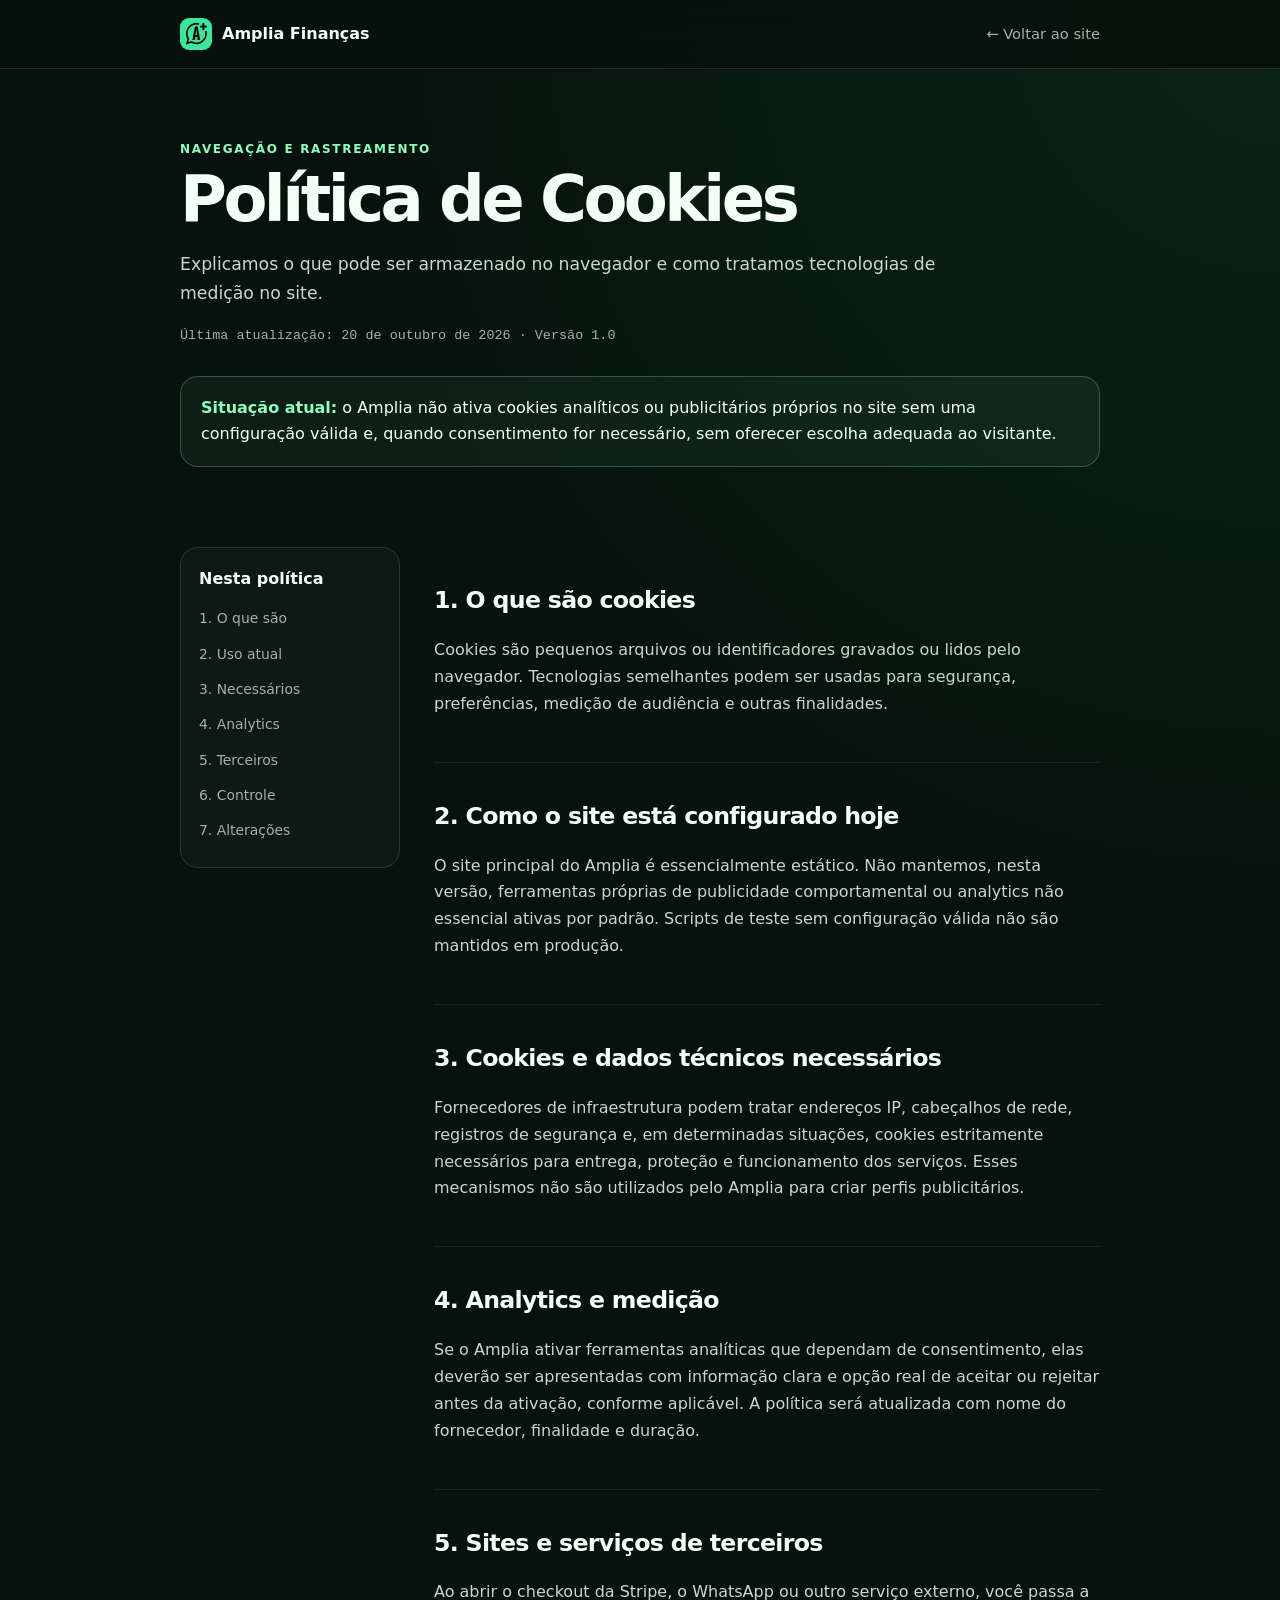
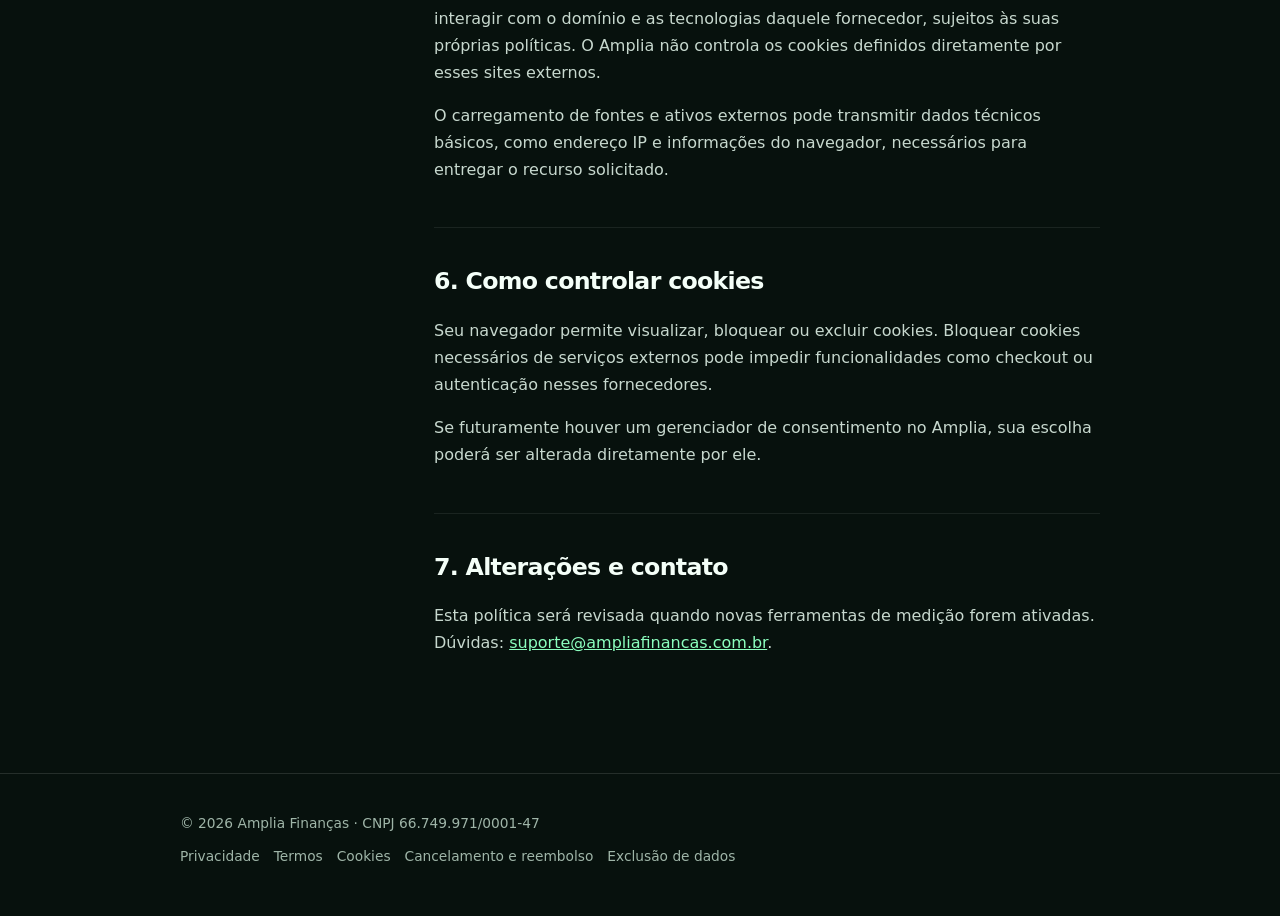
<file: cookies.html>
<!DOCTYPE html><html lang="pt-BR"><head><meta charset="UTF-8"><meta name="viewport" content="width=device-width,initial-scale=1"><title>Política de Cookies — Amplia Finanças</title><meta name="description" content="Política de Cookies do Amplia Finanças."><link rel="canonical" href="https://ampliafinancas.com.br/cookies"><link rel="icon" href="/favicon.ico"><link rel="stylesheet" href="/legal.css"></head><body><nav class="nav"><div class="wrap"><a class="brand" href="/"><img src="/icon-512.png" width="32" height="32" alt="">Amplia Finanças</a><a class="back" href="/">← Voltar ao site</a></div></nav><header class="hero"><div class="wrap"><div class="kicker">Navegação e rastreamento</div><h1>Política de Cookies</h1><p class="lead">Explicamos o que pode ser armazenado no navegador e como tratamos tecnologias de medição no site.</p><p class="meta">Última atualização: 20 de outubro de 2026 · Versão 1.0</p><div class="notice"><strong>Situação atual:</strong> o Amplia não ativa cookies analíticos ou publicitários próprios no site sem uma configuração válida e, quando consentimento for necessário, sem oferecer escolha adequada ao visitante.</div></div></header><main class="wrap layout"><aside class="toc"><b>Nesta política</b><a href="#o-que-sao">1. O que são</a><a href="#uso-atual">2. Uso atual</a><a href="#necessarios">3. Necessários</a><a href="#analytics">4. Analytics</a><a href="#terceiros">5. Terceiros</a><a href="#controle">6. Controle</a><a href="#alteracoes">7. Alterações</a></aside><article>
<section id="o-que-sao"><h2>1. O que são cookies</h2><p>Cookies são pequenos arquivos ou identificadores gravados ou lidos pelo navegador. Tecnologias semelhantes podem ser usadas para segurança, preferências, medição de audiência e outras finalidades.</p></section>
<section id="uso-atual"><h2>2. Como o site está configurado hoje</h2><p>O site principal do Amplia é essencialmente estático. Não mantemos, nesta versão, ferramentas próprias de publicidade comportamental ou analytics não essencial ativas por padrão. Scripts de teste sem configuração válida não são mantidos em produção.</p></section>
<section id="necessarios"><h2>3. Cookies e dados técnicos necessários</h2><p>Fornecedores de infraestrutura podem tratar endereços IP, cabeçalhos de rede, registros de segurança e, em determinadas situações, cookies estritamente necessários para entrega, proteção e funcionamento dos serviços. Esses mecanismos não são utilizados pelo Amplia para criar perfis publicitários.</p></section>
<section id="analytics"><h2>4. Analytics e medição</h2><p>Se o Amplia ativar ferramentas analíticas que dependam de consentimento, elas deverão ser apresentadas com informação clara e opção real de aceitar ou rejeitar antes da ativação, conforme aplicável. A política será atualizada com nome do fornecedor, finalidade e duração.</p></section>
<section id="terceiros"><h2>5. Sites e serviços de terceiros</h2><p>Ao abrir o checkout da Stripe, o WhatsApp ou outro serviço externo, você passa a interagir com o domínio e as tecnologias daquele fornecedor, sujeitos às suas próprias políticas. O Amplia não controla os cookies definidos diretamente por esses sites externos.</p><p>O carregamento de fontes e ativos externos pode transmitir dados técnicos básicos, como endereço IP e informações do navegador, necessários para entregar o recurso solicitado.</p></section>
<section id="controle"><h2>6. Como controlar cookies</h2><p>Seu navegador permite visualizar, bloquear ou excluir cookies. Bloquear cookies necessários de serviços externos pode impedir funcionalidades como checkout ou autenticação nesses fornecedores.</p><p>Se futuramente houver um gerenciador de consentimento no Amplia, sua escolha poderá ser alterada diretamente por ele.</p></section>
<section id="alteracoes"><h2>7. Alterações e contato</h2><p>Esta política será revisada quando novas ferramentas de medição forem ativadas. Dúvidas: <a href="mailto:suporte@ampliafinancas.com.br">suporte@ampliafinancas.com.br</a>.</p></section>
</article></main><footer><div class="wrap">© 2026 Amplia Finanças · CNPJ 66.749.971/0001-47<div class="footlinks"><a href="/privacidade">Privacidade</a><a href="/termos">Termos</a><a href="/cookies">Cookies</a><a href="/cancelamento">Cancelamento e reembolso</a><a href="/exclusao-dados">Exclusão de dados</a></div></div></footer></body></html>
</file>
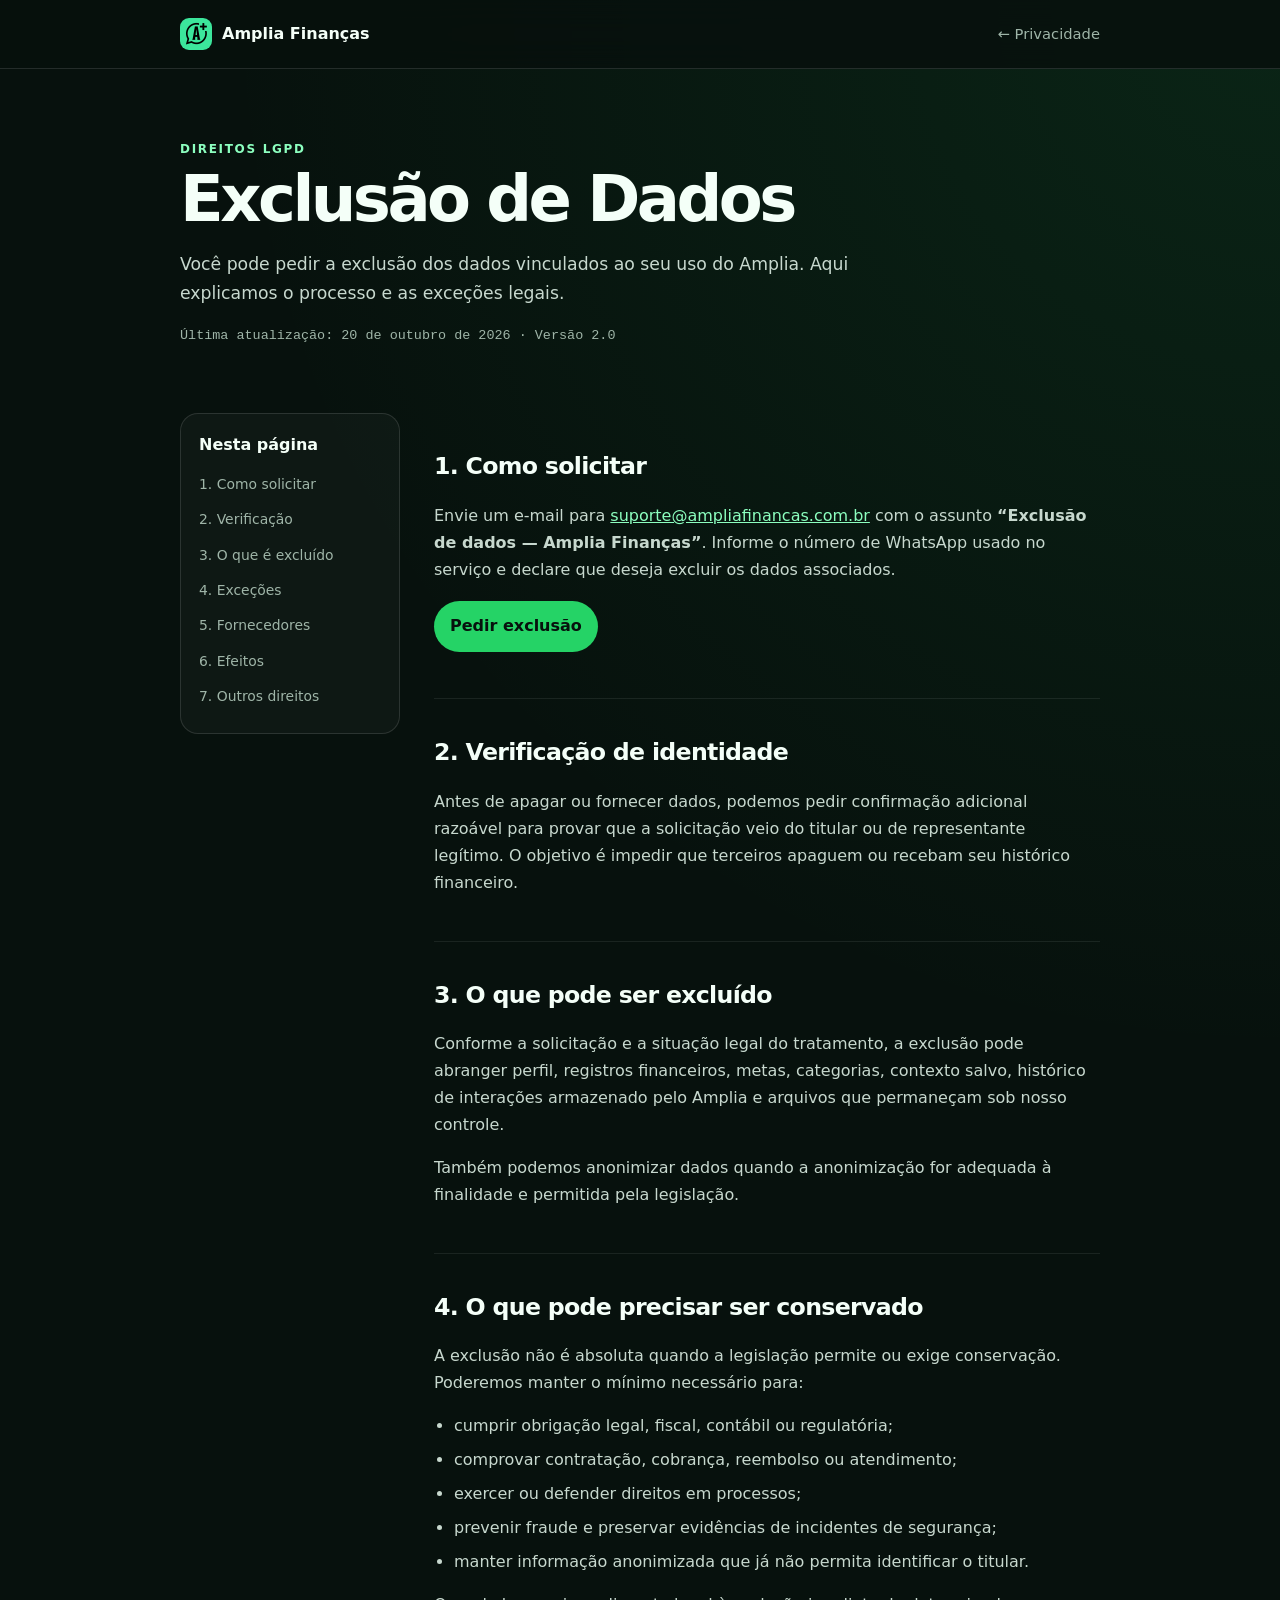
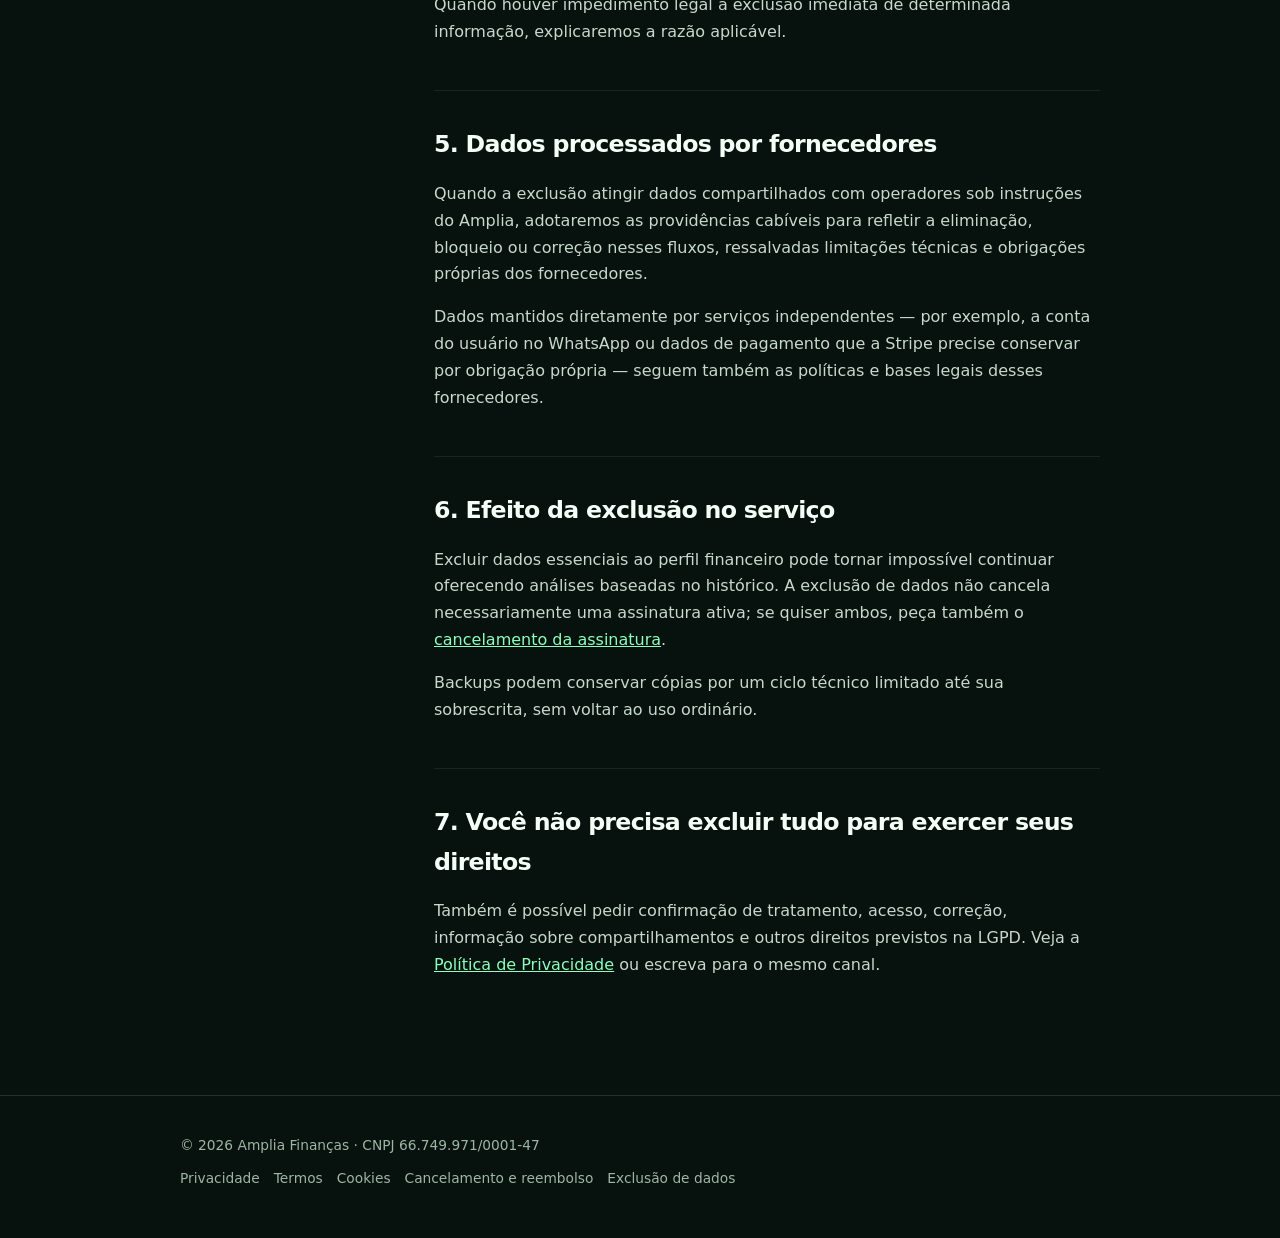
<file: exclusao-dados.html>
<!DOCTYPE html><html lang="pt-BR"><head><meta charset="UTF-8"><meta name="viewport" content="width=device-width,initial-scale=1"><title>Exclusão de Dados — Amplia Finanças</title><meta name="description" content="Instruções para solicitar acesso, correção ou exclusão de dados pessoais no Amplia Finanças."><link rel="canonical" href="https://ampliafinancas.com.br/exclusao-dados"><link rel="icon" href="/favicon.ico"><link rel="stylesheet" href="/legal.css"></head><body><nav class="nav"><div class="wrap"><a class="brand" href="/"><img src="/icon-512.png" width="32" height="32" alt="">Amplia Finanças</a><a class="back" href="/privacidade">← Privacidade</a></div></nav><header class="hero"><div class="wrap"><div class="kicker">Direitos LGPD</div><h1>Exclusão de Dados</h1><p class="lead">Você pode pedir a exclusão dos dados vinculados ao seu uso do Amplia. Aqui explicamos o processo e as exceções legais.</p><p class="meta">Última atualização: 20 de outubro de 2026 · Versão 2.0</p></div></header><main class="wrap layout"><aside class="toc"><b>Nesta página</b><a href="#solicitar">1. Como solicitar</a><a href="#verificacao">2. Verificação</a><a href="#escopo">3. O que é excluído</a><a href="#excecoes">4. Exceções</a><a href="#terceiros">5. Fornecedores</a><a href="#efeitos">6. Efeitos</a><a href="#outros">7. Outros direitos</a></aside><article>
<section id="solicitar"><h2>1. Como solicitar</h2><p>Envie um e-mail para <a href="mailto:suporte@ampliafinancas.com.br?subject=Exclus%C3%A3o%20de%20dados%20-%20Amplia%20Finan%C3%A7as">suporte@ampliafinancas.com.br</a> com o assunto <strong>“Exclusão de dados — Amplia Finanças”</strong>. Informe o número de WhatsApp usado no serviço e declare que deseja excluir os dados associados.</p><div class="actions"><a class="btn primary" href="mailto:suporte@ampliafinancas.com.br?subject=Exclus%C3%A3o%20de%20dados%20-%20Amplia%20Finan%C3%A7as">Pedir exclusão</a></div></section>
<section id="verificacao"><h2>2. Verificação de identidade</h2><p>Antes de apagar ou fornecer dados, podemos pedir confirmação adicional razoável para provar que a solicitação veio do titular ou de representante legítimo. O objetivo é impedir que terceiros apaguem ou recebam seu histórico financeiro.</p></section>
<section id="escopo"><h2>3. O que pode ser excluído</h2><p>Conforme a solicitação e a situação legal do tratamento, a exclusão pode abranger perfil, registros financeiros, metas, categorias, contexto salvo, histórico de interações armazenado pelo Amplia e arquivos que permaneçam sob nosso controle.</p><p>Também podemos anonimizar dados quando a anonimização for adequada à finalidade e permitida pela legislação.</p></section>
<section id="excecoes"><h2>4. O que pode precisar ser conservado</h2><p>A exclusão não é absoluta quando a legislação permite ou exige conservação. Poderemos manter o mínimo necessário para:</p><ul class="plain"><li>cumprir obrigação legal, fiscal, contábil ou regulatória;</li><li>comprovar contratação, cobrança, reembolso ou atendimento;</li><li>exercer ou defender direitos em processos;</li><li>prevenir fraude e preservar evidências de incidentes de segurança;</li><li>manter informação anonimizada que já não permita identificar o titular.</li></ul><p>Quando houver impedimento legal à exclusão imediata de determinada informação, explicaremos a razão aplicável.</p></section>
<section id="terceiros"><h2>5. Dados processados por fornecedores</h2><p>Quando a exclusão atingir dados compartilhados com operadores sob instruções do Amplia, adotaremos as providências cabíveis para refletir a eliminação, bloqueio ou correção nesses fluxos, ressalvadas limitações técnicas e obrigações próprias dos fornecedores.</p><p>Dados mantidos diretamente por serviços independentes — por exemplo, a conta do usuário no WhatsApp ou dados de pagamento que a Stripe precise conservar por obrigação própria — seguem também as políticas e bases legais desses fornecedores.</p></section>
<section id="efeitos"><h2>6. Efeito da exclusão no serviço</h2><p>Excluir dados essenciais ao perfil financeiro pode tornar impossível continuar oferecendo análises baseadas no histórico. A exclusão de dados não cancela necessariamente uma assinatura ativa; se quiser ambos, peça também o <a href="/cancelamento">cancelamento da assinatura</a>.</p><p>Backups podem conservar cópias por um ciclo técnico limitado até sua sobrescrita, sem voltar ao uso ordinário.</p></section>
<section id="outros"><h2>7. Você não precisa excluir tudo para exercer seus direitos</h2><p>Também é possível pedir confirmação de tratamento, acesso, correção, informação sobre compartilhamentos e outros direitos previstos na LGPD. Veja a <a href="/privacidade#direitos">Política de Privacidade</a> ou escreva para o mesmo canal.</p></section>
</article></main><footer><div class="wrap">© 2026 Amplia Finanças · CNPJ 66.749.971/0001-47<div class="footlinks"><a href="/privacidade">Privacidade</a><a href="/termos">Termos</a><a href="/cookies">Cookies</a><a href="/cancelamento">Cancelamento e reembolso</a><a href="/exclusao-dados">Exclusão de dados</a></div></div></footer></body></html>
</file>
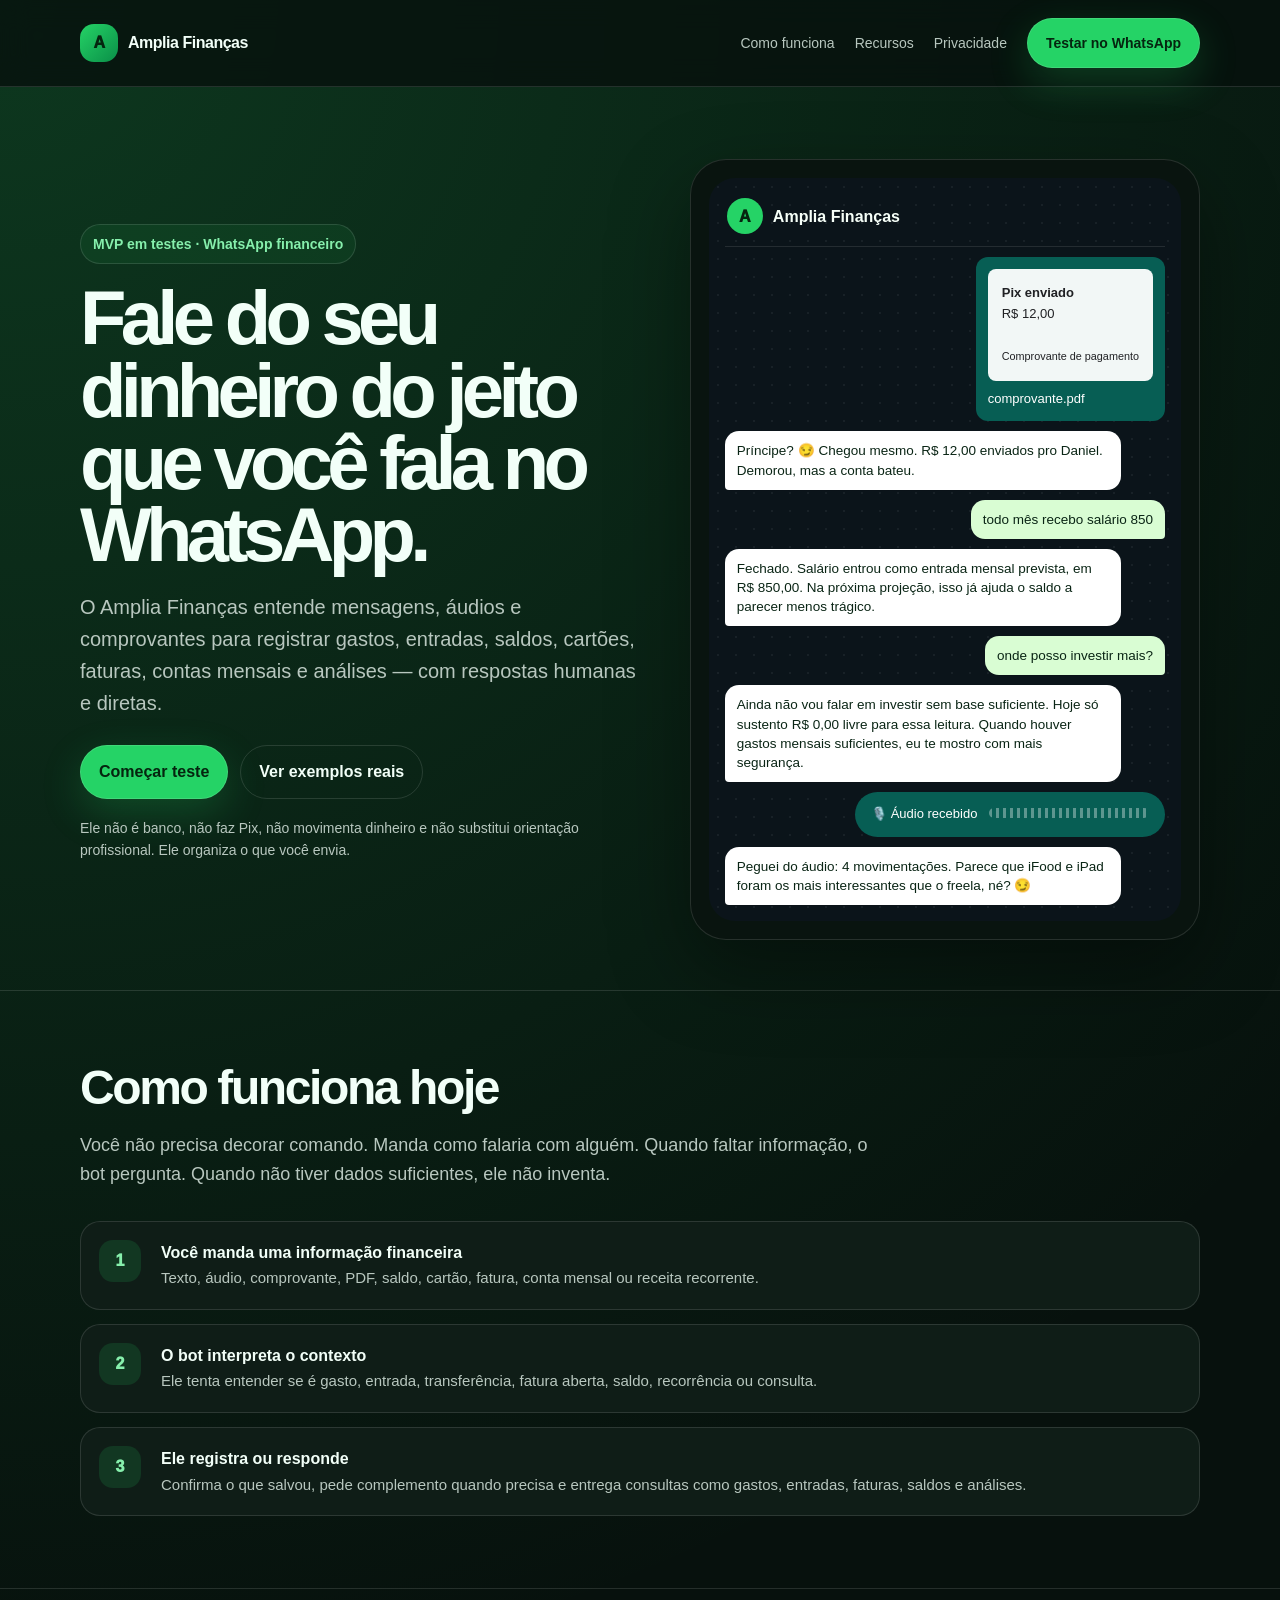
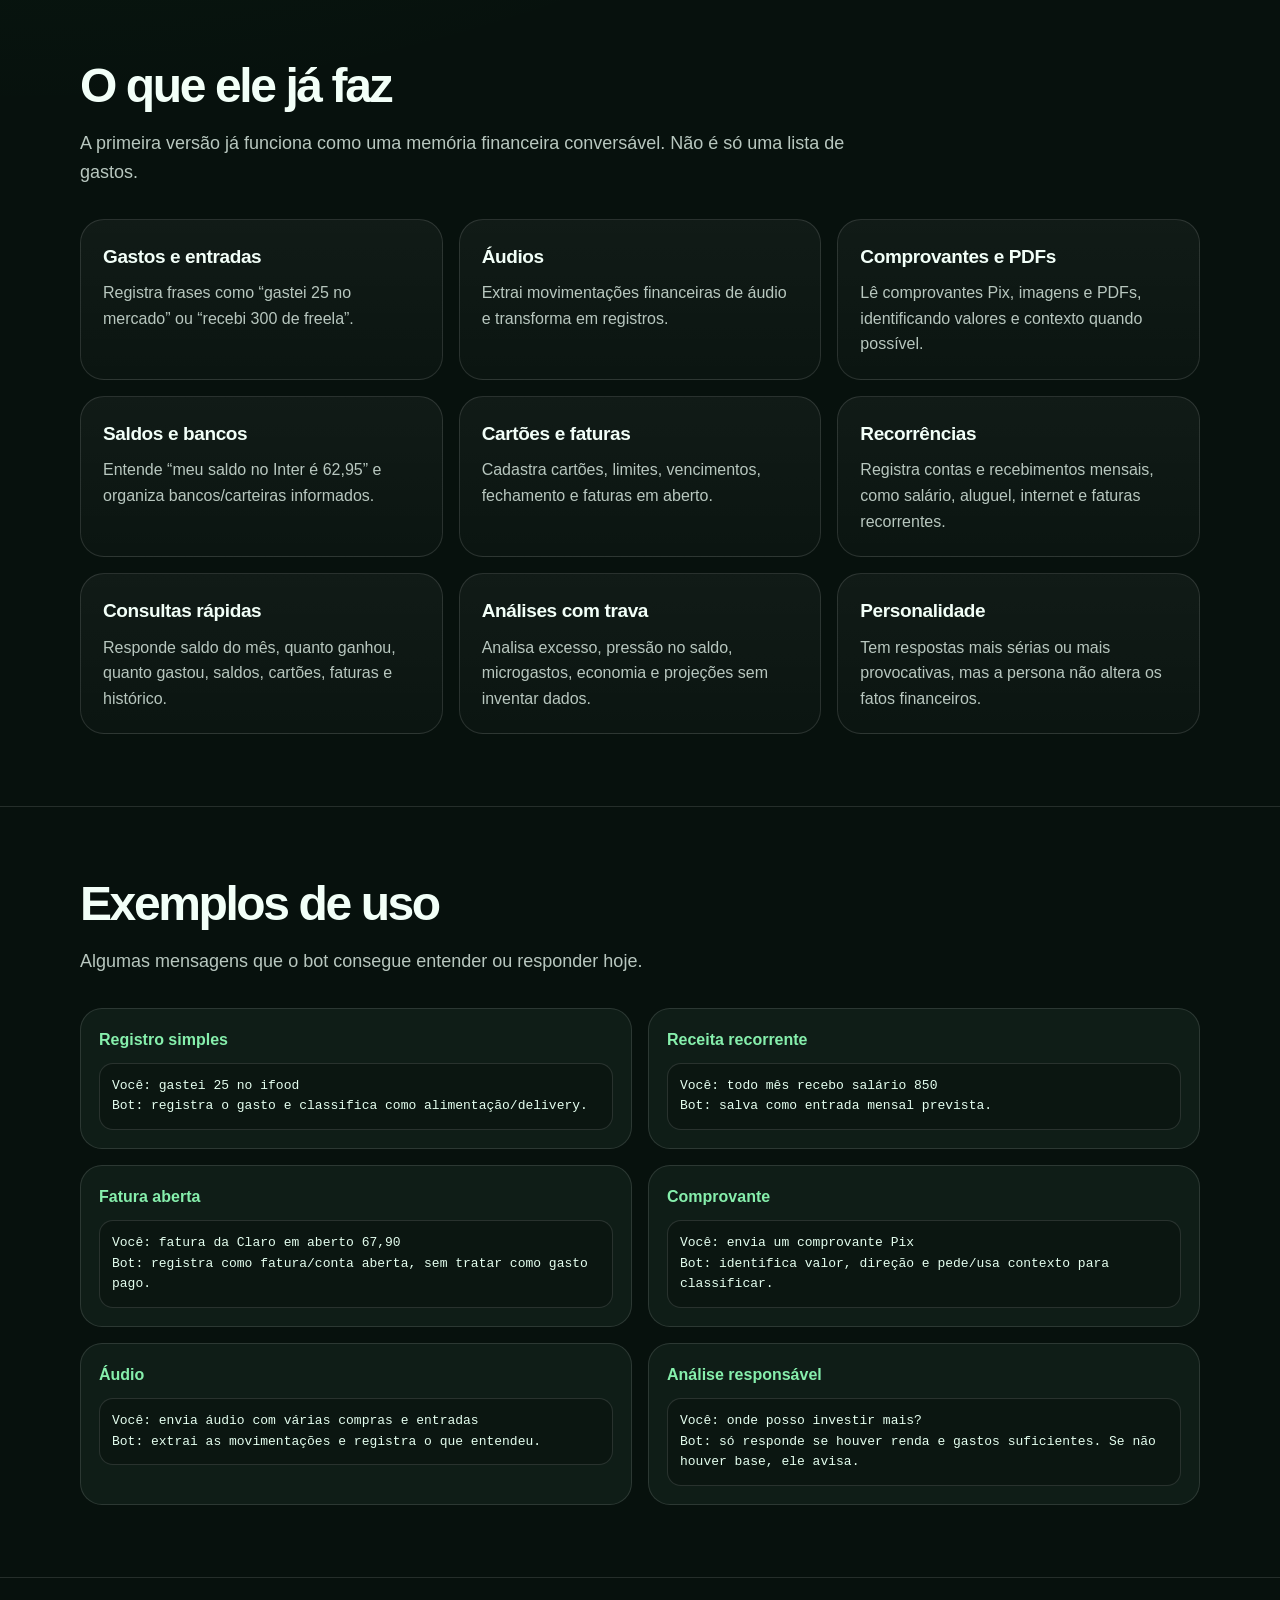
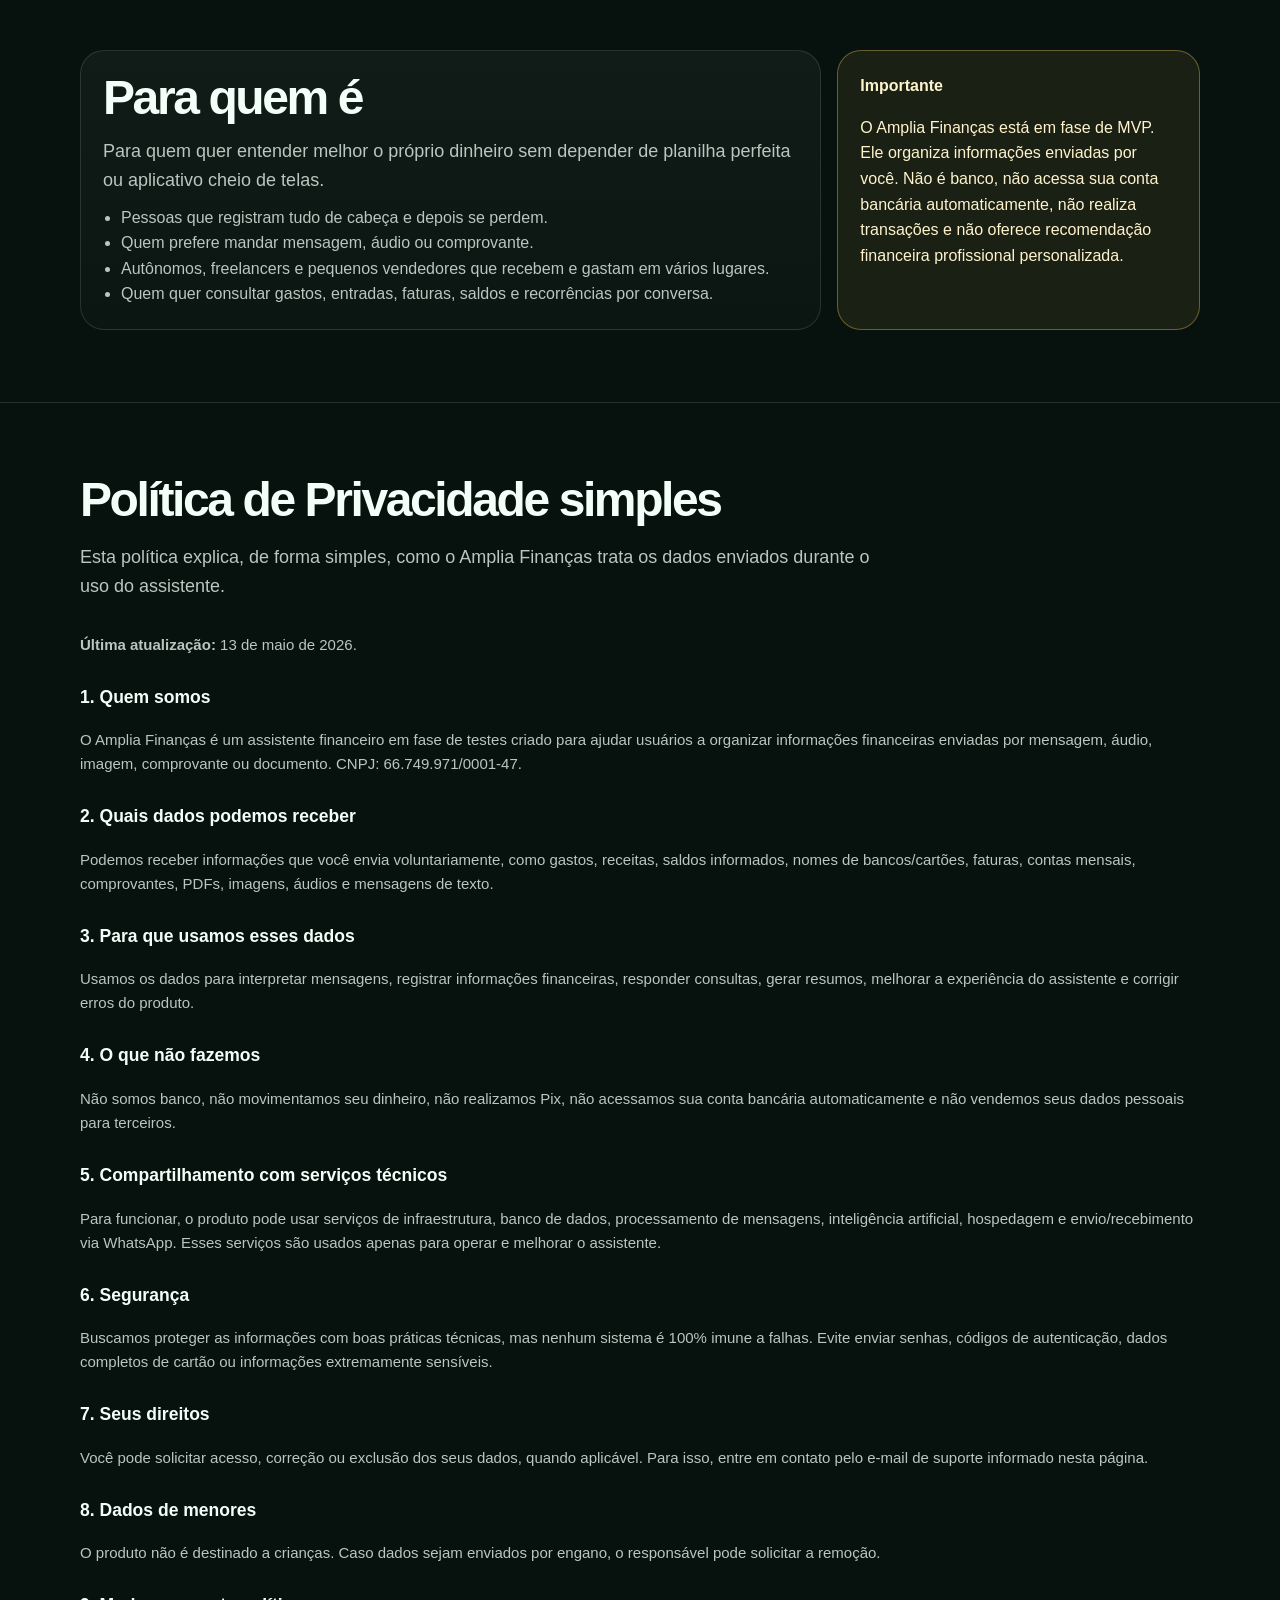
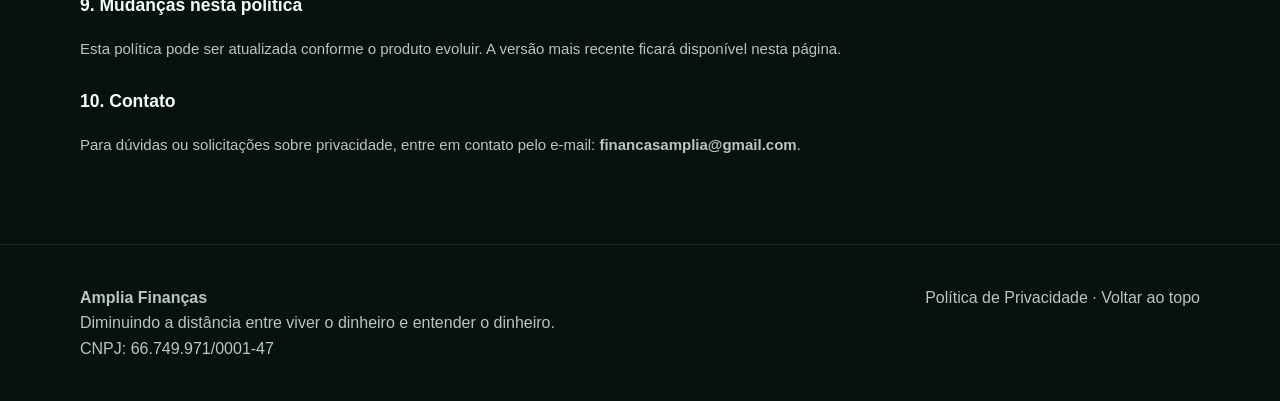
<file: preview.html>
<!DOCTYPE html>
<html lang="pt-BR">
<head>
  <meta charset="UTF-8" />
  <meta name="viewport" content="width=device-width, initial-scale=1.0" />
  <title>Amplia Finanças — Seu dinheiro explicado no WhatsApp</title>
  <meta name="description" content="Amplia Finanças é um assistente financeiro pelo WhatsApp que registra gastos, receitas, comprovantes, áudios, faturas, saldos, cartões e recorrências em linguagem natural." />
  <style>
    :root {
      --bg: #07110d;
      --card: #0f1d17;
      --card-2: #13251d;
      --text: #f2fff8;
      --muted: #b8c7bf;
      --green: #25d366;
      --green-2: #86efac;
      --line: rgba(255,255,255,.12);
      --warn: #ffd166;
      --whatsapp: #efeae2;
      --bubble-user: #d9fdd3;
      --bubble-bot: #ffffff;
    }

    * { box-sizing: border-box; }
    html { scroll-behavior: smooth; }
    body {
      margin: 0;
      font-family: Inter, Arial, Helvetica, sans-serif;
      background: radial-gradient(circle at top left, rgba(37, 211, 102, .20), transparent 32%), var(--bg);
      color: var(--text);
      line-height: 1.6;
    }
    a { color: inherit; text-decoration: none; }
    .container { width: min(1120px, calc(100% - 32px)); margin: 0 auto; }

    header {
      padding: 18px 0;
      border-bottom: 1px solid var(--line);
      position: sticky;
      top: 0;
      backdrop-filter: blur(14px);
      background: rgba(7, 17, 13, .80);
      z-index: 20;
    }
    .nav { display: flex; justify-content: space-between; align-items: center; gap: 16px; }
    .brand { display: flex; align-items: center; gap: 10px; font-weight: 900; letter-spacing: -.03em; }
    .logo {
      width: 38px; height: 38px; border-radius: 14px;
      background: linear-gradient(135deg, var(--green), #0a8f48);
      display: grid; place-items: center; color: #05250f; font-weight: 950;
    }
    .nav-links { display: flex; align-items: center; gap: 20px; color: var(--muted); font-size: 14px; }
    .btn {
      display: inline-flex; align-items: center; justify-content: center;
      padding: 13px 18px; border-radius: 999px; font-weight: 850;
      background: var(--green); color: #05250f;
      border: 1px solid rgba(255,255,255,.12);
      box-shadow: 0 14px 40px rgba(37, 211, 102, .22);
    }
    .btn.secondary { background: transparent; color: var(--text); border-color: var(--line); box-shadow: none; }

    .hero {
      display: grid; grid-template-columns: 1.05fr .95fr; align-items: center;
      gap: 46px; padding: 72px 0 50px;
    }
    .tag {
      display: inline-flex; padding: 8px 12px; border: 1px solid var(--line);
      border-radius: 999px; color: var(--green-2); background: rgba(37, 211, 102, .08);
      font-size: 14px; font-weight: 750;
    }
    h1 { font-size: clamp(42px, 7vw, 76px); line-height: .95; letter-spacing: -.075em; margin: 18px 0 20px; }
    .lead { font-size: 20px; color: var(--muted); max-width: 650px; margin-bottom: 26px; }
    .hero-actions { display: flex; gap: 12px; flex-wrap: wrap; margin-bottom: 18px; }
    .note { color: var(--muted); font-size: 14px; }

    .phone {
      background: #09140f; border: 1px solid var(--line); border-radius: 36px;
      padding: 18px; box-shadow: 0 30px 80px rgba(0,0,0,.38);
    }
    .screen {
      background: #0b141a;
      background-image: radial-gradient(rgba(255,255,255,.055) 1px, transparent 1px);
      background-size: 18px 18px;
      color: #0a2515; border-radius: 26px; padding: 16px; min-height: 620px;
      display: flex; flex-direction: column; gap: 10px;
    }
    .chat-header {
      color: #f6fff8; display: flex; align-items: center; gap: 10px;
      padding: 4px 2px 12px; border-bottom: 1px solid rgba(255,255,255,.10); font-weight: 850;
    }
    .avatar { width: 36px; height: 36px; border-radius: 50%; background: var(--green); display: grid; place-items: center; font-weight: 950; color: #05250f; }
    .bubble { max-width: 90%; padding: 10px 12px; border-radius: 14px; font-size: 13.5px; line-height: 1.42; box-shadow: 0 1px 0 rgba(0,0,0,.08); }
    .user { align-self: flex-end; background: var(--bubble-user); border-bottom-right-radius: 4px; }
    .bot { align-self: flex-start; background: var(--bubble-bot); border-bottom-left-radius: 4px; }
    .file-card { align-self: flex-end; background: #075e54; color: #fff; border-radius: 12px; padding: 12px; max-width: 86%; font-size: 13px; }
    .file-inner { background: rgba(255,255,255,.95); color: #202124; border-radius: 8px; padding: 14px; margin-bottom: 8px; }
    .audio { align-self: flex-end; background: #075e54; color: #fff; border-radius: 999px; padding: 12px 16px; max-width: 82%; font-size: 13px; }
    .wave { display: inline-block; width: 160px; height: 10px; margin-left: 8px; background: repeating-linear-gradient(90deg, rgba(255,255,255,.35) 0 3px, transparent 3px 7px); border-radius: 99px; }

    .section { padding: 72px 0; border-top: 1px solid var(--line); }
    h2 { font-size: clamp(30px, 4vw, 48px); line-height: 1.04; letter-spacing: -.05em; margin: 0 0 14px; }
    .section-lead { color: var(--muted); font-size: 18px; max-width: 790px; margin-bottom: 32px; }
    .grid { display: grid; grid-template-columns: repeat(3, 1fr); gap: 16px; }
    .card {
      background: linear-gradient(180deg, rgba(255,255,255,.045), rgba(255,255,255,.02));
      border: 1px solid var(--line); border-radius: 24px; padding: 22px;
    }
    .card h3 { margin: 0 0 8px; font-size: 19px; letter-spacing: -.02em; }
    .card p, .card li { color: var(--muted); margin: 0; }
    .card ul { margin: 10px 0 0; padding-left: 18px; }
    .wide { grid-column: span 2; }

    .examples { display: grid; grid-template-columns: 1fr 1fr; gap: 16px; }
    .example {
      border: 1px solid var(--line); background: var(--card); border-radius: 22px; padding: 18px;
    }
    .example strong { color: var(--green-2); }
    .code { color: #e5fff0; background: rgba(0,0,0,.22); border: 1px solid var(--line); border-radius: 14px; padding: 12px; margin-top: 10px; font-family: ui-monospace, SFMono-Regular, Menlo, monospace; font-size: 13px; white-space: pre-wrap; }

    .steps { counter-reset: step; display: grid; gap: 14px; }
    .step { display: grid; grid-template-columns: 46px 1fr; gap: 16px; align-items: start; padding: 18px; background: var(--card); border: 1px solid var(--line); border-radius: 20px; }
    .step::before { counter-increment: step; content: counter(step); width: 42px; height: 42px; border-radius: 14px; background: rgba(37, 211, 102, .14); color: var(--green-2); display: grid; place-items: center; font-weight: 950; }
    .warning { border: 1px solid rgba(255, 209, 102, .35); background: rgba(255, 209, 102, .08); border-radius: 24px; padding: 22px; color: #fff3cd; }
    .privacy { color: var(--muted); font-size: 15px; }
    .privacy h3 { color: var(--text); margin-top: 26px; }
    footer { padding: 40px 0; color: var(--muted); border-top: 1px solid var(--line); }
    .footer-grid { display: flex; justify-content: space-between; gap: 20px; flex-wrap: wrap; }

    @media (max-width: 900px) {
      .hero { grid-template-columns: 1fr; padding-top: 44px; }
      .grid, .examples { grid-template-columns: 1fr; }
      .wide { grid-column: span 1; }
      .nav-links a:not(.btn) { display: none; }
      .screen { min-height: auto; }
      .bubble, .file-card, .audio { max-width: 96%; }
    }
  </style>
</head>
<body>
  <header>
    <div class="container nav">
      <a class="brand" href="#top" aria-label="Amplia Finanças"><span class="logo">A</span><span>Amplia Finanças</span></a>
      <nav class="nav-links" aria-label="Navegação principal">
        <a href="#como-funciona">Como funciona</a>
        <a href="#recursos">Recursos</a>
        <a href="#privacidade">Privacidade</a>
        <a class="btn" href="https://wa.me/5541988851444?text=Quero%20testar%20o%20Amplia%20Finan%C3%A7as" target="_blank" rel="noreferrer">Testar no WhatsApp</a>
      </nav>
    </div>
  </header>

  <main id="top">
    <section class="container hero">
      <div>
        <span class="tag">MVP em testes · WhatsApp financeiro</span>
        <h1>Fale do seu dinheiro do jeito que você fala no WhatsApp.</h1>
        <p class="lead">O Amplia Finanças entende mensagens, áudios e comprovantes para registrar gastos, entradas, saldos, cartões, faturas, contas mensais e análises — com respostas humanas e diretas.</p>
        <div class="hero-actions">
          <a class="btn" href="https://wa.me/5541988851444?text=Quero%20testar%20o%20Amplia%20Finan%C3%A7as" target="_blank" rel="noreferrer">Começar teste</a>
          <a class="btn secondary" href="#exemplos">Ver exemplos reais</a>
        </div>
        <p class="note">Ele não é banco, não faz Pix, não movimenta dinheiro e não substitui orientação profissional. Ele organiza o que você envia.</p>
      </div>

      <div class="phone" aria-label="Exemplo de conversa com o Amplia Finanças">
        <div class="screen">
          <div class="chat-header"><span class="avatar">A</span> Amplia Finanças</div>
          <div class="file-card"><div class="file-inner"><b>Pix enviado</b><br>R$ 12,00<br><br><small>Comprovante de pagamento</small></div>comprovante.pdf</div>
          <div class="bubble bot">Príncipe? 😏 Chegou mesmo. R$ 12,00 enviados pro Daniel. Demorou, mas a conta bateu.</div>
          <div class="bubble user">todo mês recebo salário 850</div>
          <div class="bubble bot">Fechado. Salário entrou como entrada mensal prevista, em R$ 850,00. Na próxima projeção, isso já ajuda o saldo a parecer menos trágico.</div>
          <div class="bubble user">onde posso investir mais?</div>
          <div class="bubble bot">Ainda não vou falar em investir sem base suficiente. Hoje só sustento R$ 0,00 livre para essa leitura. Quando houver gastos mensais suficientes, eu te mostro com mais segurança.</div>
          <div class="audio">🎙️ Áudio recebido <span class="wave"></span></div>
          <div class="bubble bot">Peguei do áudio: 4 movimentações. Parece que iFood e iPad foram os mais interessantes que o freela, né? 😏</div>
        </div>
      </div>
    </section>

    <section id="como-funciona" class="section">
      <div class="container">
        <h2>Como funciona hoje</h2>
        <p class="section-lead">Você não precisa decorar comando. Manda como falaria com alguém. Quando faltar informação, o bot pergunta. Quando não tiver dados suficientes, ele não inventa.</p>
        <div class="steps">
          <div class="step"><div><strong>Você manda uma informação financeira</strong><br><span class="privacy">Texto, áudio, comprovante, PDF, saldo, cartão, fatura, conta mensal ou receita recorrente.</span></div></div>
          <div class="step"><div><strong>O bot interpreta o contexto</strong><br><span class="privacy">Ele tenta entender se é gasto, entrada, transferência, fatura aberta, saldo, recorrência ou consulta.</span></div></div>
          <div class="step"><div><strong>Ele registra ou responde</strong><br><span class="privacy">Confirma o que salvou, pede complemento quando precisa e entrega consultas como gastos, entradas, faturas, saldos e análises.</span></div></div>
        </div>
      </div>
    </section>

    <section id="recursos" class="section">
      <div class="container">
        <h2>O que ele já faz</h2>
        <p class="section-lead">A primeira versão já funciona como uma memória financeira conversável. Não é só uma lista de gastos.</p>
        <div class="grid">
          <div class="card"><h3>Gastos e entradas</h3><p>Registra frases como “gastei 25 no mercado” ou “recebi 300 de freela”.</p></div>
          <div class="card"><h3>Áudios</h3><p>Extrai movimentações financeiras de áudio e transforma em registros.</p></div>
          <div class="card"><h3>Comprovantes e PDFs</h3><p>Lê comprovantes Pix, imagens e PDFs, identificando valores e contexto quando possível.</p></div>
          <div class="card"><h3>Saldos e bancos</h3><p>Entende “meu saldo no Inter é 62,95” e organiza bancos/carteiras informados.</p></div>
          <div class="card"><h3>Cartões e faturas</h3><p>Cadastra cartões, limites, vencimentos, fechamento e faturas em aberto.</p></div>
          <div class="card"><h3>Recorrências</h3><p>Registra contas e recebimentos mensais, como salário, aluguel, internet e faturas recorrentes.</p></div>
          <div class="card"><h3>Consultas rápidas</h3><p>Responde saldo do mês, quanto ganhou, quanto gastou, saldos, cartões, faturas e histórico.</p></div>
          <div class="card"><h3>Análises com trava</h3><p>Analisa excesso, pressão no saldo, microgastos, economia e projeções sem inventar dados.</p></div>
          <div class="card"><h3>Personalidade</h3><p>Tem respostas mais sérias ou mais provocativas, mas a persona não altera os fatos financeiros.</p></div>
        </div>
      </div>
    </section>

    <section id="exemplos" class="section">
      <div class="container">
        <h2>Exemplos de uso</h2>
        <p class="section-lead">Algumas mensagens que o bot consegue entender ou responder hoje.</p>
        <div class="examples">
          <div class="example"><strong>Registro simples</strong><div class="code">Você: gastei 25 no ifood
Bot: registra o gasto e classifica como alimentação/delivery.</div></div>
          <div class="example"><strong>Receita recorrente</strong><div class="code">Você: todo mês recebo salário 850
Bot: salva como entrada mensal prevista.</div></div>
          <div class="example"><strong>Fatura aberta</strong><div class="code">Você: fatura da Claro em aberto 67,90
Bot: registra como fatura/conta aberta, sem tratar como gasto pago.</div></div>
          <div class="example"><strong>Comprovante</strong><div class="code">Você: envia um comprovante Pix
Bot: identifica valor, direção e pede/usa contexto para classificar.</div></div>
          <div class="example"><strong>Áudio</strong><div class="code">Você: envia áudio com várias compras e entradas
Bot: extrai as movimentações e registra o que entendeu.</div></div>
          <div class="example"><strong>Análise responsável</strong><div class="code">Você: onde posso investir mais?
Bot: só responde se houver renda e gastos suficientes. Se não houver base, ele avisa.</div></div>
        </div>
      </div>
    </section>

    <section class="section">
      <div class="container grid">
        <div class="card wide">
          <h2>Para quem é</h2>
          <p class="section-lead">Para quem quer entender melhor o próprio dinheiro sem depender de planilha perfeita ou aplicativo cheio de telas.</p>
          <ul>
            <li>Pessoas que registram tudo de cabeça e depois se perdem.</li>
            <li>Quem prefere mandar mensagem, áudio ou comprovante.</li>
            <li>Autônomos, freelancers e pequenos vendedores que recebem e gastam em vários lugares.</li>
            <li>Quem quer consultar gastos, entradas, faturas, saldos e recorrências por conversa.</li>
          </ul>
        </div>
        <div class="warning">
          <strong>Importante</strong>
          <p>O Amplia Finanças está em fase de MVP. Ele organiza informações enviadas por você. Não é banco, não acessa sua conta bancária automaticamente, não realiza transações e não oferece recomendação financeira profissional personalizada.</p>
        </div>
      </div>
    </section>

    <section id="privacidade" class="section">
      <div class="container">
        <h2>Política de Privacidade simples</h2>
        <p class="section-lead">Esta política explica, de forma simples, como o Amplia Finanças trata os dados enviados durante o uso do assistente.</p>
        <div class="privacy">
          <p><strong>Última atualização:</strong> 13 de maio de 2026.</p>
          <h3>1. Quem somos</h3><p>O Amplia Finanças é um assistente financeiro em fase de testes criado para ajudar usuários a organizar informações financeiras enviadas por mensagem, áudio, imagem, comprovante ou documento. CNPJ: 66.749.971/0001-47.</p>
          <h3>2. Quais dados podemos receber</h3><p>Podemos receber informações que você envia voluntariamente, como gastos, receitas, saldos informados, nomes de bancos/cartões, faturas, contas mensais, comprovantes, PDFs, imagens, áudios e mensagens de texto.</p>
          <h3>3. Para que usamos esses dados</h3><p>Usamos os dados para interpretar mensagens, registrar informações financeiras, responder consultas, gerar resumos, melhorar a experiência do assistente e corrigir erros do produto.</p>
          <h3>4. O que não fazemos</h3><p>Não somos banco, não movimentamos seu dinheiro, não realizamos Pix, não acessamos sua conta bancária automaticamente e não vendemos seus dados pessoais para terceiros.</p>
          <h3>5. Compartilhamento com serviços técnicos</h3><p>Para funcionar, o produto pode usar serviços de infraestrutura, banco de dados, processamento de mensagens, inteligência artificial, hospedagem e envio/recebimento via WhatsApp. Esses serviços são usados apenas para operar e melhorar o assistente.</p>
          <h3>6. Segurança</h3><p>Buscamos proteger as informações com boas práticas técnicas, mas nenhum sistema é 100% imune a falhas. Evite enviar senhas, códigos de autenticação, dados completos de cartão ou informações extremamente sensíveis.</p>
          <h3>7. Seus direitos</h3><p>Você pode solicitar acesso, correção ou exclusão dos seus dados, quando aplicável. Para isso, entre em contato pelo e-mail de suporte informado nesta página.</p>
          <h3>8. Dados de menores</h3><p>O produto não é destinado a crianças. Caso dados sejam enviados por engano, o responsável pode solicitar a remoção.</p>
          <h3>9. Mudanças nesta política</h3><p>Esta política pode ser atualizada conforme o produto evoluir. A versão mais recente ficará disponível nesta página.</p>
          <h3>10. Contato</h3><p>Para dúvidas ou solicitações sobre privacidade, entre em contato pelo e-mail: <strong>financasamplia@gmail.com</strong>.</p>
        </div>
      </div>
    </section>
  </main>

  <footer>
    <div class="container footer-grid">
      <div><strong>Amplia Finanças</strong><br><span>Diminuindo a distância entre viver o dinheiro e entender o dinheiro.</span><br><span>CNPJ: 66.749.971/0001-47</span></div>
      <div><a href="#privacidade">Política de Privacidade</a> · <a href="#top">Voltar ao topo</a></div>
    </div>
  </footer>
</body>
</html>
</file>
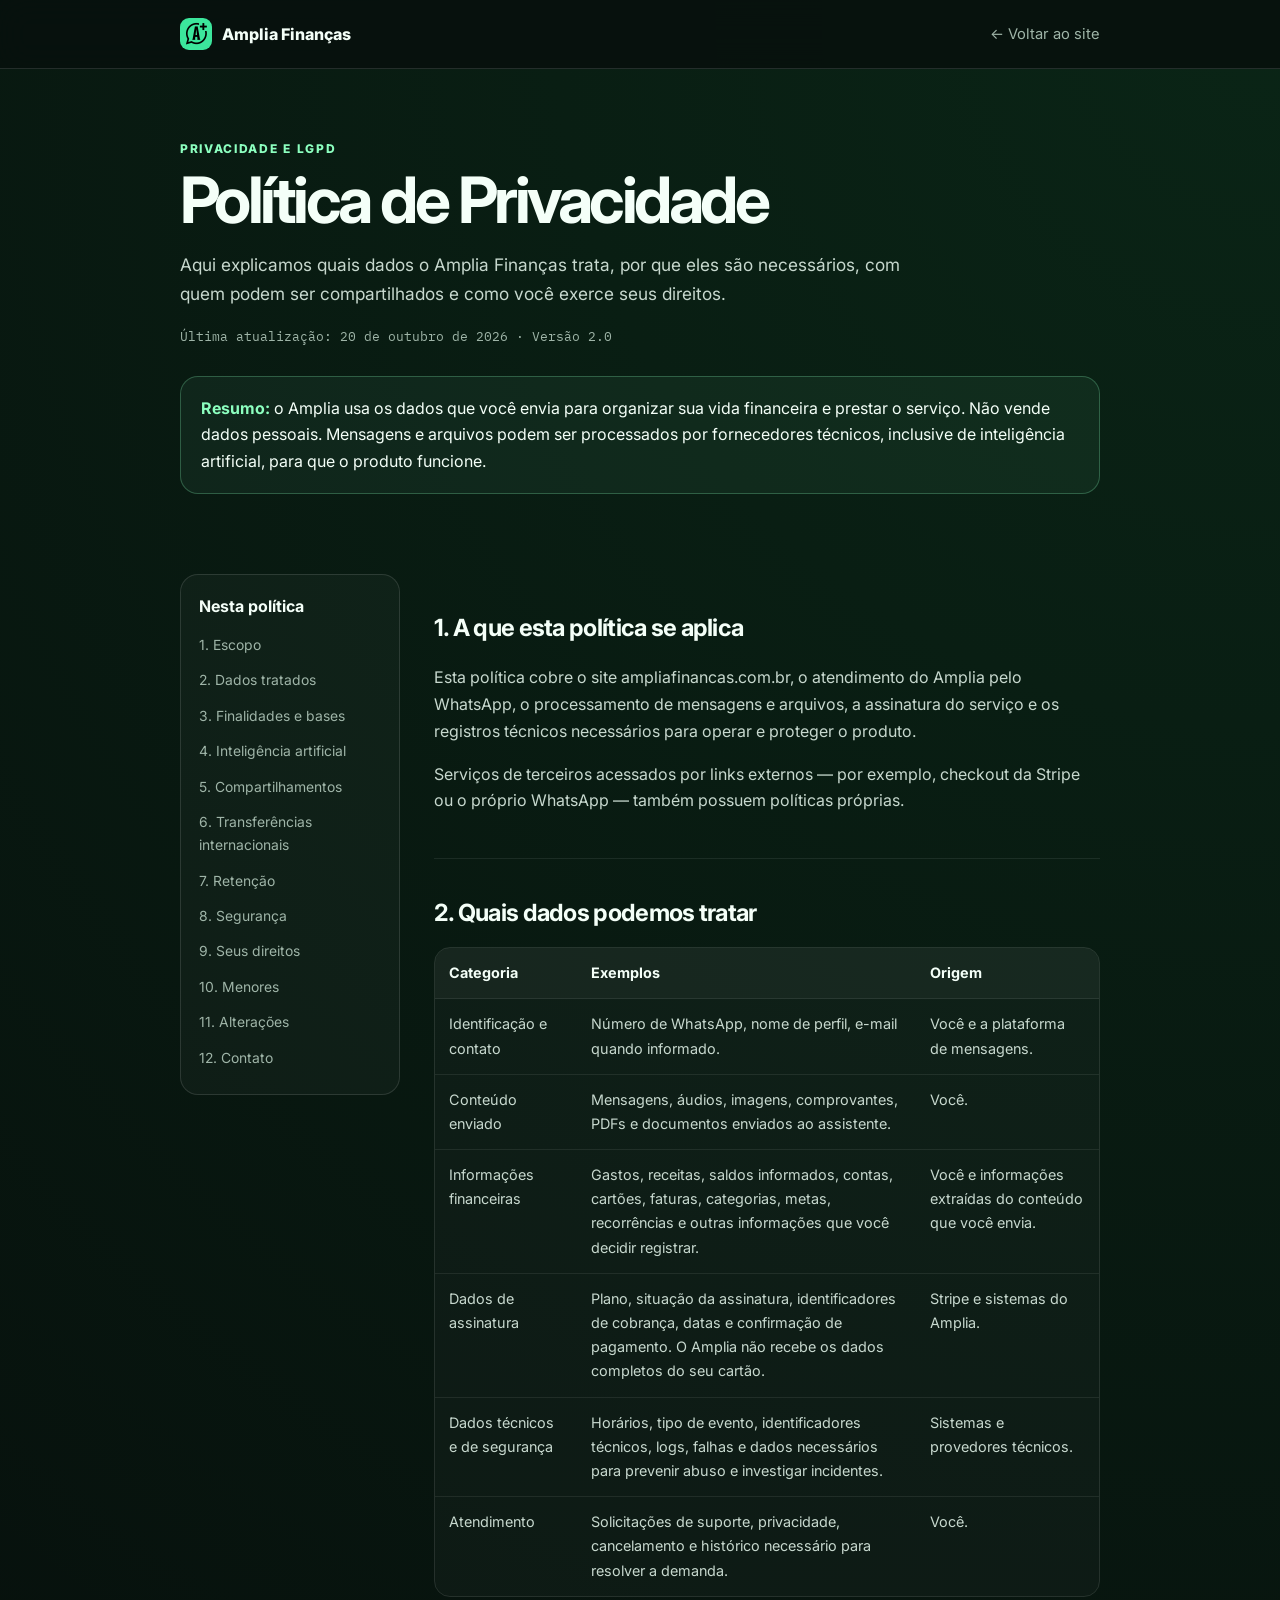
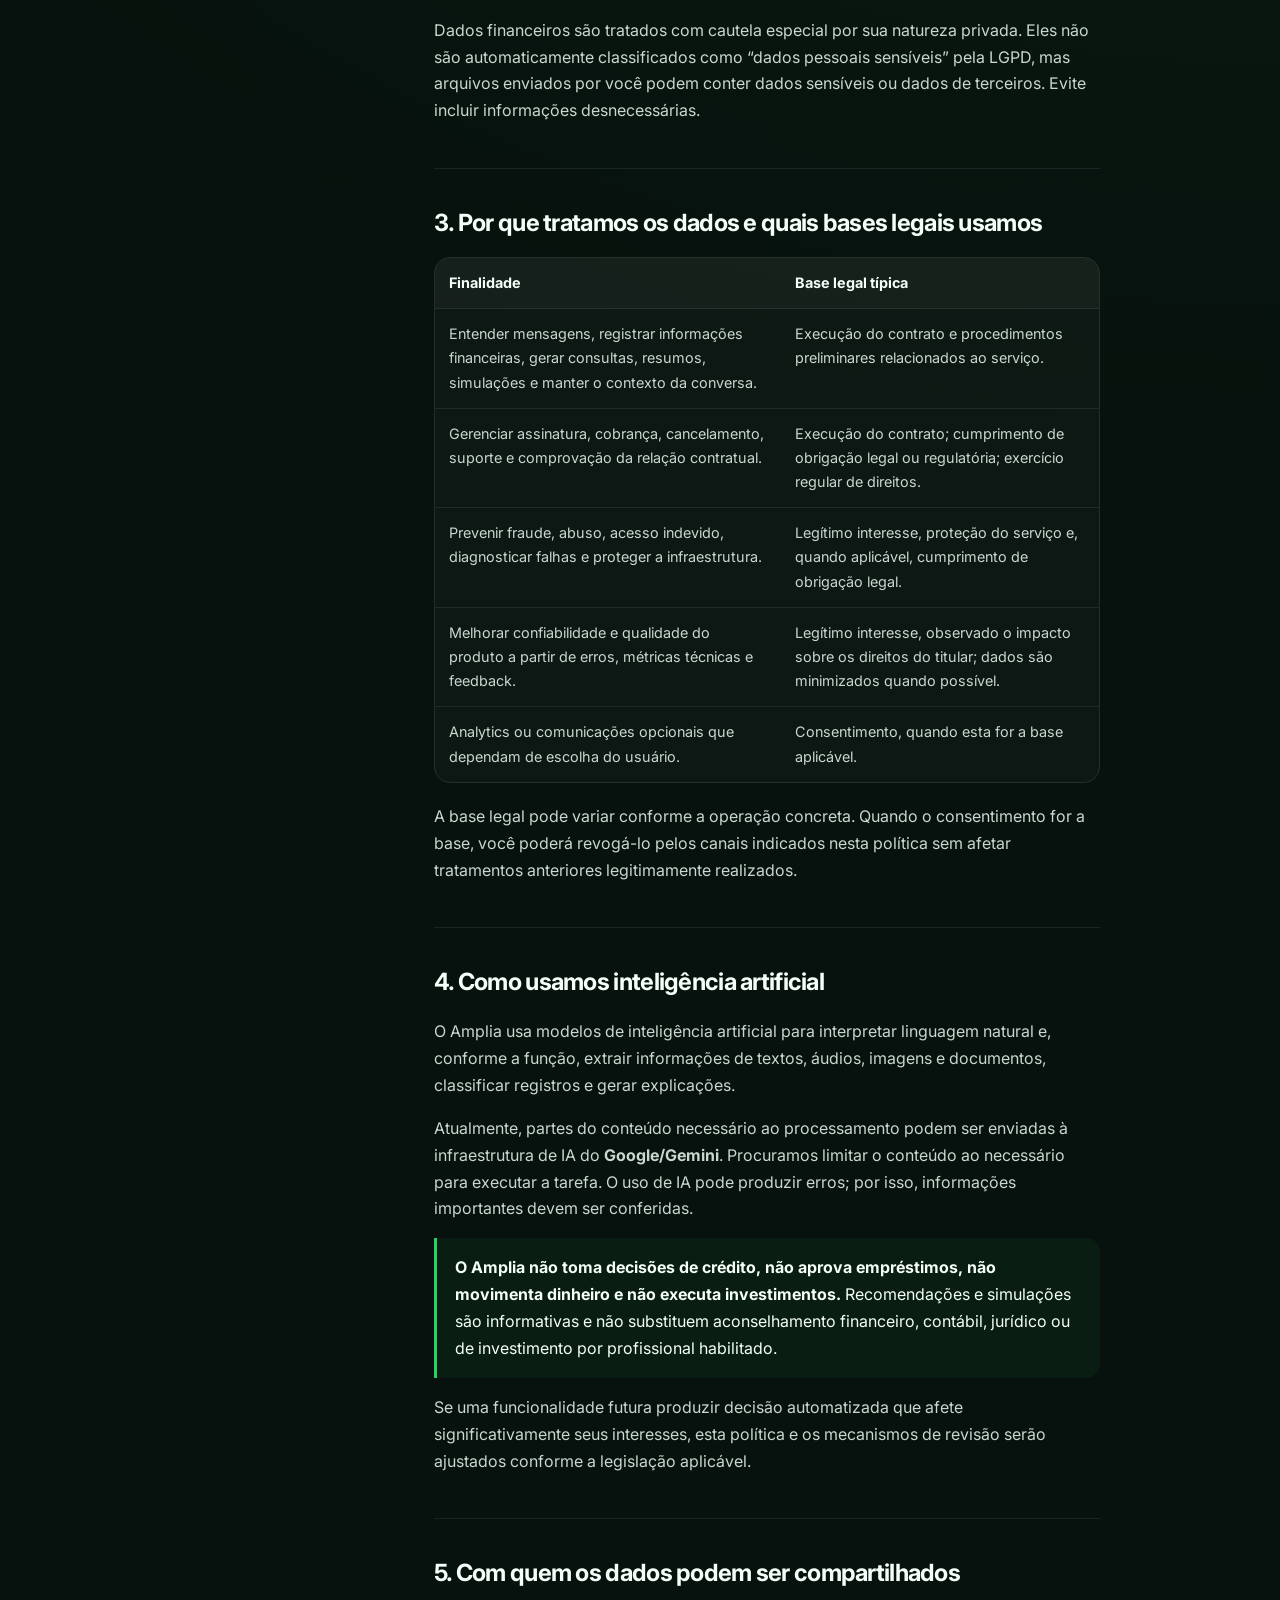
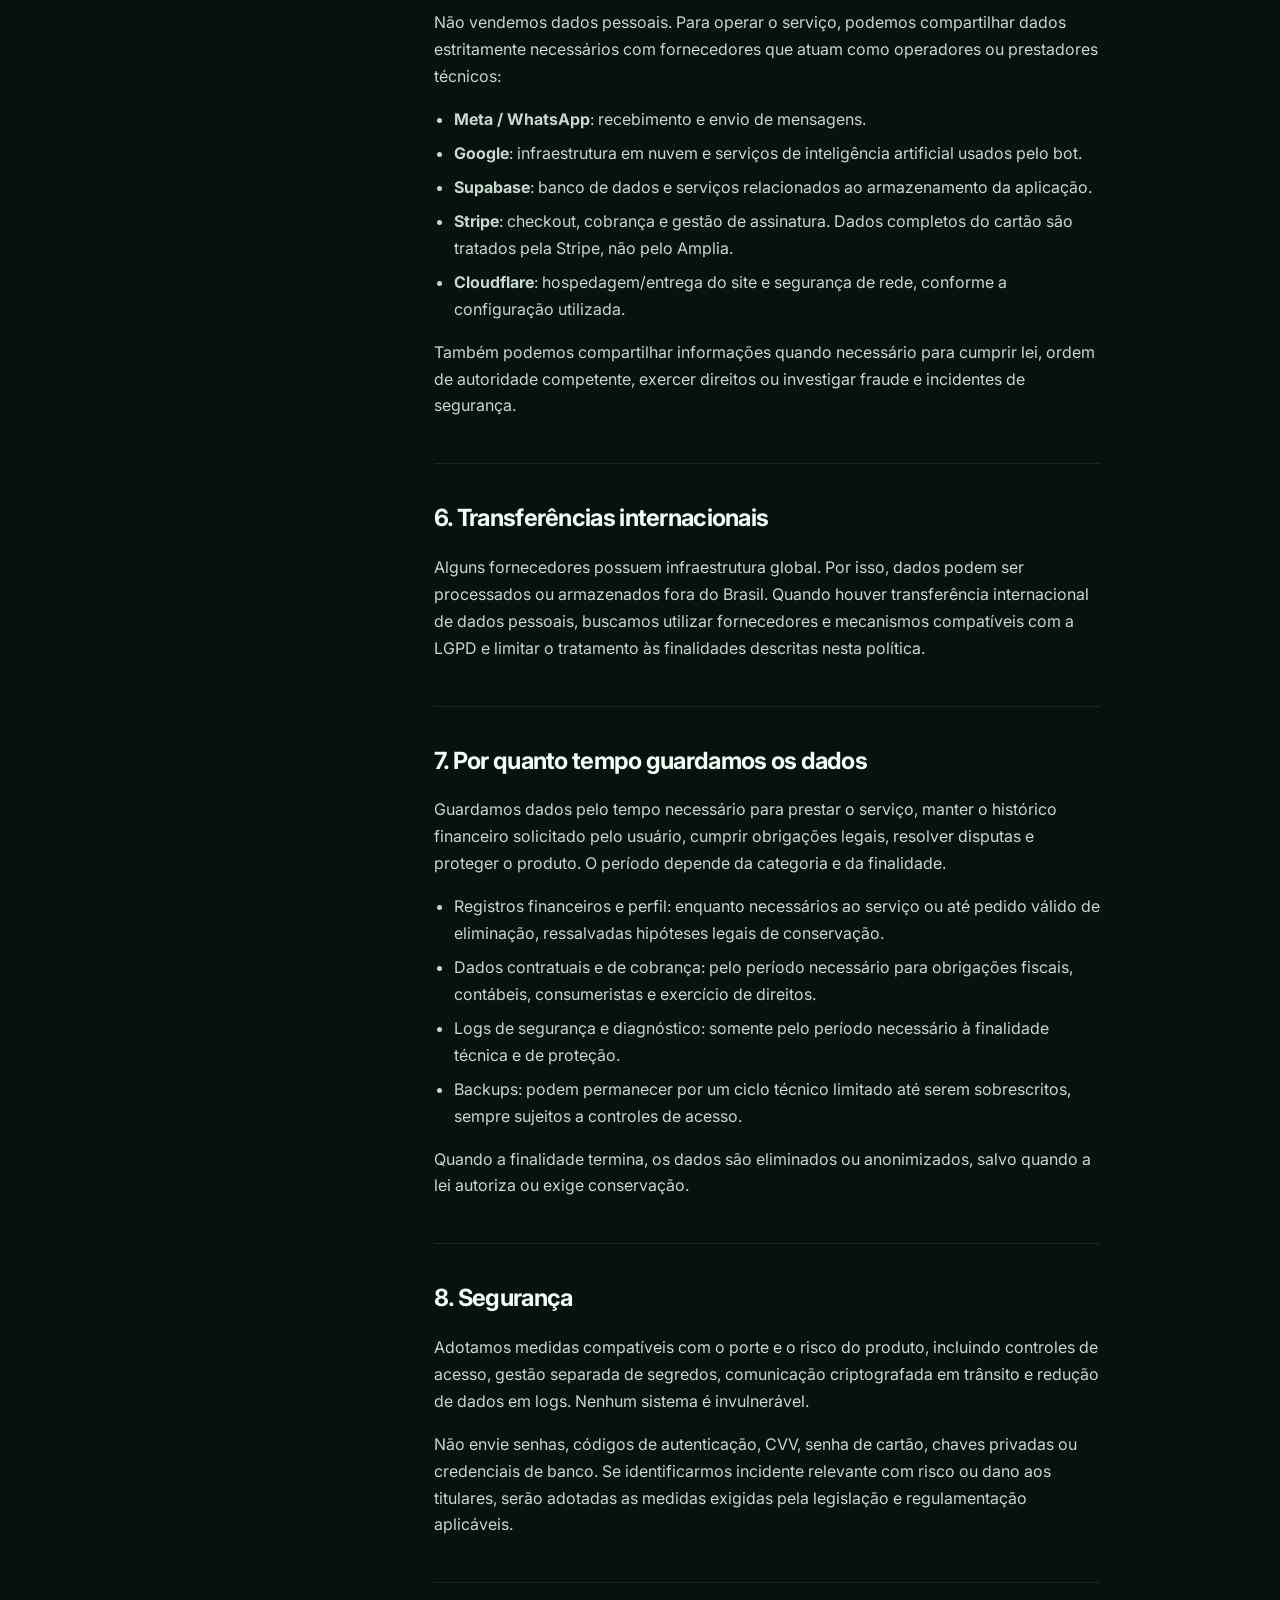
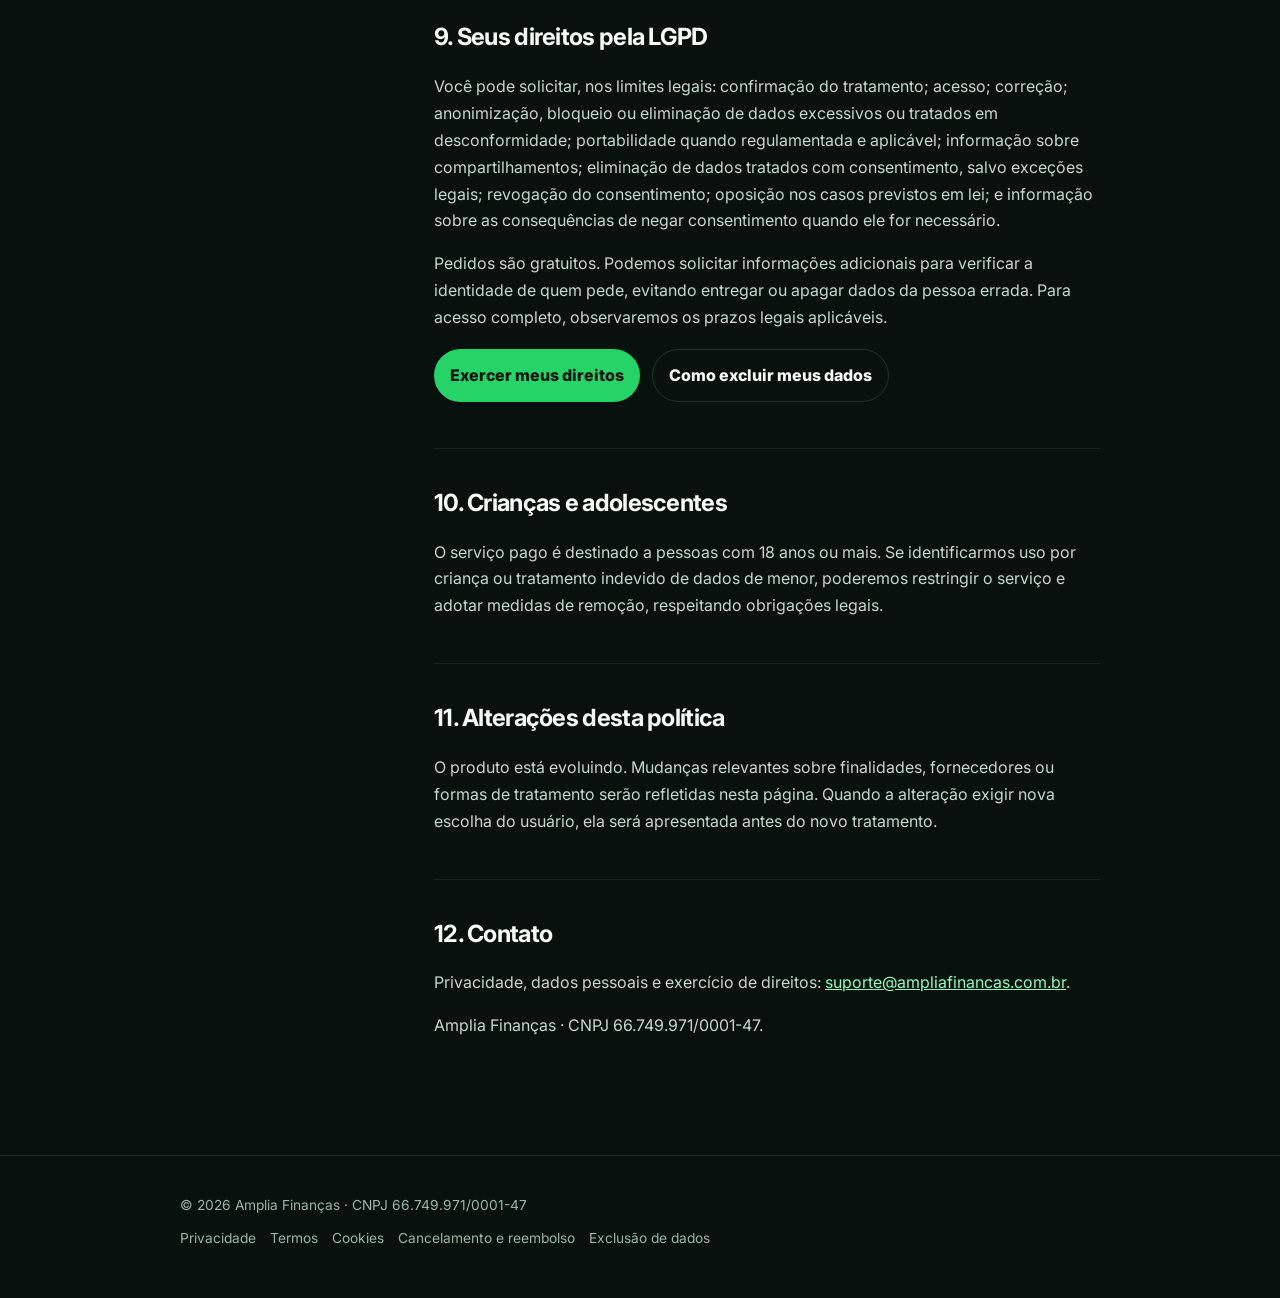
<file: privacidade.html>
<!DOCTYPE html>
<html lang="pt-BR">
<head>
<meta charset="UTF-8"><meta name="viewport" content="width=device-width,initial-scale=1">
<title>Política de Privacidade — Amplia Finanças</title>
<meta name="description" content="Política de Privacidade do Amplia Finanças: dados tratados, finalidades, fornecedores, IA, retenção e direitos LGPD.">
<link rel="canonical" href="https://ampliafinancas.com.br/privacidade">
<link rel="icon" href="/favicon.ico"><link rel="apple-touch-icon" href="/apple-touch-icon.png">
<link rel="preconnect" href="https://fonts.googleapis.com"><link rel="preconnect" href="https://fonts.gstatic.com" crossorigin>
<link href="https://fonts.googleapis.com/css2?family=Inter:wght@400;500;600;700;800;900&family=IBM+Plex+Mono:wght@500;600&display=swap" rel="stylesheet">
<link rel="stylesheet" href="/legal.css">
</head>
<body>
<nav class="nav"><div class="wrap"><a class="brand" href="/"><img src="/icon-512.png" width="32" height="32" alt="">Amplia Finanças</a><a class="back" href="/">← Voltar ao site</a></div></nav>
<header class="hero"><div class="wrap"><div class="kicker">Privacidade e LGPD</div><h1>Política de Privacidade</h1><p class="lead">Aqui explicamos quais dados o Amplia Finanças trata, por que eles são necessários, com quem podem ser compartilhados e como você exerce seus direitos.</p><p class="meta">Última atualização: 20 de outubro de 2026 · Versão 2.0</p><div class="notice"><strong>Resumo:</strong> o Amplia usa os dados que você envia para organizar sua vida financeira e prestar o serviço. Não vende dados pessoais. Mensagens e arquivos podem ser processados por fornecedores técnicos, inclusive de inteligência artificial, para que o produto funcione.</div></div></header>
<main class="wrap layout">
<aside class="toc"><b>Nesta política</b><a href="#escopo">1. Escopo</a><a href="#dados">2. Dados tratados</a><a href="#finalidades">3. Finalidades e bases</a><a href="#ia">4. Inteligência artificial</a><a href="#compartilhamento">5. Compartilhamentos</a><a href="#internacional">6. Transferências internacionais</a><a href="#retencao">7. Retenção</a><a href="#seguranca">8. Segurança</a><a href="#direitos">9. Seus direitos</a><a href="#menores">10. Menores</a><a href="#alteracoes">11. Alterações</a><a href="#contato">12. Contato</a></aside>
<article>
<section id="escopo"><h2>1. A que esta política se aplica</h2><p>Esta política cobre o site ampliafinancas.com.br, o atendimento do Amplia pelo WhatsApp, o processamento de mensagens e arquivos, a assinatura do serviço e os registros técnicos necessários para operar e proteger o produto.</p><p>Serviços de terceiros acessados por links externos — por exemplo, checkout da Stripe ou o próprio WhatsApp — também possuem políticas próprias.</p></section>
<section id="dados"><h2>2. Quais dados podemos tratar</h2><div class="table"><table><thead><tr><th>Categoria</th><th>Exemplos</th><th>Origem</th></tr></thead><tbody>
<tr><td>Identificação e contato</td><td>Número de WhatsApp, nome de perfil, e-mail quando informado.</td><td>Você e a plataforma de mensagens.</td></tr>
<tr><td>Conteúdo enviado</td><td>Mensagens, áudios, imagens, comprovantes, PDFs e documentos enviados ao assistente.</td><td>Você.</td></tr>
<tr><td>Informações financeiras</td><td>Gastos, receitas, saldos informados, contas, cartões, faturas, categorias, metas, recorrências e outras informações que você decidir registrar.</td><td>Você e informações extraídas do conteúdo que você envia.</td></tr>
<tr><td>Dados de assinatura</td><td>Plano, situação da assinatura, identificadores de cobrança, datas e confirmação de pagamento. O Amplia não recebe os dados completos do seu cartão.</td><td>Stripe e sistemas do Amplia.</td></tr>
<tr><td>Dados técnicos e de segurança</td><td>Horários, tipo de evento, identificadores técnicos, logs, falhas e dados necessários para prevenir abuso e investigar incidentes.</td><td>Sistemas e provedores técnicos.</td></tr>
<tr><td>Atendimento</td><td>Solicitações de suporte, privacidade, cancelamento e histórico necessário para resolver a demanda.</td><td>Você.</td></tr>
</tbody></table></div><p>Dados financeiros são tratados com cautela especial por sua natureza privada. Eles não são automaticamente classificados como “dados pessoais sensíveis” pela LGPD, mas arquivos enviados por você podem conter dados sensíveis ou dados de terceiros. Evite incluir informações desnecessárias.</p></section>
<section id="finalidades"><h2>3. Por que tratamos os dados e quais bases legais usamos</h2><div class="table"><table><thead><tr><th>Finalidade</th><th>Base legal típica</th></tr></thead><tbody>
<tr><td>Entender mensagens, registrar informações financeiras, gerar consultas, resumos, simulações e manter o contexto da conversa.</td><td>Execução do contrato e procedimentos preliminares relacionados ao serviço.</td></tr>
<tr><td>Gerenciar assinatura, cobrança, cancelamento, suporte e comprovação da relação contratual.</td><td>Execução do contrato; cumprimento de obrigação legal ou regulatória; exercício regular de direitos.</td></tr>
<tr><td>Prevenir fraude, abuso, acesso indevido, diagnosticar falhas e proteger a infraestrutura.</td><td>Legítimo interesse, proteção do serviço e, quando aplicável, cumprimento de obrigação legal.</td></tr>
<tr><td>Melhorar confiabilidade e qualidade do produto a partir de erros, métricas técnicas e feedback.</td><td>Legítimo interesse, observado o impacto sobre os direitos do titular; dados são minimizados quando possível.</td></tr>
<tr><td>Analytics ou comunicações opcionais que dependam de escolha do usuário.</td><td>Consentimento, quando esta for a base aplicável.</td></tr>
</tbody></table></div><p>A base legal pode variar conforme a operação concreta. Quando o consentimento for a base, você poderá revogá-lo pelos canais indicados nesta política sem afetar tratamentos anteriores legitimamente realizados.</p></section>
<section id="ia"><h2>4. Como usamos inteligência artificial</h2><p>O Amplia usa modelos de inteligência artificial para interpretar linguagem natural e, conforme a função, extrair informações de textos, áudios, imagens e documentos, classificar registros e gerar explicações.</p><p>Atualmente, partes do conteúdo necessário ao processamento podem ser enviadas à infraestrutura de IA do <strong>Google/Gemini</strong>. Procuramos limitar o conteúdo ao necessário para executar a tarefa. O uso de IA pode produzir erros; por isso, informações importantes devem ser conferidas.</p><div class="callout"><strong>O Amplia não toma decisões de crédito, não aprova empréstimos, não movimenta dinheiro e não executa investimentos.</strong> Recomendações e simulações são informativas e não substituem aconselhamento financeiro, contábil, jurídico ou de investimento por profissional habilitado.</div><p>Se uma funcionalidade futura produzir decisão automatizada que afete significativamente seus interesses, esta política e os mecanismos de revisão serão ajustados conforme a legislação aplicável.</p></section>
<section id="compartilhamento"><h2>5. Com quem os dados podem ser compartilhados</h2><p>Não vendemos dados pessoais. Para operar o serviço, podemos compartilhar dados estritamente necessários com fornecedores que atuam como operadores ou prestadores técnicos:</p><ul class="plain">
<li><strong>Meta / WhatsApp</strong>: recebimento e envio de mensagens.</li>
<li><strong>Google</strong>: infraestrutura em nuvem e serviços de inteligência artificial usados pelo bot.</li>
<li><strong>Supabase</strong>: banco de dados e serviços relacionados ao armazenamento da aplicação.</li>
<li><strong>Stripe</strong>: checkout, cobrança e gestão de assinatura. Dados completos do cartão são tratados pela Stripe, não pelo Amplia.</li>
<li><strong>Cloudflare</strong>: hospedagem/entrega do site e segurança de rede, conforme a configuração utilizada.</li>
</ul><p>Também podemos compartilhar informações quando necessário para cumprir lei, ordem de autoridade competente, exercer direitos ou investigar fraude e incidentes de segurança.</p></section>
<section id="internacional"><h2>6. Transferências internacionais</h2><p>Alguns fornecedores possuem infraestrutura global. Por isso, dados podem ser processados ou armazenados fora do Brasil. Quando houver transferência internacional de dados pessoais, buscamos utilizar fornecedores e mecanismos compatíveis com a LGPD e limitar o tratamento às finalidades descritas nesta política.</p></section>
<section id="retencao"><h2>7. Por quanto tempo guardamos os dados</h2><p>Guardamos dados pelo tempo necessário para prestar o serviço, manter o histórico financeiro solicitado pelo usuário, cumprir obrigações legais, resolver disputas e proteger o produto. O período depende da categoria e da finalidade.</p><ul class="plain">
<li>Registros financeiros e perfil: enquanto necessários ao serviço ou até pedido válido de eliminação, ressalvadas hipóteses legais de conservação.</li>
<li>Dados contratuais e de cobrança: pelo período necessário para obrigações fiscais, contábeis, consumeristas e exercício de direitos.</li>
<li>Logs de segurança e diagnóstico: somente pelo período necessário à finalidade técnica e de proteção.</li>
<li>Backups: podem permanecer por um ciclo técnico limitado até serem sobrescritos, sempre sujeitos a controles de acesso.</li>
</ul><p>Quando a finalidade termina, os dados são eliminados ou anonimizados, salvo quando a lei autoriza ou exige conservação.</p></section>
<section id="seguranca"><h2>8. Segurança</h2><p>Adotamos medidas compatíveis com o porte e o risco do produto, incluindo controles de acesso, gestão separada de segredos, comunicação criptografada em trânsito e redução de dados em logs. Nenhum sistema é invulnerável.</p><p>Não envie senhas, códigos de autenticação, CVV, senha de cartão, chaves privadas ou credenciais de banco. Se identificarmos incidente relevante com risco ou dano aos titulares, serão adotadas as medidas exigidas pela legislação e regulamentação aplicáveis.</p></section>
<section id="direitos"><h2>9. Seus direitos pela LGPD</h2><p>Você pode solicitar, nos limites legais: confirmação do tratamento; acesso; correção; anonimização, bloqueio ou eliminação de dados excessivos ou tratados em desconformidade; portabilidade quando regulamentada e aplicável; informação sobre compartilhamentos; eliminação de dados tratados com consentimento, salvo exceções legais; revogação do consentimento; oposição nos casos previstos em lei; e informação sobre as consequências de negar consentimento quando ele for necessário.</p><p>Pedidos são gratuitos. Podemos solicitar informações adicionais para verificar a identidade de quem pede, evitando entregar ou apagar dados da pessoa errada. Para acesso completo, observaremos os prazos legais aplicáveis.</p><div class="actions"><a class="btn primary" href="mailto:suporte@ampliafinancas.com.br?subject=Privacidade%20-%20Amplia%20Finan%C3%A7as">Exercer meus direitos</a><a class="btn secondary" href="/exclusao-dados">Como excluir meus dados</a></div></section>
<section id="menores"><h2>10. Crianças e adolescentes</h2><p>O serviço pago é destinado a pessoas com 18 anos ou mais. Se identificarmos uso por criança ou tratamento indevido de dados de menor, poderemos restringir o serviço e adotar medidas de remoção, respeitando obrigações legais.</p></section>
<section id="alteracoes"><h2>11. Alterações desta política</h2><p>O produto está evoluindo. Mudanças relevantes sobre finalidades, fornecedores ou formas de tratamento serão refletidas nesta página. Quando a alteração exigir nova escolha do usuário, ela será apresentada antes do novo tratamento.</p></section>
<section id="contato"><h2>12. Contato</h2><p>Privacidade, dados pessoais e exercício de direitos: <a href="mailto:suporte@ampliafinancas.com.br">suporte@ampliafinancas.com.br</a>.</p><p>Amplia Finanças · CNPJ 66.749.971/0001-47.</p></section>
</article></main>
<footer><div class="wrap">© 2026 Amplia Finanças · CNPJ 66.749.971/0001-47<div class="footlinks"><a href="/privacidade">Privacidade</a><a href="/termos">Termos</a><a href="/cookies">Cookies</a><a href="/cancelamento">Cancelamento e reembolso</a><a href="/exclusao-dados">Exclusão de dados</a></div></div></footer>
</body></html>
</file>
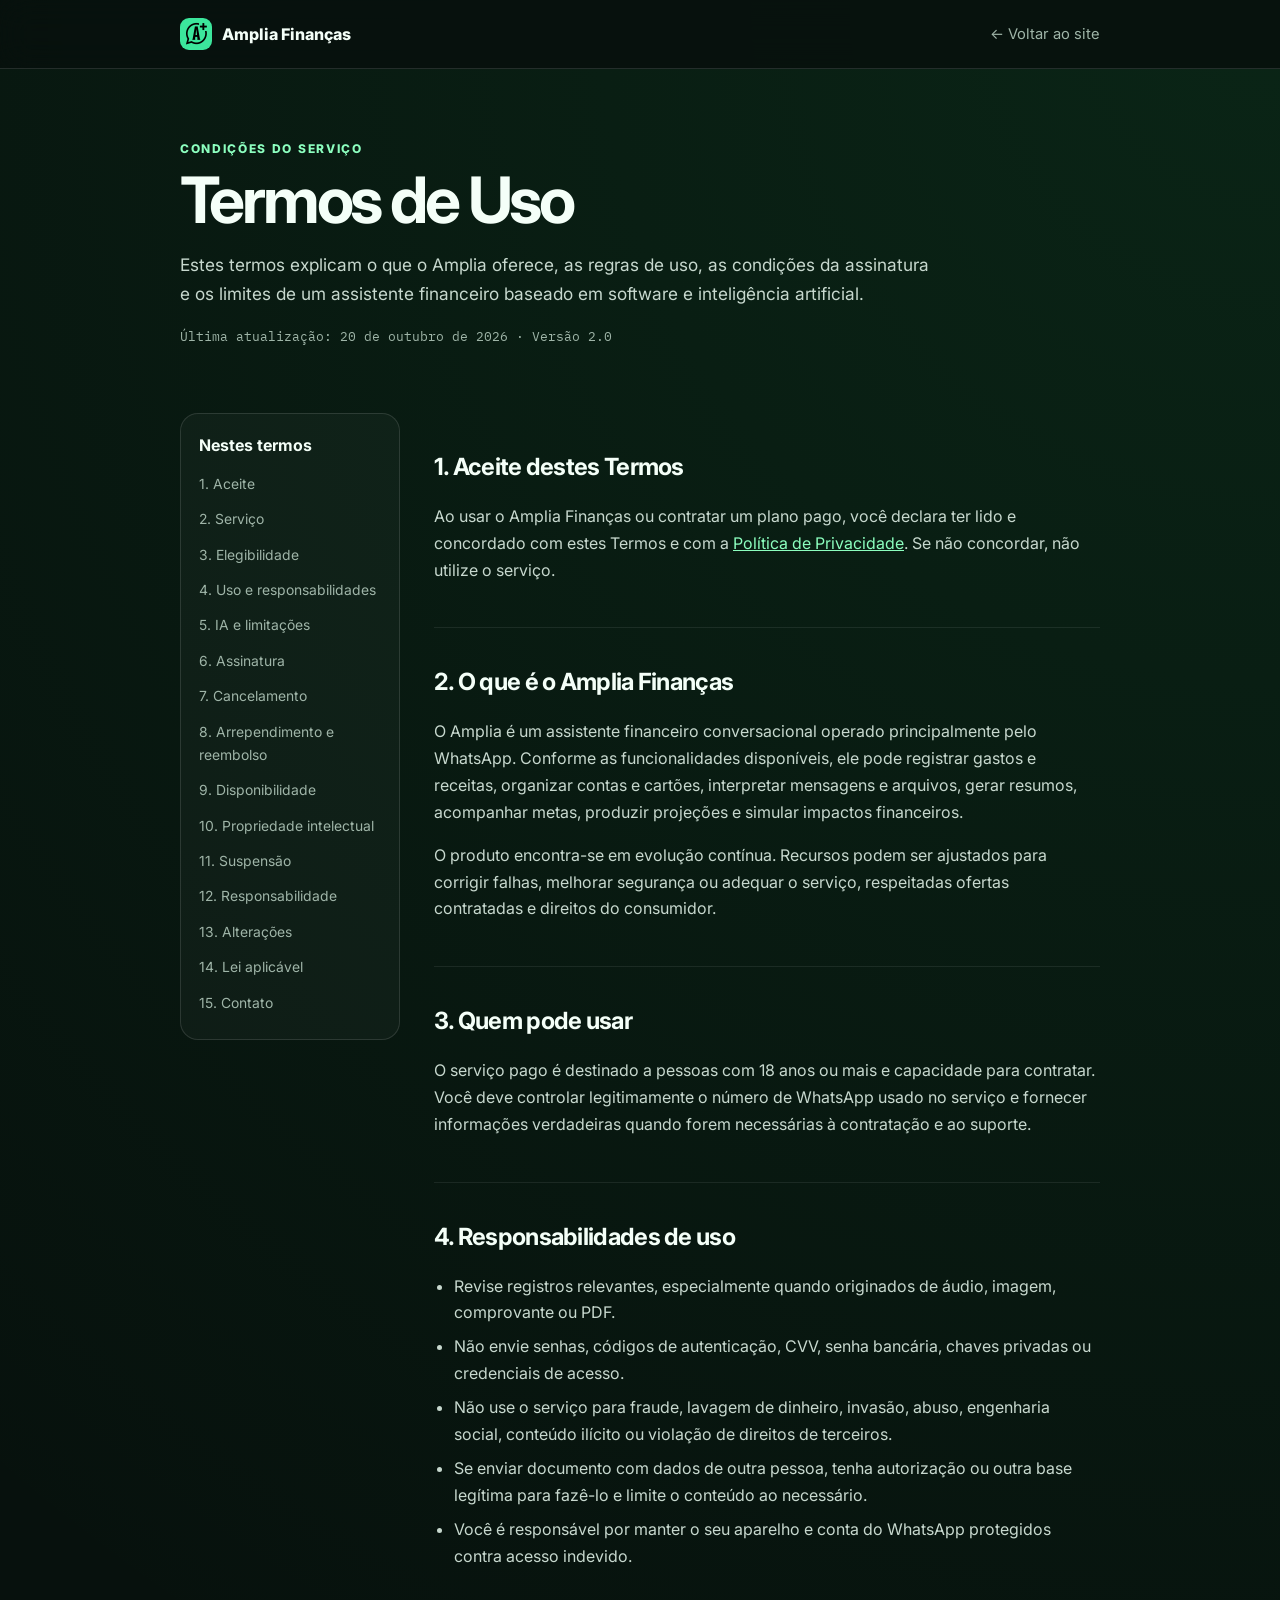
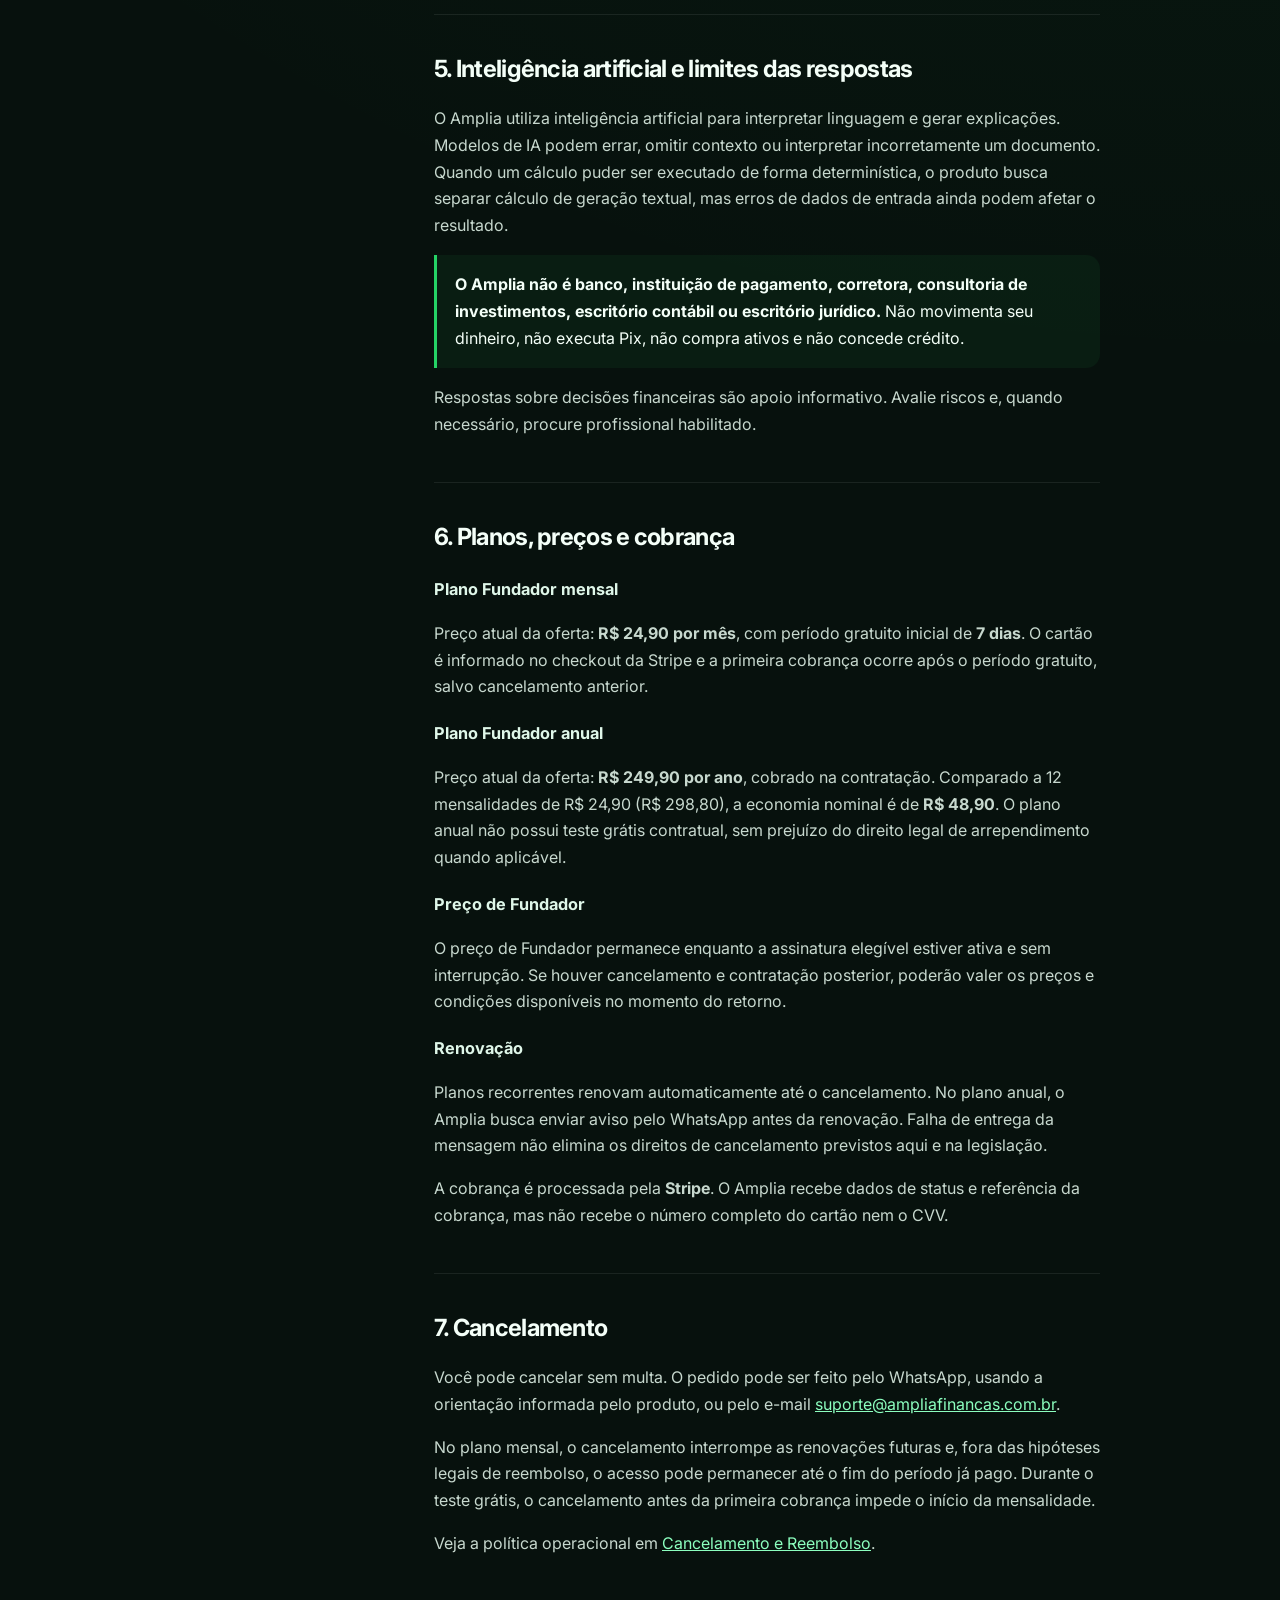
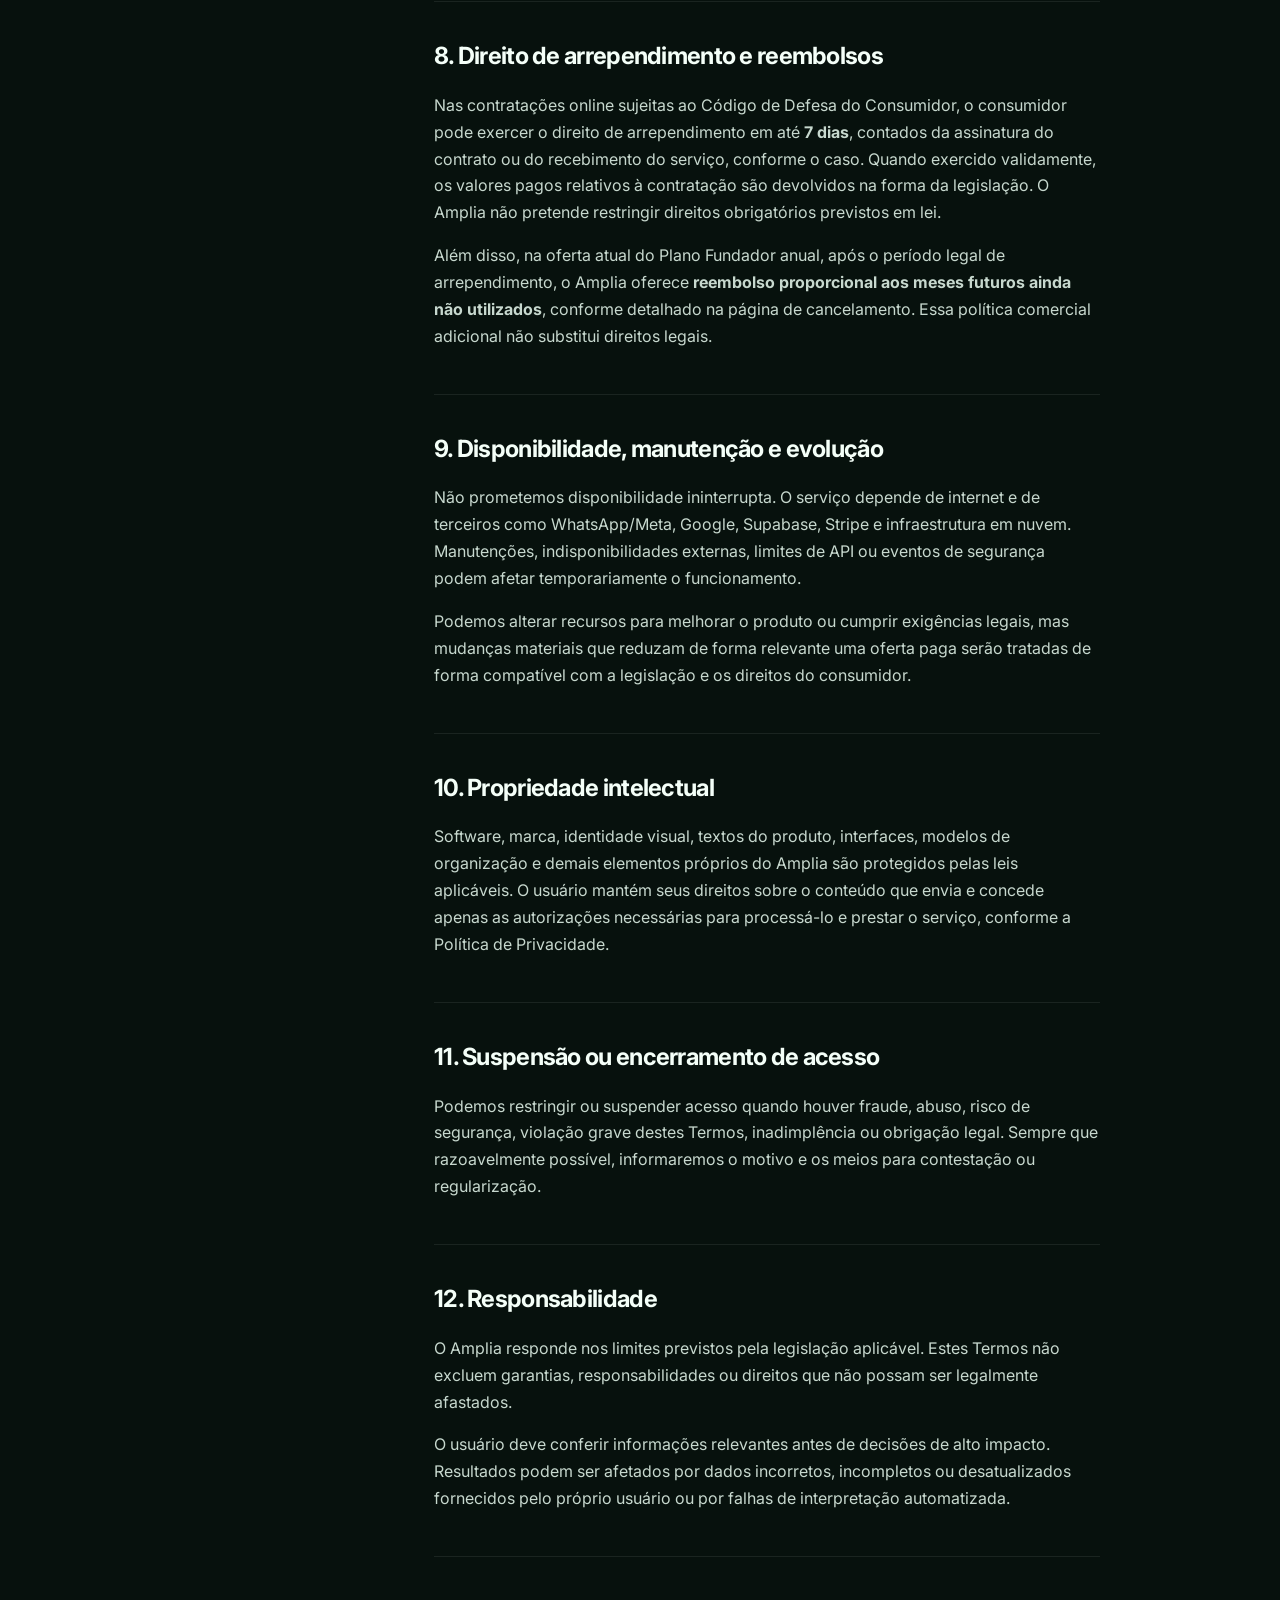
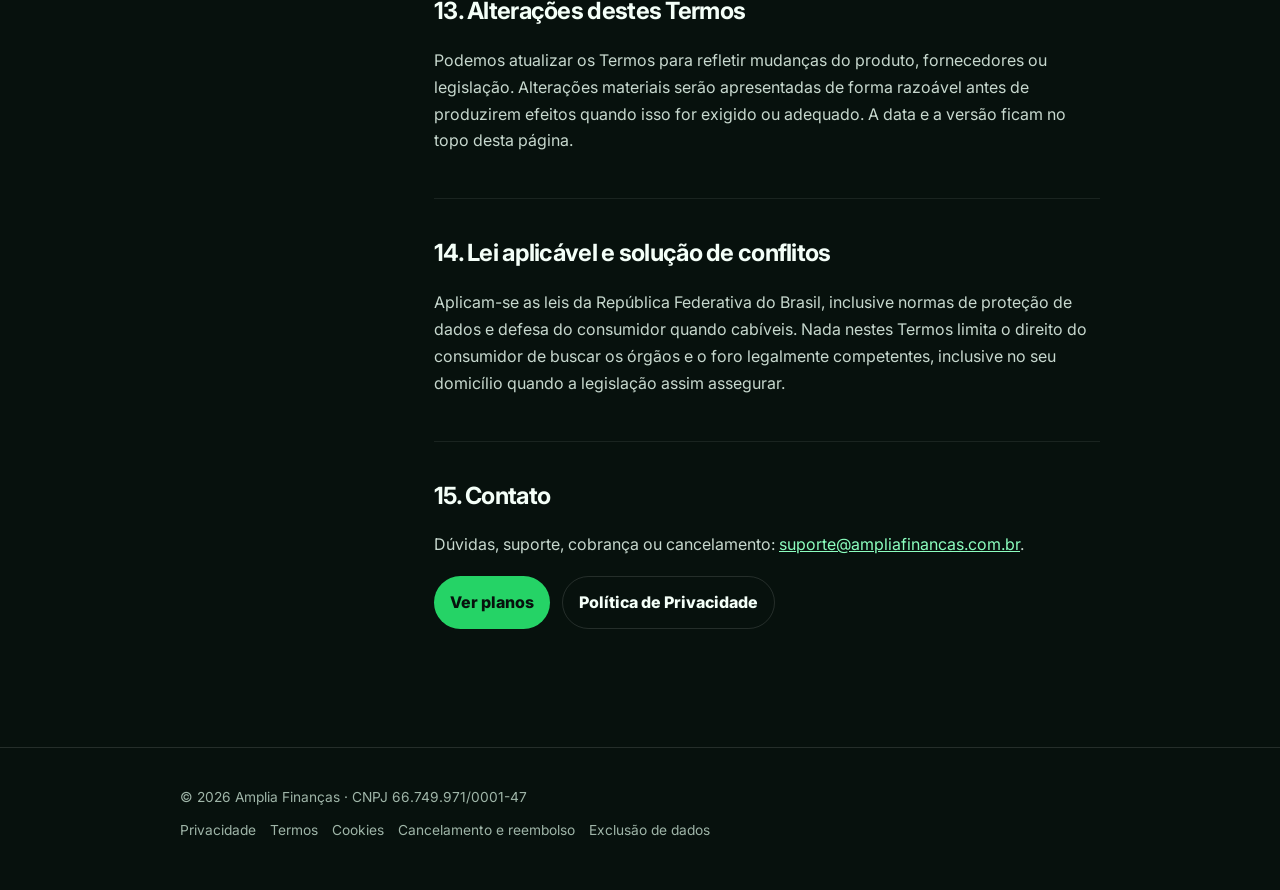
<file: termos.html>
<!DOCTYPE html><html lang="pt-BR"><head>
<meta charset="UTF-8"><meta name="viewport" content="width=device-width,initial-scale=1"><title>Termos de Uso — Amplia Finanças</title>
<meta name="description" content="Termos de Uso do Amplia Finanças: serviço, assinatura, IA, responsabilidades, cancelamento e condições do Plano Fundador.">
<link rel="canonical" href="https://ampliafinancas.com.br/termos"><link rel="icon" href="/favicon.ico"><link rel="apple-touch-icon" href="/apple-touch-icon.png">
<link rel="preconnect" href="https://fonts.googleapis.com"><link rel="preconnect" href="https://fonts.gstatic.com" crossorigin>
<link href="https://fonts.googleapis.com/css2?family=Inter:wght@400;500;600;700;800;900&family=IBM+Plex+Mono:wght@500;600&display=swap" rel="stylesheet"><link rel="stylesheet" href="/legal.css">
</head><body>
<nav class="nav"><div class="wrap"><a class="brand" href="/"><img src="/icon-512.png" width="32" height="32" alt="">Amplia Finanças</a><a class="back" href="/">← Voltar ao site</a></div></nav>
<header class="hero"><div class="wrap"><div class="kicker">Condições do serviço</div><h1>Termos de Uso</h1><p class="lead">Estes termos explicam o que o Amplia oferece, as regras de uso, as condições da assinatura e os limites de um assistente financeiro baseado em software e inteligência artificial.</p><p class="meta">Última atualização: 20 de outubro de 2026 · Versão 2.0</p></div></header>
<main class="wrap layout"><aside class="toc"><b>Nestes termos</b><a href="#aceite">1. Aceite</a><a href="#servico">2. Serviço</a><a href="#elegibilidade">3. Elegibilidade</a><a href="#uso">4. Uso e responsabilidades</a><a href="#ia">5. IA e limitações</a><a href="#assinatura">6. Assinatura</a><a href="#cancelamento">7. Cancelamento</a><a href="#arrependimento">8. Arrependimento e reembolso</a><a href="#disponibilidade">9. Disponibilidade</a><a href="#propriedade">10. Propriedade intelectual</a><a href="#suspensao">11. Suspensão</a><a href="#responsabilidade">12. Responsabilidade</a><a href="#alteracoes">13. Alterações</a><a href="#lei">14. Lei aplicável</a><a href="#contato">15. Contato</a></aside>
<article>
<section id="aceite"><h2>1. Aceite destes Termos</h2><p>Ao usar o Amplia Finanças ou contratar um plano pago, você declara ter lido e concordado com estes Termos e com a <a href="/privacidade">Política de Privacidade</a>. Se não concordar, não utilize o serviço.</p></section>
<section id="servico"><h2>2. O que é o Amplia Finanças</h2><p>O Amplia é um assistente financeiro conversacional operado principalmente pelo WhatsApp. Conforme as funcionalidades disponíveis, ele pode registrar gastos e receitas, organizar contas e cartões, interpretar mensagens e arquivos, gerar resumos, acompanhar metas, produzir projeções e simular impactos financeiros.</p><p>O produto encontra-se em evolução contínua. Recursos podem ser ajustados para corrigir falhas, melhorar segurança ou adequar o serviço, respeitadas ofertas contratadas e direitos do consumidor.</p></section>
<section id="elegibilidade"><h2>3. Quem pode usar</h2><p>O serviço pago é destinado a pessoas com 18 anos ou mais e capacidade para contratar. Você deve controlar legitimamente o número de WhatsApp usado no serviço e fornecer informações verdadeiras quando forem necessárias à contratação e ao suporte.</p></section>
<section id="uso"><h2>4. Responsabilidades de uso</h2><ul class="plain"><li>Revise registros relevantes, especialmente quando originados de áudio, imagem, comprovante ou PDF.</li><li>Não envie senhas, códigos de autenticação, CVV, senha bancária, chaves privadas ou credenciais de acesso.</li><li>Não use o serviço para fraude, lavagem de dinheiro, invasão, abuso, engenharia social, conteúdo ilícito ou violação de direitos de terceiros.</li><li>Se enviar documento com dados de outra pessoa, tenha autorização ou outra base legítima para fazê-lo e limite o conteúdo ao necessário.</li><li>Você é responsável por manter o seu aparelho e conta do WhatsApp protegidos contra acesso indevido.</li></ul></section>
<section id="ia"><h2>5. Inteligência artificial e limites das respostas</h2><p>O Amplia utiliza inteligência artificial para interpretar linguagem e gerar explicações. Modelos de IA podem errar, omitir contexto ou interpretar incorretamente um documento. Quando um cálculo puder ser executado de forma determinística, o produto busca separar cálculo de geração textual, mas erros de dados de entrada ainda podem afetar o resultado.</p><div class="callout"><strong>O Amplia não é banco, instituição de pagamento, corretora, consultoria de investimentos, escritório contábil ou escritório jurídico.</strong> Não movimenta seu dinheiro, não executa Pix, não compra ativos e não concede crédito.</div><p>Respostas sobre decisões financeiras são apoio informativo. Avalie riscos e, quando necessário, procure profissional habilitado.</p></section>
<section id="assinatura"><h2>6. Planos, preços e cobrança</h2><h3>Plano Fundador mensal</h3><p>Preço atual da oferta: <strong>R$ 24,90 por mês</strong>, com período gratuito inicial de <strong>7 dias</strong>. O cartão é informado no checkout da Stripe e a primeira cobrança ocorre após o período gratuito, salvo cancelamento anterior.</p><h3>Plano Fundador anual</h3><p>Preço atual da oferta: <strong>R$ 249,90 por ano</strong>, cobrado na contratação. Comparado a 12 mensalidades de R$ 24,90 (R$ 298,80), a economia nominal é de <strong>R$ 48,90</strong>. O plano anual não possui teste grátis contratual, sem prejuízo do direito legal de arrependimento quando aplicável.</p><h3>Preço de Fundador</h3><p>O preço de Fundador permanece enquanto a assinatura elegível estiver ativa e sem interrupção. Se houver cancelamento e contratação posterior, poderão valer os preços e condições disponíveis no momento do retorno.</p><h3>Renovação</h3><p>Planos recorrentes renovam automaticamente até o cancelamento. No plano anual, o Amplia busca enviar aviso pelo WhatsApp antes da renovação. Falha de entrega da mensagem não elimina os direitos de cancelamento previstos aqui e na legislação.</p><p>A cobrança é processada pela <strong>Stripe</strong>. O Amplia recebe dados de status e referência da cobrança, mas não recebe o número completo do cartão nem o CVV.</p></section>
<section id="cancelamento"><h2>7. Cancelamento</h2><p>Você pode cancelar sem multa. O pedido pode ser feito pelo WhatsApp, usando a orientação informada pelo produto, ou pelo e-mail <a href="mailto:suporte@ampliafinancas.com.br?subject=Cancelamento%20-%20Amplia%20Finan%C3%A7as">suporte@ampliafinancas.com.br</a>.</p><p>No plano mensal, o cancelamento interrompe as renovações futuras e, fora das hipóteses legais de reembolso, o acesso pode permanecer até o fim do período já pago. Durante o teste grátis, o cancelamento antes da primeira cobrança impede o início da mensalidade.</p><p>Veja a política operacional em <a href="/cancelamento">Cancelamento e Reembolso</a>.</p></section>
<section id="arrependimento"><h2>8. Direito de arrependimento e reembolsos</h2><p>Nas contratações online sujeitas ao Código de Defesa do Consumidor, o consumidor pode exercer o direito de arrependimento em até <strong>7 dias</strong>, contados da assinatura do contrato ou do recebimento do serviço, conforme o caso. Quando exercido validamente, os valores pagos relativos à contratação são devolvidos na forma da legislação. O Amplia não pretende restringir direitos obrigatórios previstos em lei.</p><p>Além disso, na oferta atual do Plano Fundador anual, após o período legal de arrependimento, o Amplia oferece <strong>reembolso proporcional aos meses futuros ainda não utilizados</strong>, conforme detalhado na página de cancelamento. Essa política comercial adicional não substitui direitos legais.</p></section>
<section id="disponibilidade"><h2>9. Disponibilidade, manutenção e evolução</h2><p>Não prometemos disponibilidade ininterrupta. O serviço depende de internet e de terceiros como WhatsApp/Meta, Google, Supabase, Stripe e infraestrutura em nuvem. Manutenções, indisponibilidades externas, limites de API ou eventos de segurança podem afetar temporariamente o funcionamento.</p><p>Podemos alterar recursos para melhorar o produto ou cumprir exigências legais, mas mudanças materiais que reduzam de forma relevante uma oferta paga serão tratadas de forma compatível com a legislação e os direitos do consumidor.</p></section>
<section id="propriedade"><h2>10. Propriedade intelectual</h2><p>Software, marca, identidade visual, textos do produto, interfaces, modelos de organização e demais elementos próprios do Amplia são protegidos pelas leis aplicáveis. O usuário mantém seus direitos sobre o conteúdo que envia e concede apenas as autorizações necessárias para processá-lo e prestar o serviço, conforme a Política de Privacidade.</p></section>
<section id="suspensao"><h2>11. Suspensão ou encerramento de acesso</h2><p>Podemos restringir ou suspender acesso quando houver fraude, abuso, risco de segurança, violação grave destes Termos, inadimplência ou obrigação legal. Sempre que razoavelmente possível, informaremos o motivo e os meios para contestação ou regularização.</p></section>
<section id="responsabilidade"><h2>12. Responsabilidade</h2><p>O Amplia responde nos limites previstos pela legislação aplicável. Estes Termos não excluem garantias, responsabilidades ou direitos que não possam ser legalmente afastados.</p><p>O usuário deve conferir informações relevantes antes de decisões de alto impacto. Resultados podem ser afetados por dados incorretos, incompletos ou desatualizados fornecidos pelo próprio usuário ou por falhas de interpretação automatizada.</p></section>
<section id="alteracoes"><h2>13. Alterações destes Termos</h2><p>Podemos atualizar os Termos para refletir mudanças do produto, fornecedores ou legislação. Alterações materiais serão apresentadas de forma razoável antes de produzirem efeitos quando isso for exigido ou adequado. A data e a versão ficam no topo desta página.</p></section>
<section id="lei"><h2>14. Lei aplicável e solução de conflitos</h2><p>Aplicam-se as leis da República Federativa do Brasil, inclusive normas de proteção de dados e defesa do consumidor quando cabíveis. Nada nestes Termos limita o direito do consumidor de buscar os órgãos e o foro legalmente competentes, inclusive no seu domicílio quando a legislação assim assegurar.</p></section>
<section id="contato"><h2>15. Contato</h2><p>Dúvidas, suporte, cobrança ou cancelamento: <a href="mailto:suporte@ampliafinancas.com.br">suporte@ampliafinancas.com.br</a>.</p><div class="actions"><a class="btn primary" href="/assinar">Ver planos</a><a class="btn secondary" href="/privacidade">Política de Privacidade</a></div></section>
</article></main>
<footer><div class="wrap">© 2026 Amplia Finanças · CNPJ 66.749.971/0001-47<div class="footlinks"><a href="/privacidade">Privacidade</a><a href="/termos">Termos</a><a href="/cookies">Cookies</a><a href="/cancelamento">Cancelamento e reembolso</a><a href="/exclusao-dados">Exclusão de dados</a></div></div></footer>
</body></html>
</file>
<file: legal.css>
:root{--bg:#07110d;--panel:#0d1c15;--panel2:#10241a;--ink:#f4fff8;--muted:#9fb5a8;--mint:#8cffbf;--green:#25d366;--line:rgba(255,255,255,.12);--max:920px}
*{box-sizing:border-box}html{scroll-behavior:smooth}body{margin:0;background:radial-gradient(circle at top right,rgba(37,211,102,.10),transparent 34%),var(--bg);color:var(--ink);font-family:Inter,system-ui,-apple-system,BlinkMacSystemFont,"Segoe UI",sans-serif;line-height:1.68}
a{color:var(--mint)}.wrap{width:min(var(--max),calc(100% - 36px));margin:auto}.nav{position:sticky;top:0;z-index:10;background:rgba(7,17,13,.88);backdrop-filter:blur(16px);border-bottom:1px solid var(--line)}.nav .wrap{height:68px;display:flex;align-items:center;justify-content:space-between;gap:18px}.brand{display:flex;align-items:center;gap:10px;color:var(--ink);text-decoration:none;font-weight:800}.brand img{border-radius:9px}.back{color:var(--muted);text-decoration:none;font-size:.92rem}.back:hover{color:var(--ink)}
.hero{padding:70px 0 28px}.kicker{text-transform:uppercase;letter-spacing:.14em;font-size:.75rem;font-weight:800;color:var(--mint)}h1{font-size:clamp(2.2rem,7vw,4rem);line-height:1.02;letter-spacing:-.055em;margin:.5rem 0 1rem}.lead{font-size:1.08rem;color:#c7d8ce;max-width:760px}.meta{font-size:.84rem;color:var(--muted);font-family:"IBM Plex Mono",monospace}
.notice{margin:28px 0;padding:18px 20px;border:1px solid rgba(140,255,191,.25);background:rgba(140,255,191,.055);border-radius:18px}.notice strong{color:var(--mint)}
.layout{display:grid;grid-template-columns:220px minmax(0,1fr);gap:34px;padding:24px 0 72px}.toc{position:sticky;top:94px;align-self:start;padding:18px;border:1px solid var(--line);border-radius:18px;background:rgba(255,255,255,.03)}.toc b{display:block;margin-bottom:8px}.toc a{display:block;color:var(--muted);text-decoration:none;padding:6px 0;font-size:.87rem}.toc a:hover{color:var(--mint)}
article{min-width:0}section{scroll-margin-top:92px;padding:8px 0 28px;border-bottom:1px solid rgba(255,255,255,.08)}section:last-child{border-bottom:0}h2{font-size:1.48rem;letter-spacing:-.03em;margin:26px 0 10px}h3{font-size:1.02rem;margin:20px 0 5px;color:#dff7e9}p,li{color:#c7d8ce}.plain{padding-left:1.25rem}.plain li+li{margin-top:.45rem}
.table{overflow:auto;border:1px solid var(--line);border-radius:16px;margin:14px 0 20px}table{border-collapse:collapse;width:100%;min-width:650px;background:rgba(255,255,255,.025)}th,td{text-align:left;vertical-align:top;padding:13px 14px;border-bottom:1px solid rgba(255,255,255,.08);font-size:.9rem}th{color:var(--ink);background:rgba(255,255,255,.035)}td{color:#c7d8ce}tr:last-child td{border-bottom:0}
.callout{padding:16px 18px;border-left:3px solid var(--green);background:rgba(37,211,102,.06);border-radius:0 14px 14px 0}.actions{display:flex;gap:12px;flex-wrap:wrap;margin:18px 0}.btn{display:inline-flex;align-items:center;justify-content:center;padding:12px 16px;border-radius:999px;text-decoration:none;font-weight:800}.primary{background:var(--green);color:#07110d}.secondary{border:1px solid var(--line);color:var(--ink)}
footer{border-top:1px solid var(--line);padding:38px 0 48px;color:var(--muted);font-size:.86rem}.footlinks{display:flex;gap:14px;flex-wrap:wrap;margin-top:10px}.footlinks a{color:var(--muted);text-decoration:none}.footlinks a:hover{color:var(--mint)}
@media(max-width:760px){.layout{grid-template-columns:1fr}.toc{position:static}.hero{padding-top:48px}.nav .wrap{height:62px}}
</file>
